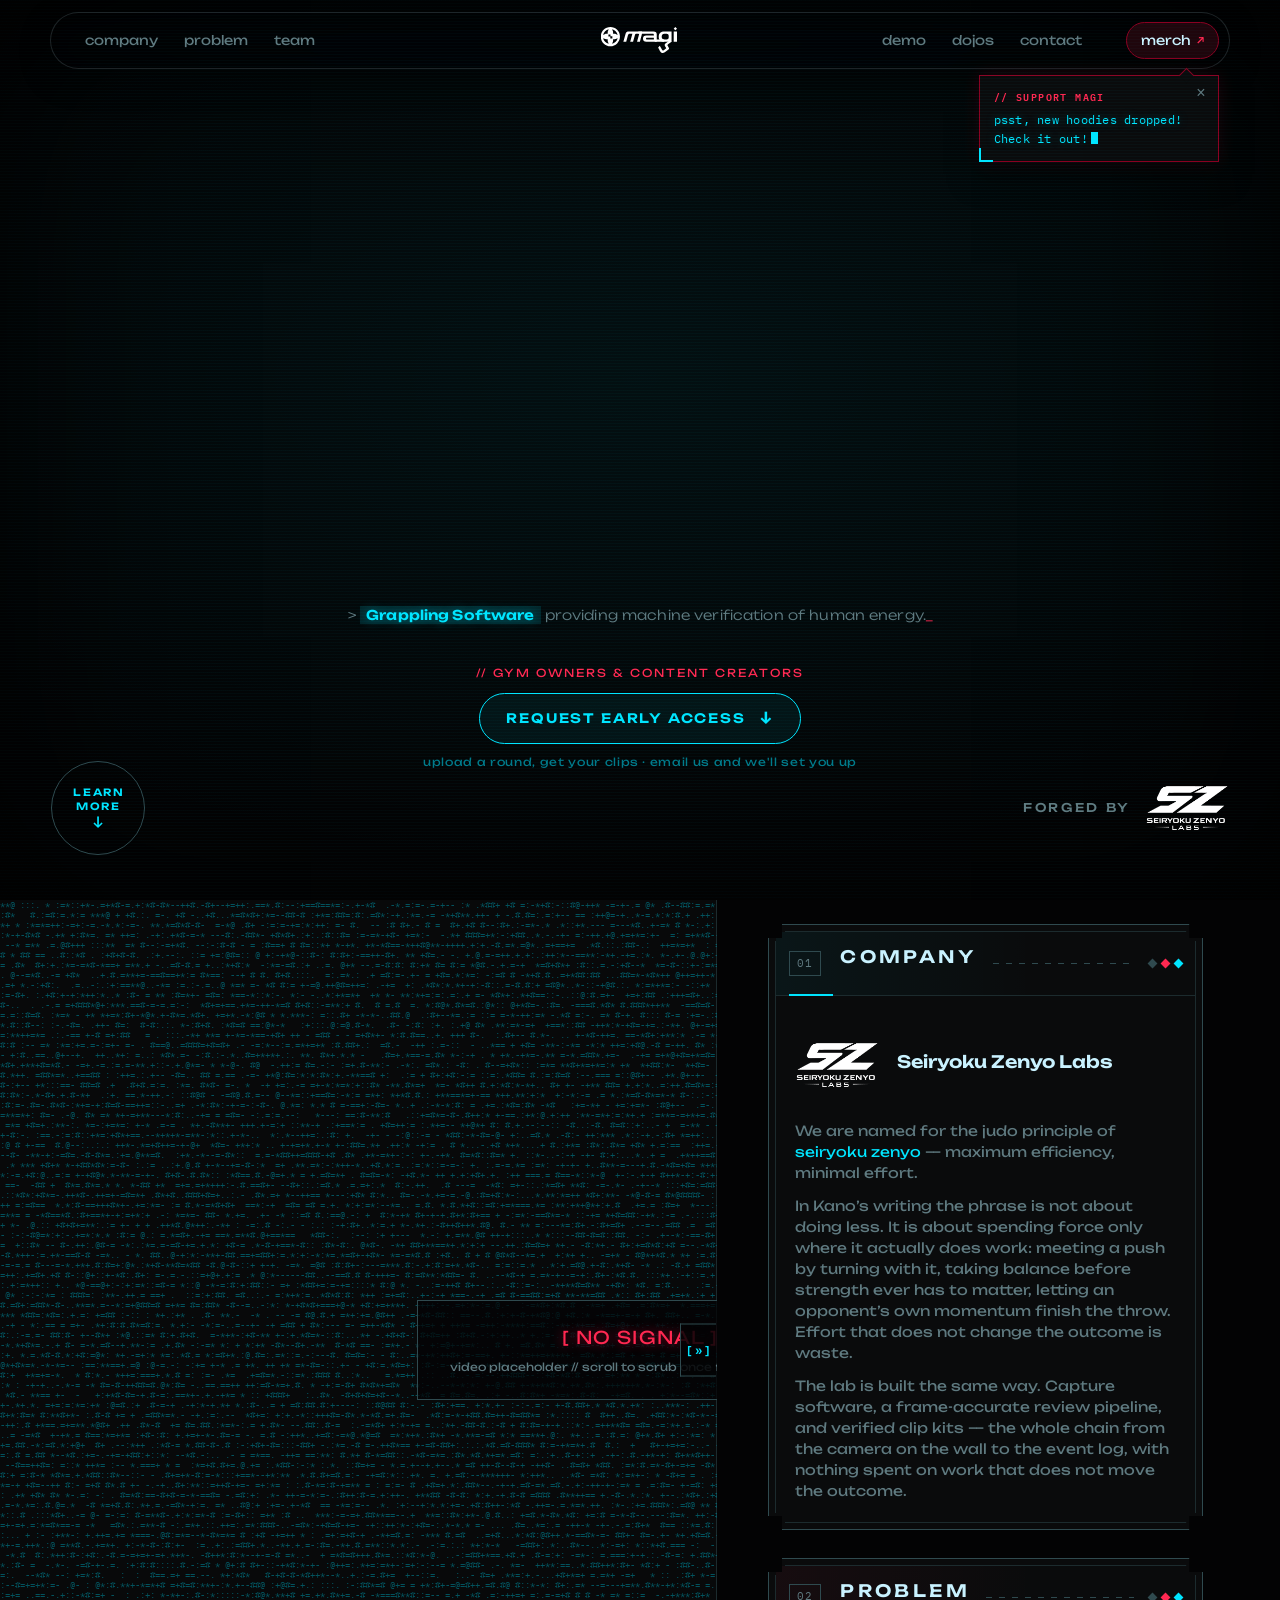
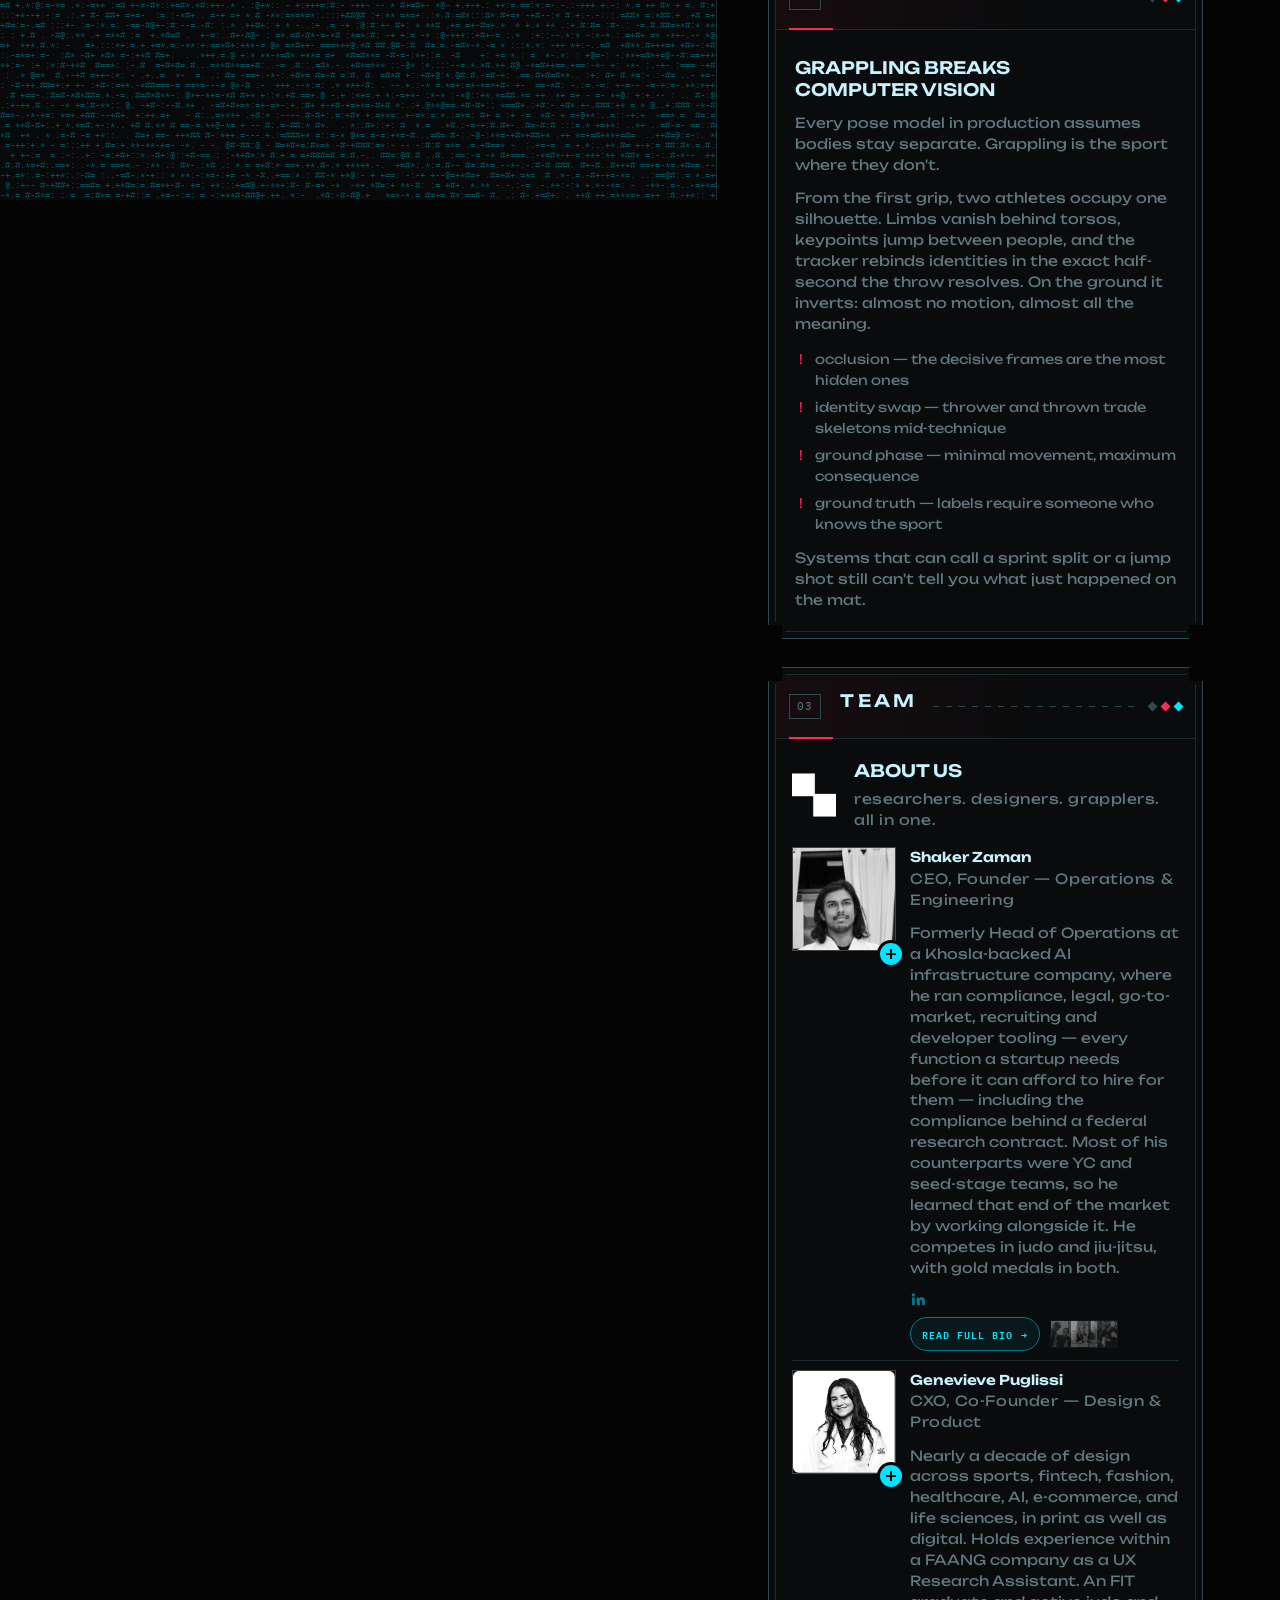
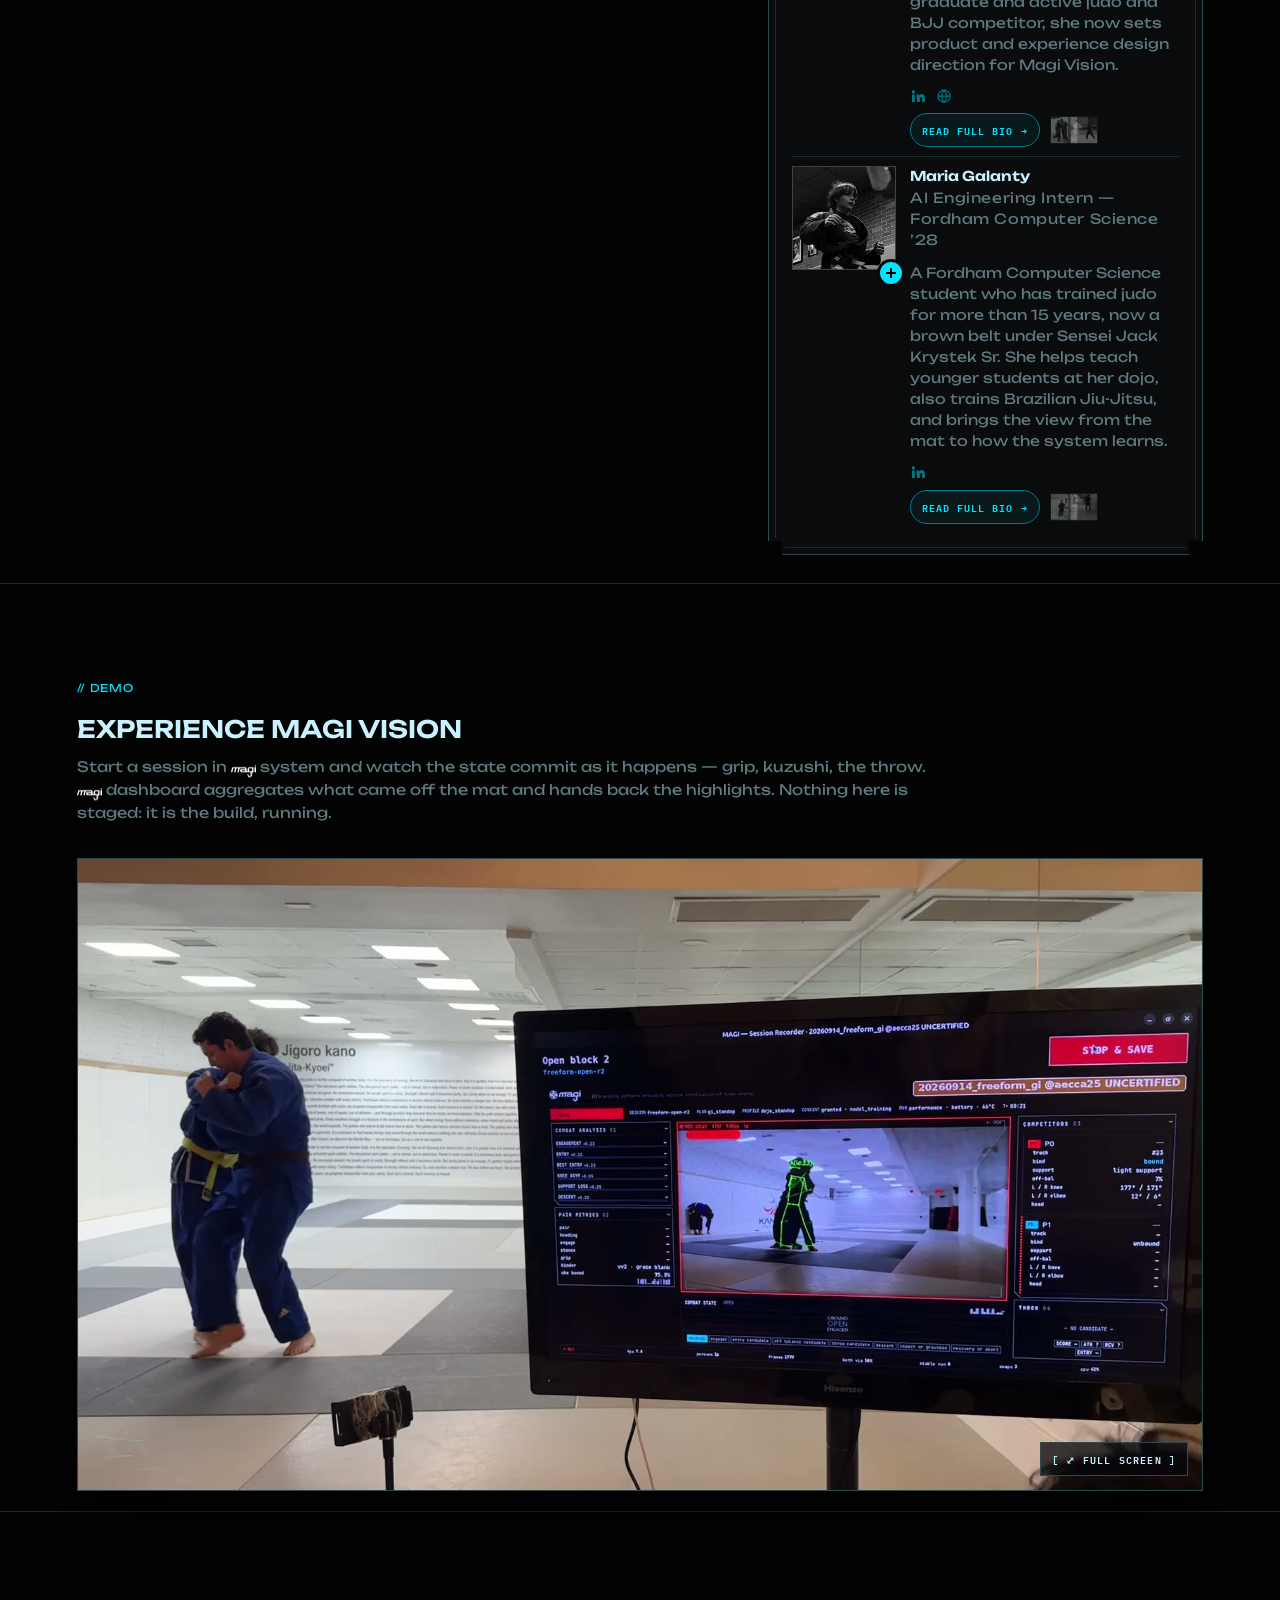
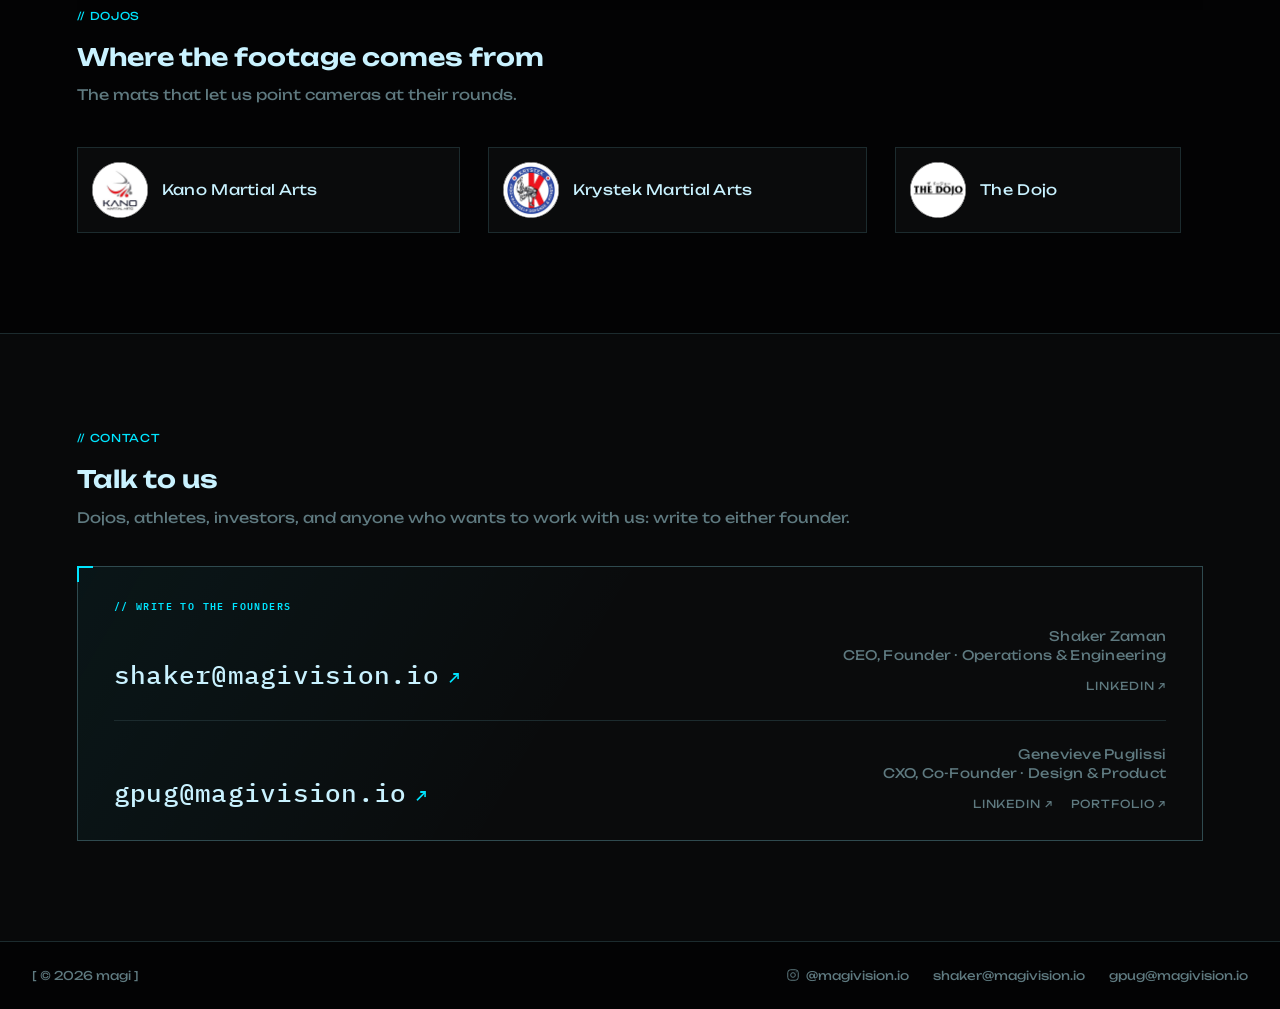
<file: index.html>
<!DOCTYPE html>
<html lang="en">
<head>
<meta charset="UTF-8">
<meta name="viewport" content="width=device-width, initial-scale=1.0">
<title>magi</title>
<!-- The liquid-metal magi pentacle on a dark disc (from magi_social/pfp).
     ?v= busts the browser's favicon cache when it changes. -->
<link rel="icon" href="/favicon.ico?v=20261118" sizes="any">
<link rel="icon" href="assets/img/favicon/favicon-32.png?v=20261118" sizes="32x32" type="image/png">
<link rel="icon" href="assets/img/favicon/favicon-192.png?v=20261118" sizes="192x192" type="image/png">
<link rel="apple-touch-icon" href="assets/img/favicon/apple-touch-icon.png?v=20261118">
<meta name="description" content="See clearly. Move simply. Waste nothing.">
<meta property="og:type" content="website">
<meta property="og:site_name" content="Magi Vision">
<meta property="og:title" content="Magi Vision">
<meta property="og:description" content="See clearly. Move simply. Waste nothing.">
<meta property="og:url" content="https://magivision.io/">
<meta property="og:image" content="https://magivision.io/assets/img/og/magi-og.png?v=20261124b">
<meta property="og:image:width" content="1200">
<meta property="og:image:height" content="630">
<meta property="og:image:alt" content="Liquid metal magi pentacle. See clearly. Move simply. Waste nothing.">
<meta name="twitter:card" content="summary_large_image">
<meta name="twitter:title" content="Magi Vision">
<meta name="twitter:description" content="See clearly. Move simply. Waste nothing.">
<meta name="twitter:image" content="https://magivision.io/assets/img/og/magi-og.png?v=20261124b">
<link rel="preconnect" href="https://fonts.googleapis.com">
<link rel="preconnect" href="https://fonts.gstatic.com" crossorigin>
<link href="https://fonts.googleapis.com/css2?family=IBM+Plex+Mono:wght@400;500;600;700&display=swap" rel="stylesheet">
<link rel="stylesheet" href="css/style.css?v=20261122a">
<link rel="stylesheet" href="css/header-pill.css?v=20261122a">
</head>
<body>

<div class="crt-overlay" aria-hidden="true"></div>
<svg class="filter-defs" aria-hidden="true" focusable="false" width="0" height="0">
  <filter id="fisheye" x="0" y="0" width="100%" height="100%" color-interpolation-filters="sRGB">
    <feImage href="assets/img/fisheye-map.png" preserveAspectRatio="none"
             x="0" y="0" width="100%" height="100%" result="map"/>
    <feDisplacementMap in="SourceGraphic" in2="map" scale="25"
                       xChannelSelector="R" yChannelSelector="G"/>
  </filter>
</svg>

<header class="site-header" id="site-header">
  <a class="logo" href="#top" aria-label="magi — top">
    <img class="logo-lockup" src="assets/img/magi-lockup-v3.svg" alt="magi">
  </a>
  <button class="nav-toggle" id="nav-toggle" type="button"
          aria-expanded="false" aria-controls="site-nav" aria-label="Open menu">
    <span aria-hidden="true"></span><span aria-hidden="true"></span><span aria-hidden="true"></span>
  </button>
  <nav class="site-nav" id="site-nav">
    <a href="#company">company</a>
    <a href="#problem">problem</a>
    <a href="#team">team</a>
    <a href="#demo">demo</a>
    <a href="#dojos">dojos</a>
    <a href="#contact">contact</a>
  </nav>
  <!-- Merch sits apart from the section links: it is another page, not a
       place on this one, and it carries the support callout. -->
  <div class="nav-merch">
    <a class="merch-link" href="shop">merch <span aria-hidden="true">&nearr;</span></a>
    <div class="merch-cta" id="merch-cta" role="note">
      <a class="merch-cta-link" href="shop#zip-up">
        <span class="merch-cta-kicker">// support magi</span>
        <span class="merch-cta-text">psst, new hoodies dropped!<br>Check it out!<i class="merch-cta-cursor" aria-hidden="true"></i></span>
      </a>
      <button class="merch-cta-close" id="merch-cta-close" type="button" aria-label="Dismiss">&times;</button>
    </div>
  </div>
</header>

<main>

  <section class="hero" id="top" data-header-tone="glass">

    <!-- Background. The CRT loader video is gone: it sat dead centre, which is
         where the wordmark belongs, and a looping video competing with the
         lockup is what pushed the lockup into a corner in the first place.
         Diamonds drift up in its place — the same mark the HUD uses for a
         committed state, so the field is built from the product's own
         vocabulary. Populated by main.js. -->
    <div class="hero-field" aria-hidden="true">
      <div class="hero-diamonds" id="hero-diamonds"></div>
      <div class="hero-scanlines"></div>
      <div class="hero-glare"></div>
    </div>

    <!-- The wordmark, centred. The liquid-metal lockup carries both the mark
         and the letterforms, so there is no typed `magi` any more. -->
    <div class="hero-stack">
    <h1 class="hero-title">
      <span class="visually-hidden">magi</span>
      <!-- The lockup is a VIDEO so the liquid metal actually moves. The source
           is H.264, which has no alpha, and its background is light grey — the
           inverse of this site. It is keyed out in CSS rather than in the file:
           invert flips the grey to near-black and the dark logo to bright,
           contrast crushes what is left of the background to true black, and
           `mix-blend-mode: screen` makes true black contribute nothing. See
           .hero-mark in style.css. -->
      <video class="hero-mark" id="hero-mark" autoplay muted loop playsinline
             preload="auto" aria-hidden="true" width="2880" height="1080">
        <source src="assets/video/magi-liquid-metal.mp4" type="video/mp4">
      </video>
      <!-- Touch only: the frames are keyed and drawn here instead, because the
           CSS knockout depends on mix-blend-mode. See keyedCanvas() in main.js. -->
      <canvas class="hero-mark-canvas" id="hero-mark-canvas" aria-hidden="true"></canvas>
      <!-- Touch fallback: a pre-keyed still of the mark, shown only if the clip
           never yields a usable frame. See heroMark() in main.js. -->
      <img class="hero-mark-still" src="assets/img/magi-mark-still.png" alt="" aria-hidden="true" width="1440" height="540">
    </h1>

      <!-- Directly under the lockup and centred on it, so the claim reads as
           the lockup's own caption rather than as unrelated corner copy.
           main.js types it out once the page has loaded. -->
      <p class="hero-sub" id="hero-sub">&gt; <span class="hl">Grappling Software</span> providing machine verification of human energy.<span class="cursor">_</span></p>
      <!-- Call to action v1 (2026-11-06): early access by email; scripts/cta_v2_switch.sh swaps in the app link -->
      <div class="try-cta" id="try-cta">
        <span class="try-cta-kicker">// gym owners &amp; content creators</span>
        <a class="try-cta-btn" href="#contact">
          <span class="try-cta-text">REQUEST EARLY ACCESS</span>
          <span class="try-cta-arrow" aria-hidden="true">&darr;</span>
        </a>
        <span class="try-cta-note">upload a round, get your clips &middot; email us and we'll set you up</span>
      </div>
    </div>

    <!-- One baseline across the foot of the hero: the entry point on the left,
         the attribution on the right, sharing a horizontal line. -->
    <div class="hero-baseline">
      <a class="cta-dot" href="#company" aria-label="Learn more — scroll to the story">
        <span class="cta-dot-label">LEARN<br>MORE</span>
        <span class="cta-dot-arrow" aria-hidden="true">&darr;</span>
      </a>

      <div class="forged-by hero-forged">
        <span class="forged-by-text">Forged by</span>
        <img class="sz-logo" src="assets/img/sz-labs-logo.png" alt="SZ Labs">
      </div>
    </div>

  </section>

  <section class="deck-section" id="deck" data-header-tone="blue">

    <div class="video-bg-wrap" id="video-bg-wrap">
      <video class="bg-video" id="bg-video" muted playsinline preload="auto">
        <source src="assets/video/throw_asset_no_bg.mp4" type="video/mp4">
      </video>
      <!-- Every device: the video element is painted into this canvas instead
           of being composited itself, because `screen` let the ascii field show
           through the clip's dark areas. See deckBackdrop() in main.js. -->
      <canvas class="bg-canvas" id="bg-canvas" aria-hidden="true"></canvas>
      <!-- Touch fallback: a keyed still of the throw, shown only if the clip
           never decodes (Low Power Mode, Data Saver). See deckBackdrop(). -->
      <img class="bg-still" src="assets/img/throw-still.png" alt="" aria-hidden="true" loading="lazy">
      <button class="deck-toggle" id="deck-toggle" type="button" aria-expanded="true" aria-controls="cards-col">[ &raquo; ]</button>
      <div class="video-cursor" id="video-cursor" aria-hidden="true">UCHI-MATA!</div>
      <div class="video-placeholder" id="video-placeholder">
        <pre class="ascii-static" id="ascii-static" aria-hidden="true"></pre>
        <div class="signal-box">
          <span class="placeholder-label">[ NO SIGNAL ]</span>
          <span class="placeholder-sub">video placeholder // scroll to scrub once footage is added</span>
        </div>
      </div>
    </div>

    <div class="cards-col" id="cards-col">

      <div class="card-slot">
        <article class="deck-card" id="company">
          <header class="card-head accent-blue">
            <span class="card-idx">01</span>
            <h2 class="card-name">COMPANY</h2>
            <span class="card-rail" aria-hidden="true"></span>
            <span class="card-marks" aria-hidden="true"><i></i><i></i><i></i></span>
          </header>
          <div class="term-body">
            <div class="company-mark">
              <img class="pentacle sz-mark" src="assets/img/sz-labs-logo.png" alt="SZ Labs">
              <div class="company-mark-text">
                <h2>Seiryoku Zenyo Labs</h2>
              </div>
            </div>
            <p>We are named for the judo principle of <em>seiryoku zenyo</em> &mdash; maximum efficiency, minimal effort.</p>
            <p>In Kano&rsquo;s writing the phrase is not about doing less. It is about spending force only where it actually does work: meeting a push by turning with it, taking balance before strength ever has to matter, letting an opponent&rsquo;s own momentum finish the throw. Effort that does not change the outcome is waste.</p>
            <p>The lab is built the same way. Capture software, a frame-accurate review pipeline, and verified clip kits &mdash; the whole chain from the camera on the wall to the event log, with nothing spent on work that does not move the outcome.</p>
          </div>
        </article>
      </div>

      <div class="card-slot">
        <article class="deck-card" id="problem">
          <header class="card-head accent-red">
            <span class="card-idx">02</span>
            <h2 class="card-name">PROBLEM</h2>
            <span class="card-rail" aria-hidden="true"></span>
            <span class="card-marks" aria-hidden="true"><i></i><i></i><i></i></span>
          </header>
          <div class="term-body">
            <h2>GRAPPLING BREAKS<br>COMPUTER VISION</h2>
            <p>Every pose model in production assumes bodies stay separate. Grappling is the sport where they don't.</p>
            <p>From the first grip, two athletes occupy one silhouette. Limbs vanish behind torsos, keypoints jump between people, and the tracker rebinds identities in the exact half-second the throw resolves. On the ground it inverts: almost no motion, almost all the meaning.</p>
            <ul class="fail-list">
              <li>occlusion &mdash; the decisive frames are the most hidden ones</li>
              <li>identity swap &mdash; thrower and thrown trade skeletons mid-technique</li>
              <li>ground phase &mdash; minimal movement, maximum consequence</li>
              <li>ground truth &mdash; labels require someone who knows the sport</li>
            </ul>
            <p>Systems that can call a sprint split or a jump shot still can't tell you what just happened on the mat.</p>
          </div>
        </article>
      </div>

      <div class="card-slot">
        <article class="deck-card" id="team">
          <header class="card-head accent-red">
            <span class="card-idx">03</span>
            <h2 class="card-name">TEAM</h2>
            <span class="card-rail" aria-hidden="true"></span>
            <span class="card-marks" aria-hidden="true"><i></i><i></i><i></i></span>
          </header>
          <div class="term-body">
            <div class="company-mark">
              <img class="pentacle" src="assets/img/ajam-white.png" alt="AJAM mark">
              <div class="company-mark-text">
                <h2>ABOUT US</h2>
                <p class="mark-sub">researchers. designers. grapplers. all in one.</p>
              </div>
            </div>
            <ul class="team-list">
              <li class="member">
                <span class="member-shot-wrap"><img class="member-shot" src="assets/img/shaker.jpg" alt="Shaker Zaman"></span>
                <div class="member-text">
                  <h3>Shaker Zaman</h3>
                  <p class="member-role">CEO, Founder &mdash; Operations &amp; Engineering</p>
                  <p class="member-bio">Formerly Head of Operations at a Khosla-backed AI infrastructure company, where he ran compliance, legal, go-to-market, recruiting and developer tooling &mdash; every function a startup needs before it can afford to hire for them &mdash; including the compliance behind a federal research contract. Most of his counterparts were YC and seed-stage teams, so he learned that end of the market by working alongside it. He competes in judo and jiu-jitsu, with gold medals in both.</p>
                  <p class="member-links">
                    <a href="https://www.linkedin.com/in/shaker-zaman-a8656416b/" target="_blank" rel="noopener" aria-label="Shaker Zaman LinkedIn" title="LinkedIn"><svg viewBox="0 0 24 24" aria-hidden="true"><path d="M4.98 3.5a2.5 2.5 0 1 1 0 5 2.5 2.5 0 0 1 0-5zM3 9.75h4v11H3zM9.5 9.75h3.83v1.5h.05c.53-1 1.84-2.06 3.79-2.06 4.05 0 4.8 2.67 4.8 6.13v5.43h-4v-4.82c0-1.15-.02-2.63-1.6-2.63-1.6 0-1.85 1.25-1.85 2.55v4.9h-4z"/></svg></a>
                  </p>
                  <button class="member-open" type="button" aria-haspopup="dialog">Read full bio <span class="member-open-arrow" aria-hidden="true">&rarr;</span></button>
                  <template class="member-more">
                    <p>Shaker Zaman was Head of Operations at a Khosla-backed AI infrastructure company, where he held compliance, legal, go-to-market, recruiting and developer tooling at the same time &mdash; every function a startup needs before it can afford to hire someone to run them. That included the administrative and compliance work behind a federal research contract, and a daily counterpart list made up mostly of YC and seed-stage teams, which is how he came to know that end of the market: by working alongside it rather than studying it.</p>
                    <p>At Magi Vision he is founder and engineer at once. He builds the capture and analysis system the team runs on capture days and trains and competes in the sport it is built for, with gold medals in judo and jiu-jitsu.</p>
                    <ul class="bio-gallery">
                      <li><img src="assets/img/team/shaker-stleger-torres.jpg" alt="Shaker Zaman with Garry St. Leger and JT Torres" loading="lazy"><p class="bio-gallery-caption">With Garry St. Leger and ADCC World Champion JT Torres</p></li>
                      <li><img src="assets/img/team/shaker-imanari.jpg" alt="Shaker Zaman seated on the mat with Masakazu Imanari and a training partner under the Imanari Jiu-Jitsu logo" loading="lazy"><p class="bio-gallery-caption">With Masakazu Imanari</p></li>
                      <li><img src="assets/img/team/shaker-zahabi.jpg" alt="Shaker Zaman with Firas Zahabi at Tristar Gym" loading="lazy"><p class="bio-gallery-caption">With Firas Zahabi at Tristar Gym</p></li>
                    </ul>
                  </template>
                </div>
              </li>
              <li class="member">
                <span class="member-shot-wrap"><img class="member-shot" src="assets/img/genevieve.png" alt="Genevieve Puglissi"></span>
                <div class="member-text">
                  <h3>Genevieve Puglissi</h3>
                  <p class="member-role">CXO, Co-Founder &mdash; Design &amp; Product</p>
                  <p class="member-bio">Nearly a decade of design across sports, fintech, fashion, healthcare, AI, e-commerce, and life sciences, in print as well as digital. Holds experience within a FAANG company as a UX Research Assistant. An FIT graduate and active judo and BJJ competitor, she now sets product and experience design direction for Magi Vision.</p>
                  <p class="member-links">
                    <a href="https://www.linkedin.com/in/gen-pug/" target="_blank" rel="noopener" aria-label="Genevieve Puglissi LinkedIn" title="LinkedIn"><svg viewBox="0 0 24 24" aria-hidden="true"><path d="M4.98 3.5a2.5 2.5 0 1 1 0 5 2.5 2.5 0 0 1 0-5zM3 9.75h4v11H3zM9.5 9.75h3.83v1.5h.05c.53-1 1.84-2.06 3.79-2.06 4.05 0 4.8 2.67 4.8 6.13v5.43h-4v-4.82c0-1.15-.02-2.63-1.6-2.63-1.6 0-1.85 1.25-1.85 2.55v4.9h-4z"/></svg></a>
                    <a href="https://www.gen-pug.com/" target="_blank" rel="noopener" aria-label="Genevieve Puglissi Portfolio" title="Portfolio"><svg viewBox="0 0 24 24" aria-hidden="true" fill="none" stroke="currentColor" stroke-width="1.6"><circle cx="12" cy="12" r="9"/><path d="M3 12h18M12 3c2.5 2.6 3.8 5.6 3.8 9s-1.3 6.4-3.8 9c-2.5-2.6-3.8-5.6-3.8-9S9.5 5.6 12 3z"/></svg></a>
                  </p>
                  <button class="member-open" type="button" aria-haspopup="dialog">Read full bio <span class="member-open-arrow" aria-hidden="true">&rarr;</span></button>
                  <template class="member-more">
                    <p>Genevieve Puglissi has nearly a decade of design experience under her belt, spanning sports, fintech, fashion, healthcare, artificial intelligence, e-commerce, and life sciences. She has worked across print as well as digital mediums, within agencies used to high-pressure environments. She graduated from the Fashion Institute of Technology in 2024 with a BFA in Advertising &amp; Digital Design, a double minor in Creative Technology and Art History, and an AAS in Communication Design. She holds experience within a FAANG company as a UX Research Assistant.</p>
                    <p>She is an active competitor in judo and Brazilian Jiu-Jitsu, as well as an avid weightlifter. With a skill set accumulated across industries and roles, she is now creating something for a community she is part of &mdash; something that is not only beautiful, but also usable.</p>
                    <p>At Magi Vision, she sets product and experience design direction across the full team, designing across both hardware and software: the physical unit, how it mounts and sits in a gym, and the software coaches and athletes use. She owns the product surface &mdash; the capture software an operator runs and how the system reads from the mat side &mdash; and builds and presents the deck that goes in front of investors. She designs the operator HUD hands-on, iterating against the live build rather than static mocks, and runs the capture software herself on capture days.</p>
                    <p>She is also the bridge between engineering and design on the magi system. She works to understand emerging technologies well enough to put them to use, connecting Claude with the Tkinter interface so that what the operator sees is read truthfully from Shaker&rsquo;s engineering rather than approximated in a mock.</p>
                    <a class="bio-cta" href="https://www.gen-pug.com/magi-vision-case-study" target="_blank" rel="noopener">
                      <span class="bio-cta-text"><span class="bio-cta-kicker">Case study</span>See how magi went from 0 to 1, built alongside Shaker and Maria</span>
                      <span class="bio-cta-arrow" aria-hidden="true">&nearr;</span>
                    </a>
                    <ul class="bio-gallery">
                      <li><img src="assets/img/team/genevieve-clarisse.jpg" alt="Genevieve Puglissi and Clarisse holding medals in front of the Kano Martial Arts wall" loading="lazy"><p class="bio-gallery-caption">With Clarisse at Kano Martial Arts</p></li>
                      <li><img src="assets/img/team/genevieve-1.jpg" alt="Genevieve Puglissi in a blue gi, squaring off with an opponent at a judo tournament" loading="lazy"><p class="bio-gallery-caption">Squaring off at a judo tournament</p></li>
                    </ul>
                  </template>
                </div>
              </li>
              <li class="member">
                <span class="member-shot-wrap"><img class="member-shot" src="assets/img/maria.jpg" alt="Maria Galanty"></span>
                <div class="member-text">
                  <h3>Maria Galanty</h3>
                  <p class="member-role">AI Engineering Intern &mdash; Fordham Computer Science &rsquo;28</p>
                  <p class="member-bio">A Fordham Computer Science student who has trained judo for more than 15 years, now a brown belt under Sensei Jack Krystek Sr. She helps teach younger students at her dojo, also trains Brazilian Jiu-Jitsu, and brings the view from the mat to how the system learns.</p>
                  <p class="member-links">
                    <a href="https://www.linkedin.com/in/maria-galanty-187b3a275/" target="_blank" rel="noopener" aria-label="Maria Galanty LinkedIn" title="LinkedIn"><svg viewBox="0 0 24 24" aria-hidden="true"><path d="M4.98 3.5a2.5 2.5 0 1 1 0 5 2.5 2.5 0 0 1 0-5zM3 9.75h4v11H3zM9.5 9.75h3.83v1.5h.05c.53-1 1.84-2.06 3.79-2.06 4.05 0 4.8 2.67 4.8 6.13v5.43h-4v-4.82c0-1.15-.02-2.63-1.6-2.63-1.6 0-1.85 1.25-1.85 2.55v4.9h-4z"/></svg></a>
                  </p>
                  <button class="member-open" type="button" aria-haspopup="dialog">Read full bio <span class="member-open-arrow" aria-hidden="true">&rarr;</span></button>
                  <template class="member-more">
                    <p>Maria Galanty is a Computer Science student at Fordham University, but a huge part of who she is has always been shaped by judo. She started training when she was about four years old, and more than 15 years later, it is still one of the most important parts of her life. She is currently a brown belt under Sensei Jack Krystek Sr., helps teach younger students at her dojo, and continues to train and learn as much as she can. Judo has given her so much over the years, and one of the things she cares about most now is being able to give back to the same community that helped shape her. Teaching younger students and helping them grow in the sport has become just as meaningful to her as her own progress. She also trains in Brazilian Jiu-Jitsu, which has given her an even broader appreciation for grappling, movement, and the small technical details that can completely change what happens in a match.</p>
                    <p>That background is a big part of what brought her to Magi Vision. She has always loved understanding why things work, whether that means breaking down a judo technique, recognizing patterns in a match, or figuring out how technology can better understand human movement. At Magi Vision, she gets to bring those two sides of herself together.</p>
                    <p>What excites her most about the team&rsquo;s work is that she understands the sport not just from data or video, but from years of actually being on the mat. She knows what it feels like to train, teach, get thrown, make mistakes, and improve. Being able to take that experience and help teach an AI system how to understand what is happening feels incredibly meaningful to her.</p>
                    <p>She sees her role as a bridge between the athlete and the technology. She wants to help build tools that respect the complexity of sports and the people and communities behind them. For her, technology is most exciting when it helps people see things they could not see before, understand their performance more deeply, and continue getting better at something they care about.</p>
                    <ul class="bio-gallery">
                      <li><img src="assets/img/team/maria-basile.jpg" alt="Maria Galanty in a blue gi beside Fabio Basile in a white gi at Kano Martial Arts" loading="lazy"><p class="bio-gallery-caption">With Rio 2016 Olympic gold medallist Fabio Basile</p></li>
                      <li><video src="assets/video/maria-krystek.mp4" poster="assets/img/team/maria-krystek-poster.jpg" muted loop playsinline autoplay preload="none" aria-label="Maria Galanty throwing a partner during randori at Krystek Martial Arts"></video><p class="bio-gallery-caption">Randori at Krystek Martial Arts</p></li>
                    </ul>
                  </template>
                </div>
              </li>
            </ul>
          </div>
        </article>
      </div>

    </div>

  </section>

  <section class="demo" id="demo" data-header-tone="ink">
    <div class="demo-head">
      <span class="card-tag tag-blue">// DEMO</span>
      <h2>EXPERIENCE MAGI VISION</h2>
      <p>Start a session in <img class="wm" src="assets/img/magi-wordmark-white.png" alt="magi"> system and watch the state commit as it
        happens &mdash; grip, kuzushi, the throw. <img class="wm" src="assets/img/magi-wordmark-white.png" alt="magi"> dashboard aggregates what came
        off the mat and hands back the highlights. Nothing here is staged: it is the build,
        running.</p>
    </div>

    <div class="demo-frame" id="demo-frame">
      <video class="demo-video" autoplay muted loop playsinline preload="metadata"
             poster="assets/img/magi-demo-poster.jpg" width="1600" height="900"
             aria-label="magi running on a monitor beside the mat, analysing a live judo round">
        <source src="assets/video/magi-demo.mp4" type="video/mp4">
      </video>
      <!-- Opens the demo in #demo-lightbox. The whole frame is the target; the
           chip is the visible cue. -->
      <button class="demo-expand" id="demo-expand" type="button" aria-haspopup="dialog" aria-label="Watch the demo full screen">
        <span class="demo-expand-chip" aria-hidden="true">[ &#10530; full screen ]</span>
      </button>
    </div>

  </section>

  <section class="dojos" id="dojos" data-header-tone="panel">
    <div class="dojos-head">
      <span class="card-tag tag-blue">// DOJOS</span>
      <h2>Where the footage comes from</h2>
      <p>The mats that let us point cameras at their rounds.</p>
    </div>
    <ul class="dojo-row">
      <li class="dojo">
        <a href="https://kanomartialartsnyc.com/" target="_blank" rel="noopener noreferrer">
          <span class="dojo-badge"><img src="assets/img/kano.png" alt="Kano Martial Arts"></span>
          <span class="dojo-name">Kano Martial Arts</span>
          <span class="dojo-loc">Manhattan, NY</span>
        </a>
      </li>
      <li class="dojo">
        <a href="https://krystekjudo.com/" target="_blank" rel="noopener noreferrer">
          <span class="dojo-badge"><img src="assets/img/krystek.png" alt="Krystek Martial Arts"></span>
          <span class="dojo-name">Krystek Martial Arts</span>
          <span class="dojo-loc">Queens, NY</span>
        </a>
      </li>
      <li class="dojo">
        <a href="https://www.thedojonyc.com/" target="_blank" rel="noopener noreferrer">
          <span class="dojo-badge"><img src="assets/img/thedojo.png" alt="The Dojo"></span>
          <span class="dojo-name">The Dojo</span>
          <span class="dojo-loc">Brooklyn, NY</span>
        </a>
      </li>
    </ul>
  </section>

  <section class="contact" id="contact" data-header-tone="panel">
    <div class="contact-head">
      <span class="card-tag tag-blue">// CONTACT</span>
      <h2>Talk to us</h2>
      <p>Dojos, athletes, investors, and anyone who wants to work with us: write to either founder.</p>
    </div>
    <div class="contact-card">
      <span class="contact-kicker">// WRITE TO THE FOUNDERS</span>
      <div class="contact-row">
        <div class="contact-main">
          <a class="contact-mail" href="mailto:shaker@magivision.io">shaker@magivision.io<span class="contact-mail-arrow" aria-hidden="true">&nearr;</span></a>
        </div>
        <div class="contact-side">
          <p class="contact-meta">Shaker Zaman<br>CEO, Founder &middot; Operations &amp; Engineering</p>
          <p class="contact-links"><a href="https://www.linkedin.com/in/shaker-zaman-a8656416b/" target="_blank" rel="noopener">LinkedIn &nearr;</a></p>
        </div>
      </div>
      <hr class="contact-rule">
      <div class="contact-row">
        <div class="contact-main">
          <a class="contact-mail" href="mailto:gpug@magivision.io">gpug@magivision.io<span class="contact-mail-arrow" aria-hidden="true">&nearr;</span></a>
        </div>
        <div class="contact-side">
          <p class="contact-meta">Genevieve Puglissi<br>CXO, Co-Founder &middot; Design &amp; Product</p>
          <p class="contact-links"><a href="https://www.linkedin.com/in/gen-pug/" target="_blank" rel="noopener">LinkedIn &nearr;</a> <a href="https://www.gen-pug.com/" target="_blank" rel="noopener">Portfolio &nearr;</a></p>
        </div>
      </div>
    </div>
  </section>

</main>

<footer class="site-footer" data-header-tone="ink">
  <span>[ © <span id="year"></span> magi ]</span>
  <span class="footer-links"><a class="footer-ig" href="https://www.instagram.com/magivision.io/" target="_blank" rel="noopener" aria-label="Magi Vision on Instagram"><svg class="ig-icon" viewBox="0 0 24 24" aria-hidden="true" fill="none" stroke="currentColor" stroke-width="1.7"><rect x="3" y="3" width="18" height="18" rx="5"/><circle cx="12" cy="12" r="4"/><circle cx="17.4" cy="6.6" r="0.9" fill="currentColor" stroke="none"/></svg>@magivision.io</a><a href="mailto:shaker@magivision.io">shaker@magivision.io</a><a href="mailto:gpug@magivision.io">gpug@magivision.io</a></span>
</footer>

<!-- Team bios. One dialog, filled from whichever member was opened: the photo,
     name, role, card bio and links are cloned from the card itself, and the
     longer bio and gallery come from that member's <template class="member-more">.
     Edit the templates in the team card, not this. -->
<dialog class="bio-dialog" id="bio-dialog" aria-labelledby="bio-name">
  <div class="bio-card">
    <div class="bio-bar">
      <span class="bio-count" id="bio-count">01 / 03</span>
      <div class="bio-nav">
        <button class="bio-step" id="bio-prev" type="button" aria-label="Previous team member">&larr;</button>
        <button class="bio-step" id="bio-next" type="button" aria-label="Next team member">&rarr;</button>
        <button class="bio-close" id="bio-close" type="button" aria-label="Close">&times;</button>
      </div>
    </div>
    <div class="bio-scroll" id="bio-body"></div>
  </div>
</dialog>

<!-- The demo, large. Its <video> gets its src only when opened, so the page
     never downloads the clip twice, and it has controls so it can be paused,
     scrubbed, or taken fully full screen from there. -->
<dialog class="demo-lightbox" id="demo-lightbox" aria-label="magi demo">
  <div class="demo-lightbox-card">
    <button class="bio-close demo-lightbox-close" id="demo-lightbox-close" type="button" aria-label="Close">&times;</button>
    <video class="demo-lightbox-video" id="demo-lightbox-video" muted loop playsinline controls preload="none"
           poster="assets/img/magi-demo-poster.jpg"
           aria-label="magi running on a monitor beside the mat, analysing a live judo round"></video>
  </div>
</dialog>

<script src="js/main.js?v=20261119c"></script>
<script src="js/header-pill.js?v=20260927b"></script>
</body>
</html>
</file>
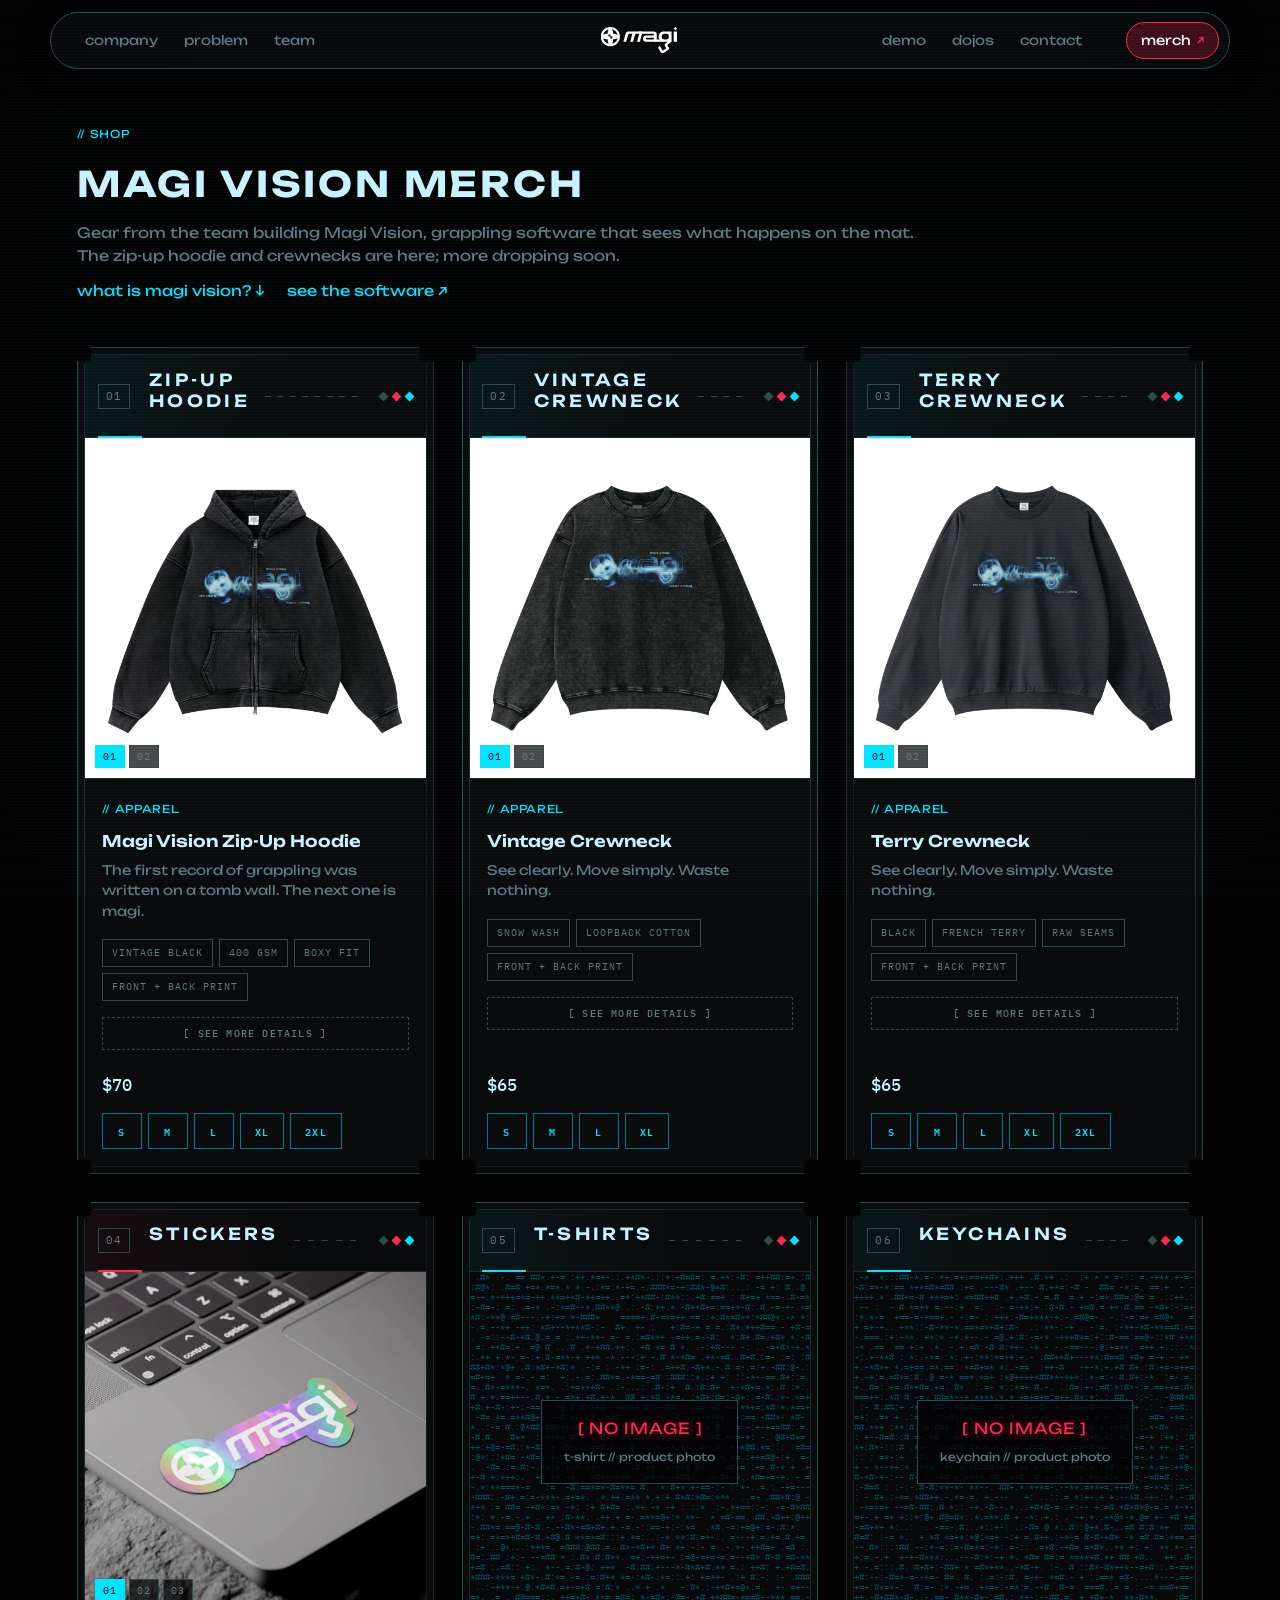
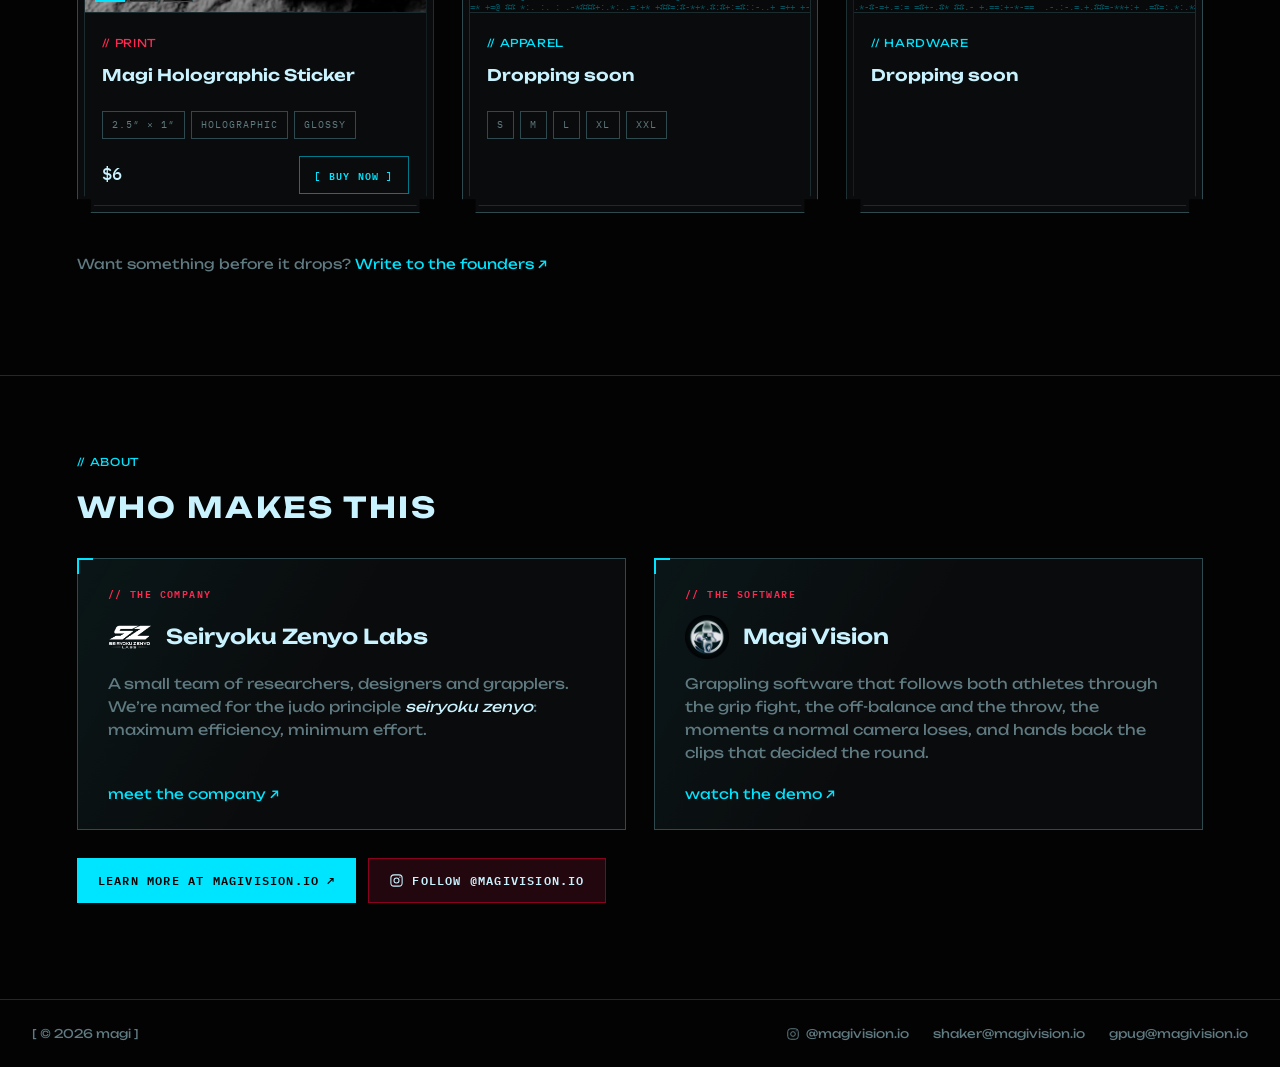
<file: shop.html>
<!DOCTYPE html>
<html lang="en">
<head>
<meta charset="UTF-8">
<meta name="viewport" content="width=device-width, initial-scale=1.0">
<title>magi — shop</title>
<link rel="icon" href="/favicon.ico?v=20261118" sizes="any">
<link rel="icon" href="assets/img/favicon/favicon-32.png?v=20261118" sizes="32x32" type="image/png">
<link rel="icon" href="assets/img/favicon/favicon-192.png?v=20261118" sizes="192x192" type="image/png">
<link rel="apple-touch-icon" href="assets/img/favicon/apple-touch-icon.png?v=20261118">
<link rel="canonical" href="https://magivision.io/shop">
<meta name="description" content="Merch from Magi Vision, grappling software by Seiryoku Zenyo Labs: zip-up hoodie, crewnecks and holographic stickers.">
<meta property="og:type" content="website">
<meta property="og:site_name" content="Magi Vision">
<meta property="og:title" content="Magi Vision — Shop">
<meta property="og:description" content="See clearly. Move simply. Waste nothing.">
<meta property="og:url" content="https://magivision.io/shop">
<meta property="og:image" content="https://magivision.io/assets/img/og/magi-og.png?v=20261124b">
<meta property="og:image:width" content="1200">
<meta property="og:image:height" content="630">
<meta property="og:image:alt" content="Liquid metal magi pentacle. See clearly. Move simply. Waste nothing.">
<meta name="twitter:card" content="summary_large_image">
<meta name="twitter:title" content="Magi Vision — Shop">
<meta name="twitter:description" content="See clearly. Move simply. Waste nothing.">
<meta name="twitter:image" content="https://magivision.io/assets/img/og/magi-og.png?v=20261124b">
<link rel="preconnect" href="https://fonts.googleapis.com">
<link rel="preconnect" href="https://fonts.gstatic.com" crossorigin>
<link href="https://fonts.googleapis.com/css2?family=IBM+Plex+Mono:wght@400;500;600;700&display=swap" rel="stylesheet">
<link rel="stylesheet" href="css/style.css?v=20261122a">
<link rel="stylesheet" href="css/header-pill.css?v=20261122a">
<link rel="stylesheet" href="css/shop.css?v=20261122a">
</head>
<body class="shop-page">

<div class="crt-overlay" aria-hidden="true"></div>

<header class="site-header" id="site-header">
  <a class="logo" href="/" aria-label="magi — home">
    <img class="logo-lockup" src="assets/img/magi-lockup-v3.svg" alt="magi">
  </a>
  <button class="nav-toggle" id="nav-toggle" type="button"
          aria-expanded="false" aria-controls="site-nav" aria-label="Open menu">
    <span aria-hidden="true"></span><span aria-hidden="true"></span><span aria-hidden="true"></span>
  </button>
  <nav class="site-nav" id="site-nav">
    <a href="/#company">company</a>
    <a href="/#problem">problem</a>
    <a href="/#team">team</a>
    <a href="/#demo">demo</a>
    <a href="/#dojos">dojos</a>
    <a href="/#contact">contact</a>
  </nav>
  <div class="nav-merch">
    <a class="merch-link" href="shop" aria-current="page">merch <span aria-hidden="true">&nearr;</span></a>
  </div>
</header>

<main>

  <!-- Merch shop. A card that sells carries a .shop-cta-mount with its
       Shopify product id; js/shop-buy.js swaps the plain checkout link inside
       for a Buy Button add-to-cart. The rest say "Dropping soon" until the
       product exists in Shopify. -->
  <section class="shop" id="top" data-header-tone="panel">
    <div class="shop-head">
      <span class="card-tag tag-blue">// SHOP</span>
      <h1>MAGI VISION MERCH</h1>
      <p>Gear from the team building Magi Vision, grappling software that sees what happens on the mat. The zip-up hoodie and crewnecks are here; more dropping soon.</p>
      <p class="shop-head-links"><a href="#about">what is magi vision? &darr;</a><a href="/">see the software &nearr;</a></p>
    </div>

    <ul class="shop-grid">

      <li>
        <article class="deck-card shop-card" id="zip-up" aria-labelledby="zip-up-name">
          <header class="card-head accent-blue">
            <span class="card-idx">01</span>
            <h2 class="card-name" id="zip-up-name">ZIP-UP HOODIE</h2>
            <span class="card-rail" aria-hidden="true"></span>
            <span class="card-marks" aria-hidden="true"><i></i><i></i><i></i></span>
          </header>
          <!-- Front first; hovering previews the back print until a number is
               picked. Photos are the Shopify product images. -->
          <div class="shop-media has-photo shop-gallery shop-media--flat">
            <figure class="shop-slide is-active">
              <img src="assets/img/shop/zip-hoodie-1.jpg" width="1200" height="1200"
                   alt="Front of the Magi Vision zip-up hoodie in vintage black, magi logo across the chest">
            </figure>
            <figure class="shop-slide" data-hover-preview>
              <img src="assets/img/shop/zip-hoodie-2.jpg" width="1200" height="1200" loading="lazy"
                   alt="Back of the hoodie: a large blue magi pentacle with the line: the first record of grappling was written on a tomb wall, the next one is magi">
            </figure>
            <div class="shop-dots" role="group" aria-label="Product views">
              <button type="button" aria-pressed="true" aria-label="View 1 of 2: front">01</button>
              <button type="button" aria-pressed="false" aria-label="View 2 of 2: back">02</button>
            </div>
          </div>
          <div class="term-body shop-body">
            <span class="card-tag tag-blue">// APPAREL</span>
            <h3 class="shop-name">Magi Vision Zip-Up Hoodie</h3>
            <p>The first record of grappling was written on a tomb wall. The next one is magi.</p>
            <ul class="shop-options" aria-label="Details">
              <li>vintage black</li><li>400 gsm</li><li>boxy fit</li><li>front + back print</li>
            </ul>
            <!-- Description and size chart come from the Shopify listing
                 (js/shop-buy.js refreshes them live); this copy shows if
                 Shopify can't be reached. -->
            <!-- Description and size chart open in a pop-up. The copy comes
                 from the Shopify listing (js/shop-buy.js refreshes it live);
                 this copy shows if Shopify can't be reached. -->
            <div class="shop-details" data-shopify-details="15501344768364">
              <button type="button" class="shop-more-btn" aria-haspopup="dialog" aria-controls="zip-up-modal">[ see more details ]</button>
              <dialog class="shop-modal" id="zip-up-modal" aria-labelledby="zip-up-modal-name">
                <div class="shop-modal-frame">
                  <header class="shop-modal-head">
                    <span class="card-tag tag-blue">// APPAREL</span>
                    <button type="button" class="shop-modal-close" aria-label="Close details">[ &times; ]</button>
                  </header>
                  <div class="shop-modal-grid">
                    <div class="shop-modal-photo">
                      <div class="shop-modal-view">
                        <img class="is-active" src="assets/img/shop/zip-hoodie-1.jpg" width="1200" height="1200" loading="lazy" alt="Front of the Magi Vision zip-up hoodie in vintage black, magi logo across the chest">
                        <img src="assets/img/shop/zip-hoodie-2.jpg" width="1200" height="1200" loading="lazy" alt="Back of the hoodie: a large blue magi pentacle with the line: the first record of grappling was written on a tomb wall, the next one is magi">
                      </div>
                      <div class="shop-modal-thumbs" role="group" aria-label="Product views">
                        <button type="button" aria-pressed="true" aria-label="View 1 of 2: front"><img src="assets/img/shop/zip-hoodie-1.jpg" alt="" loading="lazy"></button>
                        <button type="button" aria-pressed="false" aria-label="View 2 of 2: back"><img src="assets/img/shop/zip-hoodie-2.jpg" alt="" loading="lazy"></button>
                      </div>
                    </div>
                    <div class="shop-modal-info">
                      <h2 class="shop-modal-name" id="zip-up-modal-name">Magi Vision Zip-Up Hoodie</h2>
                      <div class="shop-buy shop-buy--options shop-modal-buy">
                        <span class="shop-price">$70</span>
                        <div class="shop-cta-mount" data-shopify-product="15501344768364" data-shopify-options>
                          <div class="shop-cta-sizes"><a class="shop-cta" href="https://xcqc4a-1a.myshopify.com/cart/68217564430700:1" aria-label="Buy size S">S</a><a class="shop-cta" href="https://xcqc4a-1a.myshopify.com/cart/68217564463468:1" aria-label="Buy size M">M</a><a class="shop-cta" href="https://xcqc4a-1a.myshopify.com/cart/68217564496236:1" aria-label="Buy size L">L</a><a class="shop-cta" href="https://xcqc4a-1a.myshopify.com/cart/68217564529004:1" aria-label="Buy size XL">XL</a><a class="shop-cta" href="https://xcqc4a-1a.myshopify.com/cart/68217564561772:1" aria-label="Buy size 2XL">2XL</a></div>
                        </div>
                      </div>
                      <h3 class="shop-modal-label">description</h3>
                      <div class="shop-modal-desc" data-shopify-description>
                        <p>Heavyweight boxy-fit zip hoodie with brushed-fleece interior for comfort. Washed snow-dye finish delivers a worn-in vintage look. Oversized drop shoulders layer easily, while the zip front shifts from closed to open styling for fall/winter streetwear.</p>
                        <p>Front design is printed directly on the zipper. See Clearly, Move Simply. Waste Nothing.</p>
                        <p>Back Design: The first record of grappling, was written on a tomb wall, the next one is Magi.</p>
                        <p>400GSM Unisex Vintage-Wash Boxy-Fit Zip-Up Hoodie</p>
                      </div>
                      <details class="shop-modal-more">
                        <summary class="shop-modal-label">size chart</summary>
                        <div class="shop-modal-more-body">
                          <div class="shop-size-chart" data-shopify-sizechart>
                            <table>
                              <thead><tr><th colspan="6">imperial &middot; inches</th></tr></thead>
                              <tbody>
                                <tr><th></th><th>S</th><th>M</th><th>L</th><th>XL</th><th>2XL</th></tr>
                                <tr><th>chest</th><td>27.56</td><td>28.35</td><td>29.13</td><td>29.92</td><td>30.71</td></tr>
                                <tr><th>length</th><td>24.80</td><td>25.59</td><td>26.38</td><td>27.17</td><td>27.95</td></tr>
                                <tr><th>Shoulder</th><td>24.41</td><td>25.20</td><td>25.98</td><td>26.77</td><td>27.56</td></tr>
                                <tr><th>Sleeve length</th><td>20.87</td><td>21.26</td><td>21.65</td><td>22.05</td><td>22.44</td></tr>
                              </tbody>
                            </table>
                          </div>
                        </div>
                      </details>
                    </div>
                  </div>
                </div>
              </dialog>
            </div>
            <div class="shop-buy shop-buy--options">
              <span class="shop-price">$70</span>
              <div class="shop-cta-mount" data-shopify-product="15501344768364" data-shopify-options>
                <div class="shop-cta-sizes"><a class="shop-cta" href="https://xcqc4a-1a.myshopify.com/cart/68217564430700:1" aria-label="Buy size S">S</a><a class="shop-cta" href="https://xcqc4a-1a.myshopify.com/cart/68217564463468:1" aria-label="Buy size M">M</a><a class="shop-cta" href="https://xcqc4a-1a.myshopify.com/cart/68217564496236:1" aria-label="Buy size L">L</a><a class="shop-cta" href="https://xcqc4a-1a.myshopify.com/cart/68217564529004:1" aria-label="Buy size XL">XL</a><a class="shop-cta" href="https://xcqc4a-1a.myshopify.com/cart/68217564561772:1" aria-label="Buy size 2XL">2XL</a></div>
              </div>
            </div>
          </div>
        </article>
      </li>

      <li>
        <article class="deck-card shop-card" id="crew-vintage" aria-labelledby="crew-vintage-name">
          <header class="card-head accent-blue">
            <span class="card-idx">02</span>
            <h2 class="card-name" id="crew-vintage-name">VINTAGE CREWNECK</h2>
            <span class="card-rail" aria-hidden="true"></span>
            <span class="card-marks" aria-hidden="true"><i></i><i></i><i></i></span>
          </header>
          <!-- Front first; hovering previews the back print until a number is
               picked. Photos are the Shopify product images. -->
          <div class="shop-media has-photo shop-gallery shop-media--flat">
            <figure class="shop-slide is-active">
              <img src="assets/img/shop/crew-vintage-1.jpg" width="1200" height="1200"
                   alt="Front of the Vintage Crewneck in snow-wash black: a glowing blue magi logo with see clearly, move simply, waste nothing">
            </figure>
            <figure class="shop-slide" data-hover-preview>
              <img src="assets/img/shop/crew-vintage-2.jpg" width="1200" height="1200" loading="lazy"
                   alt="Back of the Vintage Crewneck: a large glowing blue magi pentacle with the line: the first record of grappling was written on a tomb wall, the next one is magi">
            </figure>
            <div class="shop-dots" role="group" aria-label="Product views">
              <button type="button" aria-pressed="true" aria-label="View 1 of 2: front">01</button>
              <button type="button" aria-pressed="false" aria-label="View 2 of 2: back">02</button>
            </div>
          </div>
          <div class="term-body shop-body">
            <span class="card-tag tag-blue">// APPAREL</span>
            <h3 class="shop-name">Vintage Crewneck</h3>
            <p>See clearly. Move simply. Waste nothing.</p>
            <ul class="shop-options" aria-label="Details">
              <li>snow wash</li><li>loopback cotton</li><li>front + back print</li>
            </ul>
            <!-- Description and size chart come from the Shopify listing
                 (js/shop-buy.js refreshes them live); this copy shows if
                 Shopify can't be reached. -->
            <!-- Description and size chart open in a pop-up. The copy comes
                 from the Shopify listing (js/shop-buy.js refreshes it live);
                 this copy shows if Shopify can't be reached. -->
            <div class="shop-details" data-shopify-details="15503438774636">
              <button type="button" class="shop-more-btn" aria-haspopup="dialog" aria-controls="crew-vintage-modal">[ see more details ]</button>
              <dialog class="shop-modal" id="crew-vintage-modal" aria-labelledby="crew-vintage-modal-name">
                <div class="shop-modal-frame">
                  <header class="shop-modal-head">
                    <span class="card-tag tag-blue">// APPAREL</span>
                    <button type="button" class="shop-modal-close" aria-label="Close details">[ &times; ]</button>
                  </header>
                  <div class="shop-modal-grid">
                    <div class="shop-modal-photo">
                      <div class="shop-modal-view">
                        <img class="is-active" src="assets/img/shop/crew-vintage-1.jpg" width="1200" height="1200" loading="lazy" alt="Front of the Vintage Crewneck in snow-wash black: a glowing blue magi logo with see clearly, move simply, waste nothing">
                        <img src="assets/img/shop/crew-vintage-2.jpg" width="1200" height="1200" loading="lazy" alt="Back of the Vintage Crewneck: a large glowing blue magi pentacle with the line: the first record of grappling was written on a tomb wall, the next one is magi">
                      </div>
                      <div class="shop-modal-thumbs" role="group" aria-label="Product views">
                        <button type="button" aria-pressed="true" aria-label="View 1 of 2: front"><img src="assets/img/shop/crew-vintage-1.jpg" alt="" loading="lazy"></button>
                        <button type="button" aria-pressed="false" aria-label="View 2 of 2: back"><img src="assets/img/shop/crew-vintage-2.jpg" alt="" loading="lazy"></button>
                      </div>
                    </div>
                    <div class="shop-modal-info">
                      <h2 class="shop-modal-name" id="crew-vintage-modal-name">Vintage Crewneck</h2>
                      <div class="shop-buy shop-buy--options shop-modal-buy">
                        <span class="shop-price">$65</span>
                        <div class="shop-cta-mount" data-shopify-product="15503438774636" data-shopify-options>
                          <div class="shop-cta-sizes"><a class="shop-cta" href="https://xcqc4a-1a.myshopify.com/cart/68229911085420:1" aria-label="Buy size S">S</a><a class="shop-cta" href="https://xcqc4a-1a.myshopify.com/cart/68229911118188:1" aria-label="Buy size M">M</a><a class="shop-cta" href="https://xcqc4a-1a.myshopify.com/cart/68229911150956:1" aria-label="Buy size L">L</a><a class="shop-cta" href="https://xcqc4a-1a.myshopify.com/cart/68229911183724:1" aria-label="Buy size XL">XL</a></div>
                        </div>
                      </div>
                      <h3 class="shop-modal-label">description</h3>
                      <div class="shop-modal-desc" data-shopify-description>
                        <p>380GSM unisex heavyweight cotton long-sleeve with a crisp, structured fit and premium hand-feel. Timeless black base works for minimalist styling or bold custom prints. Built for cooler-season layering, daily wear, and brand drops.</p>
                      </div>
                      <details class="shop-modal-more">
                        <summary class="shop-modal-label">size chart</summary>
                        <div class="shop-modal-more-body">
                          <div class="shop-size-chart" data-shopify-sizechart>
                            <table>
                              <thead><tr><th colspan="5">imperial &middot; inches</th></tr></thead>
                              <tbody>
                                <tr><th></th><th>S</th><th>M</th><th>L</th><th>XL</th></tr>
                                <tr><th>chest</th><td>25.20</td><td>25.98</td><td>26.77</td><td>27.56</td></tr>
                                <tr><th>length</th><td>26.77</td><td>27.56</td><td>28.35</td><td>29.53</td></tr>
                                <tr><th>Shoulder</th><td>22.83</td><td>23.62</td><td>24.41</td><td>25.20</td></tr>
                                <tr><th>Sleeve length</th><td>21.65</td><td>22.05</td><td>22.44</td><td>22.83</td></tr>
                              </tbody>
                            </table>
                          </div>
                        </div>
                      </details>
                    </div>
                  </div>
                </div>
              </dialog>
            </div>
            <div class="shop-buy shop-buy--options">
              <span class="shop-price">$65</span>
              <div class="shop-cta-mount" data-shopify-product="15503438774636" data-shopify-options>
                <div class="shop-cta-sizes"><a class="shop-cta" href="https://xcqc4a-1a.myshopify.com/cart/68229911085420:1" aria-label="Buy size S">S</a><a class="shop-cta" href="https://xcqc4a-1a.myshopify.com/cart/68229911118188:1" aria-label="Buy size M">M</a><a class="shop-cta" href="https://xcqc4a-1a.myshopify.com/cart/68229911150956:1" aria-label="Buy size L">L</a><a class="shop-cta" href="https://xcqc4a-1a.myshopify.com/cart/68229911183724:1" aria-label="Buy size XL">XL</a></div>
              </div>
            </div>
          </div>
        </article>
      </li>

      <li>
        <article class="deck-card shop-card" id="crew-terry" aria-labelledby="crew-terry-name">
          <header class="card-head accent-blue">
            <span class="card-idx">03</span>
            <h2 class="card-name" id="crew-terry-name">TERRY CREWNECK</h2>
            <span class="card-rail" aria-hidden="true"></span>
            <span class="card-marks" aria-hidden="true"><i></i><i></i><i></i></span>
          </header>
          <!-- Front first; hovering previews the back print until a number is
               picked. Photos are the Shopify product images. -->
          <div class="shop-media has-photo shop-gallery shop-media--flat">
            <figure class="shop-slide is-active">
              <img src="assets/img/shop/crew-terry-1.jpg" width="1200" height="1200"
                   alt="Front of the Terry Crewneck in black French terry: a glowing blue magi logo with see clearly, move simply, waste nothing">
            </figure>
            <figure class="shop-slide" data-hover-preview>
              <img src="assets/img/shop/crew-terry-2.jpg?v=20261119" width="1200" height="1200" loading="lazy"
                   alt="Back of the Terry Crewneck: a large glowing blue magi pentacle with the line: the first record of grappling was written on a tomb wall, the next one is magi">
            </figure>
            <div class="shop-dots" role="group" aria-label="Product views">
              <button type="button" aria-pressed="true" aria-label="View 1 of 2: front">01</button>
              <button type="button" aria-pressed="false" aria-label="View 2 of 2: back">02</button>
            </div>
          </div>
          <div class="term-body shop-body">
            <span class="card-tag tag-blue">// APPAREL</span>
            <h3 class="shop-name">Terry Crewneck</h3>
            <p>See clearly. Move simply. Waste nothing.</p>
            <ul class="shop-options" aria-label="Details">
              <li>black</li><li>french terry</li><li>raw seams</li><li>front + back print</li>
            </ul>
            <!-- Description and size chart come from the Shopify listing
                 (js/shop-buy.js refreshes them live); this copy shows if
                 Shopify can't be reached. -->
            <!-- Description and size chart open in a pop-up. The copy comes
                 from the Shopify listing (js/shop-buy.js refreshes it live);
                 this copy shows if Shopify can't be reached. -->
            <div class="shop-details" data-shopify-details="15503466037612">
              <button type="button" class="shop-more-btn" aria-haspopup="dialog" aria-controls="crew-terry-modal">[ see more details ]</button>
              <dialog class="shop-modal" id="crew-terry-modal" aria-labelledby="crew-terry-modal-name">
                <div class="shop-modal-frame">
                  <header class="shop-modal-head">
                    <span class="card-tag tag-blue">// APPAREL</span>
                    <button type="button" class="shop-modal-close" aria-label="Close details">[ &times; ]</button>
                  </header>
                  <div class="shop-modal-grid">
                    <div class="shop-modal-photo">
                      <div class="shop-modal-view">
                        <img class="is-active" src="assets/img/shop/crew-terry-1.jpg" width="1200" height="1200" loading="lazy" alt="Front of the Terry Crewneck in black French terry: a glowing blue magi logo with see clearly, move simply, waste nothing">
                        <img src="assets/img/shop/crew-terry-2.jpg?v=20261119" width="1200" height="1200" loading="lazy" alt="Back of the Terry Crewneck: a large glowing blue magi pentacle with the line: the first record of grappling was written on a tomb wall, the next one is magi">
                      </div>
                      <div class="shop-modal-thumbs" role="group" aria-label="Product views">
                        <button type="button" aria-pressed="true" aria-label="View 1 of 2: front"><img src="assets/img/shop/crew-terry-1.jpg" alt="" loading="lazy"></button>
                        <button type="button" aria-pressed="false" aria-label="View 2 of 2: back"><img src="assets/img/shop/crew-terry-2.jpg?v=20261119" alt="" loading="lazy"></button>
                      </div>
                    </div>
                    <div class="shop-modal-info">
                      <h2 class="shop-modal-name" id="crew-terry-modal-name">Terry Crewneck</h2>
                      <div class="shop-buy shop-buy--options shop-modal-buy">
                        <span class="shop-price">$65</span>
                        <div class="shop-cta-mount" data-shopify-product="15503466037612" data-shopify-options>
                          <div class="shop-cta-sizes"><a class="shop-cta" href="https://xcqc4a-1a.myshopify.com/cart/68230284575084:1" aria-label="Buy size S">S</a><a class="shop-cta" href="https://xcqc4a-1a.myshopify.com/cart/68230284607852:1" aria-label="Buy size M">M</a><a class="shop-cta" href="https://xcqc4a-1a.myshopify.com/cart/68230284640620:1" aria-label="Buy size L">L</a><a class="shop-cta" href="https://xcqc4a-1a.myshopify.com/cart/68230284673388:1" aria-label="Buy size XL">XL</a><a class="shop-cta" href="https://xcqc4a-1a.myshopify.com/cart/68230284706156:1" aria-label="Buy size 2XL">2XL</a></div>
                        </div>
                      </div>
                      <h3 class="shop-modal-label">description</h3>
                      <div class="shop-modal-desc" data-shopify-description>
                        <p>440GSM unisex solid-color French terry crewneck sweatshirt with a roomy fit and a smooth, clean silhouette for easy everyday wear. The classic crewneck shape styles effortlessly for solo wear or layering. Raw exposed seams add a deconstructed edge&mdash;minimal at first glance, detailed up close.</p>
                      </div>
                      <details class="shop-modal-more">
                        <summary class="shop-modal-label">size chart</summary>
                        <div class="shop-modal-more-body">
                          <div class="shop-size-chart" data-shopify-sizechart>
                            <table>
                              <thead><tr><th colspan="6">imperial &middot; inches</th></tr></thead>
                              <tbody>
                                <tr><th></th><th>S</th><th>M</th><th>L</th><th>XL</th><th>2XL</th></tr>
                                <tr><th>chest</th><td>25.20</td><td>25.98</td><td>26.77</td><td>27.56</td><td>28.35</td></tr>
                                <tr><th>length</th><td>26.77</td><td>27.56</td><td>28.35</td><td>29.13</td><td>29.92</td></tr>
                                <tr><th>Shoulder</th><td>22.83</td><td>23.62</td><td>24.41</td><td>25.20</td><td>25.98</td></tr>
                                <tr><th>Sleeve length</th><td>21.65</td><td>22.05</td><td>22.44</td><td>22.83</td><td>23.23</td></tr>
                              </tbody>
                            </table>
                          </div>
                        </div>
                      </details>
                    </div>
                  </div>
                </div>
              </dialog>
            </div>
            <div class="shop-buy shop-buy--options">
              <span class="shop-price">$65</span>
              <div class="shop-cta-mount" data-shopify-product="15503466037612" data-shopify-options>
                <div class="shop-cta-sizes"><a class="shop-cta" href="https://xcqc4a-1a.myshopify.com/cart/68230284575084:1" aria-label="Buy size S">S</a><a class="shop-cta" href="https://xcqc4a-1a.myshopify.com/cart/68230284607852:1" aria-label="Buy size M">M</a><a class="shop-cta" href="https://xcqc4a-1a.myshopify.com/cart/68230284640620:1" aria-label="Buy size L">L</a><a class="shop-cta" href="https://xcqc4a-1a.myshopify.com/cart/68230284673388:1" aria-label="Buy size XL">XL</a><a class="shop-cta" href="https://xcqc4a-1a.myshopify.com/cart/68230284706156:1" aria-label="Buy size 2XL">2XL</a></div>
              </div>
            </div>
          </div>
        </article>
      </li>

      <li>
        <article class="deck-card shop-card" id="stickers" aria-labelledby="stickers-name">
          <header class="card-head accent-red">
            <span class="card-idx">04</span>
            <h2 class="card-name" id="stickers-name">STICKERS</h2>
            <span class="card-rail" aria-hidden="true"></span>
            <span class="card-marks" aria-hidden="true"><i></i><i></i><i></i></span>
          </header>
          <!-- Gallery: numbered views, the first shown. Hovering plays the
               video view over whichever is showing until a number is
               picked; picking the video view plays it. -->
          <div class="shop-media has-photo shop-gallery">
            <figure class="shop-slide is-active">
              <img src="assets/img/shop/sticker-white-holo.jpg" width="922" height="1152"
                   alt="The magi holographic sticker on a laptop palm rest">
            </figure>
            <figure class="shop-slide shop-slide--hand">
              <img src="assets/img/shop/sticker-holo-hand.jpg" width="960" height="1280" loading="lazy"
                   alt="A hand holding the magi holographic sticker">
            </figure>
            <figure class="shop-slide shop-slide--video" data-hover-preview>
              <video src="assets/video/sticker-holo-hand.mp4" poster="assets/img/shop/sticker-holo-hand-poster.jpg"
                     muted loop playsinline preload="none"
                     aria-label="Video: the holographic sticker turning in the light"></video>
            </figure>
            <div class="shop-dots" role="group" aria-label="Product views">
              <button type="button" aria-pressed="true" aria-label="View 1 of 3: on a laptop">01</button>
              <button type="button" aria-pressed="false" aria-label="View 2 of 3: in hand">02</button>
              <button type="button" aria-pressed="false" aria-label="View 3 of 3: video">03</button>
            </div>
          </div>
          <div class="term-body shop-body">
            <span class="card-tag tag-red">// PRINT</span>
            <h3 class="shop-name">Magi Holographic Sticker</h3>
            <ul class="shop-options" aria-label="Details">
              <li>2.5&Prime; &times; 1&Prime;</li><li>holographic</li><li>glossy</li>
            </ul>
            <div class="shop-buy">
              <span class="shop-price">$6</span>
              <div class="shop-cta-mount" data-shopify-product="15410306285932">
                <a class="shop-cta" href="https://xcqc4a-1a.myshopify.com/cart/67654714786156:1">[ buy now ]</a>
              </div>
            </div>
          </div>
        </article>
      </li>

      <li>
        <article class="deck-card shop-card" id="tees" aria-labelledby="tees-name">
          <header class="card-head accent-blue">
            <span class="card-idx">05</span>
            <h2 class="card-name" id="tees-name">T-SHIRTS</h2>
            <span class="card-rail" aria-hidden="true"></span>
            <span class="card-marks" aria-hidden="true"><i></i><i></i><i></i></span>
          </header>
          <div class="shop-media" role="img" aria-label="T-shirt product photo placeholder">
            <pre class="ascii-static shop-static" aria-hidden="true"></pre>
            <div class="signal-box">
              <span class="placeholder-label">[ NO IMAGE ]</span>
              <span class="placeholder-sub">t-shirt // product photo</span>
            </div>
          </div>
          <div class="term-body shop-body">
            <span class="card-tag tag-blue">// APPAREL</span>
            <h3 class="shop-name">Dropping soon</h3>
            <ul class="shop-options" aria-label="Sizes">
              <li>S</li><li>M</li><li>L</li><li>XL</li><li>XXL</li>
            </ul>
          </div>
        </article>
      </li>

      <li>
        <article class="deck-card shop-card" id="keychains" aria-labelledby="keychains-name">
          <header class="card-head accent-blue">
            <span class="card-idx">06</span>
            <h2 class="card-name" id="keychains-name">KEYCHAINS</h2>
            <span class="card-rail" aria-hidden="true"></span>
            <span class="card-marks" aria-hidden="true"><i></i><i></i><i></i></span>
          </header>
          <div class="shop-media" role="img" aria-label="Keychain product photo placeholder">
            <pre class="ascii-static shop-static" aria-hidden="true"></pre>
            <div class="signal-box">
              <span class="placeholder-label">[ NO IMAGE ]</span>
              <span class="placeholder-sub">keychain // product photo</span>
            </div>
          </div>
          <div class="term-body shop-body">
            <span class="card-tag tag-blue">// HARDWARE</span>
            <h3 class="shop-name">Dropping soon</h3>
          </div>
        </article>
      </li>
    </ul>

    <p class="shop-note">Want something before it drops? <a href="/#contact">Write to the founders &nearr;</a></p>
  </section>

  <!-- Who's behind the merch. A promo link often lands people here first, so
       the page says what the company and the software are and points them on
       to the main site and Instagram. -->
  <section class="shop-about" id="about" aria-labelledby="about-title" data-header-tone="ink">
    <div class="shop-about-head">
      <span class="card-tag tag-blue">// ABOUT</span>
      <h2 id="about-title">WHO MAKES THIS</h2>
    </div>
    <div class="shop-about-grid">
      <article class="shop-about-card">
        <span class="shop-about-kicker">// the company</span>
        <div class="shop-about-mark">
          <img src="assets/img/sz-labs-logo.png" alt="" width="44" height="44">
          <h3>Seiryoku Zenyo Labs</h3>
        </div>
        <p>A small team of researchers, designers and grapplers. We&rsquo;re named for the judo principle <em>seiryoku zenyo</em>: maximum efficiency, minimum effort.</p>
        <a class="shop-about-link" href="/#company">meet the company &nearr;</a>
      </article>
      <article class="shop-about-card">
        <span class="shop-about-kicker">// the software</span>
        <div class="shop-about-mark">
          <img src="assets/img/favicon/favicon-192.png" alt="" width="44" height="44">
          <h3>Magi Vision</h3>
        </div>
        <p>Grappling software that follows both athletes through the grip fight, the off-balance and the throw, the moments a normal camera loses, and hands back the clips that decided the round.</p>
        <a class="shop-about-link" href="/#demo">watch the demo &nearr;</a>
      </article>
    </div>
    <div class="shop-about-cta">
      <a class="shop-about-btn" href="/">learn more at magivision.io <span aria-hidden="true">&nearr;</span></a>
      <a class="shop-about-btn shop-about-btn--ig" href="https://www.instagram.com/magivision.io/" target="_blank" rel="noopener"><svg class="ig-icon" viewBox="0 0 24 24" aria-hidden="true" fill="none" stroke="currentColor" stroke-width="1.7"><rect x="3" y="3" width="18" height="18" rx="5"/><circle cx="12" cy="12" r="4"/><circle cx="17.4" cy="6.6" r="0.9" fill="currentColor" stroke="none"/></svg>follow @magivision.io</a>
    </div>
  </section>

</main>

<footer class="site-footer" data-header-tone="ink">
  <span>[ © <span id="year"></span> magi ]</span>
  <span class="footer-links"><a class="footer-ig" href="https://www.instagram.com/magivision.io/" target="_blank" rel="noopener" aria-label="Magi Vision on Instagram"><svg class="ig-icon" viewBox="0 0 24 24" aria-hidden="true" fill="none" stroke="currentColor" stroke-width="1.7"><rect x="3" y="3" width="18" height="18" rx="5"/><circle cx="12" cy="12" r="4"/><circle cx="17.4" cy="6.6" r="0.9" fill="currentColor" stroke="none"/></svg>@magivision.io</a><a href="mailto:shaker@magivision.io">shaker@magivision.io</a><a href="mailto:gpug@magivision.io">gpug@magivision.io</a></span>
</footer>

<script src="js/shop.js?v=20261119b"></script>
<script src="js/shop-buy.js?v=20261119a"></script>
<script src="js/header-pill.js?v=20260927b"></script>
</body>
</html>
</file>
<file: css/style.css>
/* Unbounded — the brand face. One VARIABLE file covering 200-900 rather than
   eight static cuts: fewer requests, and weight becomes a continuous axis the
   design can interpolate instead of four fixed steps.

   `font-display: swap` matters more than usual here — this is a 777KB TTF (no
   fontTools on hand to build a woff2, which would cut it by roughly two
   thirds), so the page must render in the fallback rather than block on it. */
@font-face {
  font-family: 'Unbounded';
  src: url('../assets/fonts/Unbounded-Variable.ttf') format('truetype-variations');
  font-weight: 200 900;
  font-style: normal;
  font-display: swap;
}

:root {
  --bg: #030304;
  --bg-alt: #08090a;
  --panel: #0a0b0c;
  --border: #1c2b2e;
  --border-strong: #2f4a4f;

  --blue: #00e5ff;
  --blue-dim: #007a8a;
  --red: #ff2851;
  --red-dim: #8a0021;

  --text: #c9f2ff;
  --text-dim: #5f7a80;

  --font-mono: 'IBM Plex Mono', ui-monospace, 'Courier New', monospace;
  --font-brand: 'Unbounded', 'Space Grotesk', system-ui, sans-serif;
}

* { box-sizing: border-box; }

html { scroll-behavior: smooth; }

body {
  margin: 0;
  background: var(--bg);
  color: var(--text);
  font-family: var(--font-brand);
  font-size: 16px;
  line-height: 1.6;
  overflow-x: hidden;
}

a { color: inherit; }

/* ---------- CRT overlay ---------- */
.crt-overlay {
  position: fixed;
  inset: 0;
  pointer-events: none;
  z-index: 500;
  background: repeating-linear-gradient(
    to bottom,
    rgba(0, 229, 255, 0.03) 0px,
    rgba(0, 229, 255, 0.03) 1px,
    transparent 1px,
    transparent 3px
  );
  mix-blend-mode: screen;
}
.crt-overlay::after {
  content: '';
  position: absolute;
  inset: 0;
  box-shadow: inset 0 0 140px rgba(0, 0, 0, 0.85);
}

/* ---------- header ---------- */
.site-header {
  position: fixed;
  top: 0;
  left: 0;
  right: 0;
  z-index: 200;
  display: flex;
  align-items: center;
  justify-content: space-between;
  padding: 18px 32px;
  border-bottom: 1px solid transparent;
  transition: padding 0.3s ease, background 0.3s ease, border-color 0.3s ease;
}

.site-header.scrolled {
  padding: 12px 32px;
  background: rgba(3, 3, 4, 0.9);
  border-bottom: 1px solid var(--border);
}

.logo {
  font-weight: 600;
  font-size: 15px;
  letter-spacing: 0.02em;
  text-decoration: none;
  color: var(--text-dim);
}
.logo span { color: var(--blue); }

.site-nav { display: flex; gap: 26px; }
.site-nav a {
  text-decoration: none;
  font-size: 14px;
  color: var(--text-dim);
  transition: color 0.2s ease;
}
.site-nav a:hover { color: var(--red); }

/* ---------- hero ---------- */
.hero {
  position: relative;
  /* 100vh is the LARGE viewport on mobile — the height with the URL bar hidden
     — so anything anchored to the hero's bottom starts below the fold and only
     appears after a scroll. svh is the small viewport: the height actually on
     screen at load, which is where "learn more" and the attribution belong.
     The vh line stays first as the fallback for browsers without svh. */
  min-height: 100vh;
  min-height: 100svh;
  overflow: hidden;
  text-align: left;
  background: var(--bg);
  /* Centres the wordmark WITHOUT a transform on it. That matters: the lockup
     blends with `mix-blend-mode: screen`, and an element only blends with the
     backdrop inside its nearest stacking context. Centring the h1 with
     translate(-50%,-50%) made the h1 itself a stacking context, so the video
     screened against an empty box instead of the page — and the knocked-out
     background came back as a visible rectangle. Every other child here is
     absolutely positioned, so they sit out of this grid untouched. */
  display: grid;
  place-items: center;
}

.filter-defs { position: absolute; width: 0; height: 0; overflow: hidden; }

/* THE HERO BACKGROUND. Was a CRT screen: a looping loader video, barrel-warped
   by an SVG displacement map and masked to a bowed rectangle, sitting dead
   centre. It is gone — the centre is where the wordmark goes now, and a video
   competing with it there was the reason the wordmark had to live in a corner.

   What replaces it is quieter and cheaper: diamonds drifting slowly upward.
   The diamond is already the system's own mark for a committed state in the
   HUD, so the background is made of the product's vocabulary rather than
   decoration borrowed from nowhere. */
.hero-field {
  position: absolute;
  inset: 0;
  z-index: 0;
  pointer-events: none;   /* never steals the wordmark's hover */
}

.hero-diamonds {
  position: absolute;
  inset: 0;
  overflow: hidden;
}

/* Generated in main.js: count, position, size, drift, opacity and duration are
   randomised per diamond so the field never visibly repeats. Everything below
   reads those as custom properties. */
.diamond {
  position: absolute;
  left: var(--x, 50vw);
  top: 100%;
  width: var(--s, 14px);
  height: var(--s, 14px);
  border: 1px solid var(--blue);
  opacity: 0;
  animation: diamond-drift var(--dur, 52s) linear var(--delay, 0s) infinite;
}
/* A few are filled, so the field has some weight in it and does not read as a
   single repeated outline. */
.diamond.is-solid {
  background: var(--blue);
  border-color: transparent;
}

/* Up and slightly across, turning once over the whole climb. The turn is what
   makes it read as floating rather than scrolling. */
@keyframes diamond-drift {
  0%   { transform: translate3d(0, 0, 0) rotate(45deg);  opacity: 0; }
  12%  { opacity: var(--o, 0.2); }
  88%  { opacity: var(--o, 0.2); }
  100% { transform: translate3d(var(--dx, 0), -120vh, 0) rotate(405deg); opacity: 0; }
}

/* Motion is the whole effect, so when it is unwelcome the field becomes a
   still constellation rather than disappearing. */
@media (prefers-reduced-motion: reduce) {
  .diamond {
    animation: none;
    top: var(--y, 50vh);
    opacity: var(--o, 0.2);
    transform: rotate(45deg);
  }
}

.hero-scanlines {
  position: absolute;
  inset: 0;
  pointer-events: none;
  background: repeating-linear-gradient(
    to bottom,
    rgba(0, 0, 0, 0.34) 0px,
    rgba(0, 0, 0, 0.34) 1px,
    transparent 1px,
    transparent 3px
  );
  opacity: 0.6;
}

/* Kept, but re-scoped: these used to sit inside the CRT mask and sell the
   curvature of a screen. They now grade the whole hero, which keeps the
   established texture without the screen that justified it. */
.hero-glare {
  position: absolute;
  inset: 0;
  pointer-events: none;
  box-shadow: inset 0 0 220px rgba(0, 0, 0, 0.92);
  background: radial-gradient(120% 90% at 50% 42%, rgba(0, 229, 255, 0.055), transparent 62%);
}

/* ONE BASELINE across the foot of the hero. The entry point and the
   attribution used to be two separately positioned corners that happened to be
   near the same height; they now share a row, so they are aligned by
   construction rather than by coincidence. */
.hero-baseline {
  position: absolute;
  left: clamp(20px, 4vw, 64px);
  right: clamp(20px, 4vw, 64px);
  bottom: calc(clamp(24px, 5vh, 64px) + env(safe-area-inset-bottom, 0px));
  z-index: 2;
  display: flex;
  align-items: center;
  justify-content: space-between;
  gap: 24px;
}

.hero-forged { margin: 0; }

.logo-placeholder {
  margin: 0 0 22px;
  padding: 10px 18px;
  border: 1px dashed var(--border-strong);
  color: var(--text-dim);
}
.logo-placeholder-text {
  font-size: 12px;
  letter-spacing: 0.06em;
}

/* THE WORDMARK. It was type — `magi` at clamp(3rem, 10vw, 7rem) in --blue —
   sitting bottom-left because the CRT screen owned the centre. With the screen
   gone it takes the centre, and it is the liquid-metal lockup rather than set
   type: the mark and the letterforms arrive together as one artwork. */
/* The centred stack. `relative` with NO z-index: positioned, so it paints
   above the absolutely positioned field that precedes it in the DOM, but
   z-index:auto means it creates no stacking context and the video inside can
   still reach the page to blend against. A z-index here silently breaks the
   background knockout — see .hero-mark. */
.hero-stack {
  position: relative;
  width: min(74vw, 940px);
  display: flex;
  flex-direction: column;
  align-items: center;
}

.hero-title {
  margin: 0;
  width: 100%;
  line-height: 0;          /* a video, not a line of text */
}

/* KEYING THE BACKGROUND OUT IN THE BROWSER.

   The source is H.264, which carries no alpha, and it was rendered as a DARK
   logo on a LIGHT GREY field — the inverse of this site. With no ffmpeg on
   hand to key it into a WebM with alpha, the knockout happens here, in three
   steps that have to run in this order:

     invert(1)     light grey background -> near-black,  dark logo -> bright
     contrast(...) crushes what is left of that background to TRUE black
     screen        true black contributes nothing to what it is over, so the
                   background disappears and only the metal survives

   hue-rotate(180deg) is the fourth step and it is not optional: invert() flips
   HUE as well as lightness, so without it the cool metal came back sepia and
   olive. Rotating a half-turn puts the hues back where they were while the
   lightness stays flipped — the logo goes light, the colour does not move.

   Contrast is the tuned number. Too little and the background stays as a
   faintly visible rectangle over the diamonds; too much and the metal's own
   mid-tones blow out, which is the whole thing worth looking at. */
.hero-mark {
  display: block;
  width: 100%;
  height: auto;
  transform-origin: 50% 50%;
  /* Order is load-bearing. brightness() runs AFTER contrast() on purpose:
     contrast has already crushed the background to true black, and anything
     multiplied by zero stays zero, so lifting the metal cannot lift the
     background back into view. Put brightness first and the knockout breaks. */
  /* Touch runs this same chain in pixels instead — see heroMark() in main.js.
     Change one and change the other, or the phone drifts off colour again. */
  filter: invert(1) hue-rotate(180deg) contrast(1.42) brightness(1.22) saturate(1.12);
  mix-blend-mode: screen;
  transition: transform 420ms cubic-bezier(0.2, 0.7, 0.2, 1);
  will-change: transform;
}
/* Enlarge on hover. Scale rather than width, so it costs no layout and cannot
   reflow the page behind it. The drop-shadow that used to sit here is gone:
   under `screen` it would be composited as light, not as a shadow. */
.hero-title:hover .hero-mark,
.hero-title:focus-visible .hero-mark {
  transform: scale(1.075);
}

/* An accessible name for the lockup, since it is now a decorative video. */
.visually-hidden {
  position: absolute;
  width: 1px; height: 1px;
  margin: -1px; padding: 0; border: 0;
  clip-path: inset(50%);
  overflow: hidden;
  white-space: nowrap;
}
@media (prefers-reduced-motion: reduce) {
  .hero-mark { transition: none; }
}

.forged-by {
  display: flex;
  align-items: center;
  justify-content: flex-start;
  gap: 14px;
  margin: 0;
  color: var(--text-dim);
  font-size: 12px;
  font-weight: 500;
  /* Set in caps rather than typed in caps, so the copy stays sentence case in
     the markup and the styling stays reversible. */
  text-transform: uppercase;
  letter-spacing: 0.22em;
}
.sz-logo {
  height: 84px;
  width: auto;
  display: block;
}

.hero-sub .hl {
  color: var(--blue);
  font-weight: 600;
  background: rgba(0, 229, 255, 0.12);
  padding: 1px 6px;
  text-shadow: 0 0 12px rgba(0, 229, 255, 0.45);
}

/* Centred on the lockup and hard against it. It reads as the lockup's caption
   now rather than as copy in a corner, so it is measured from the mark rather
   than from the viewport edge. */
.hero-sub {
  max-width: 62ch;
  margin: 6px auto 0;
  color: var(--text-dim);
  font-size: clamp(0.82rem, 1.05vw, 1rem);
  font-weight: 300;
  letter-spacing: 0.01em;
  text-align: center;
  /* Reserves the line box before typing starts, so the baseline below does not
     jump when the text arrives. */
  min-height: 2.6em;
}
/* Typed by main.js. Until it runs the text is present for anyone without JS
   and for the accessibility tree; `is-typing` only hides what has not been
   emitted yet. */
.hero-sub.is-typing .cursor { opacity: 1; }
.cursor {
  display: inline-block;
  color: var(--red);
  animation: blink 1s step-end infinite;
}
@keyframes blink { 50% { opacity: 0; } }

/* THE ENTRY POINT. Was a bracketed `[ scroll_to_begin ]` rectangle: it named
   the mechanism (scrolling) rather than the offer, and a rectangle among a
   hero built of diamonds and a round mark read as borrowed chrome.

   A ring instead — it echoes the pentacle in the lockup, it survives being
   small, and it sits on the baseline as a single mark rather than a slab. The
   copy names the act, not the input device. */
.cta-dot {
  flex: none;
  width: 94px;
  height: 94px;
  border-radius: 50%;
  border: 1px solid var(--border-strong);
  display: grid;
  place-content: center;
  justify-items: center;
  gap: 2px;
  text-decoration: none;
  color: var(--blue);
  background: transparent;
  transition: background 0.25s ease, color 0.25s ease,
              box-shadow 0.25s ease, border-color 0.25s ease;
}
.cta-dot-label {
  font-size: 10px;
  font-weight: 600;
  line-height: 1.35;
  letter-spacing: 0.16em;
  text-indent: 0.16em;     /* balance the trailing letter-space */
  text-align: center;
}
.cta-dot-arrow {
  font-size: 15px;
  line-height: 1;
  transition: transform 0.25s ease;
}
.cta-dot:hover,
.cta-dot:focus-visible {
  color: var(--bg);
  background: var(--blue);
  border-color: var(--blue);
  box-shadow: 0 0 28px rgba(0, 229, 255, 0.45);
}
.cta-dot:hover .cta-dot-arrow { transform: translateY(3px); }

/* ---------- deck section: video + sticky card stack ---------- */
.deck-section {
  position: relative;
  display: flex;
}

.video-bg-wrap {
  position: sticky;
  top: 0;
  height: 100vh;
  width: 56%;
  flex-shrink: 0;
  overflow: visible;
  z-index: 0;
  background: var(--bg-alt);
  border-right: 1px solid var(--border);
}

.bg-video {
  position: absolute;
  inset: 0;
  clip-path: inset(0);
  width: 100%;
  height: 100%;
  object-fit: cover;
  object-position: center;
  border: none;
  background: none;
  box-shadow: none;
  z-index: 2;
  mix-blend-mode: screen;
}

.video-placeholder {
  position: absolute;
  top: 0;
  bottom: 0;
  left: 0;
  right: auto;
  width: 100vw;
  z-index: 1;
  display: flex;
  align-items: center;
  justify-content: center;
  background: transparent;
  pointer-events: none;
}

.ascii-static {
  position: absolute;
  inset: 0;
  margin: 0;
  padding: 0;
  color: var(--blue-dim);
  font-size: 9px;
  line-height: 10px;
  letter-spacing: 0;
  white-space: pre;
  overflow: hidden;
  opacity: 0.65;
}

.signal-box {
  position: relative;
  display: flex;
  flex-direction: column;
  align-items: center;
  gap: 8px;
  padding: 22px 32px;
  background: rgba(3, 3, 4, 0.75);
  border: 1px solid var(--border-strong);
}

.placeholder-label {
  font-size: 1.1rem;
  letter-spacing: 0.06em;
  color: var(--red);
  text-shadow: 0 0 12px var(--red-dim);
  animation: flicker 3.2s infinite;
}
.placeholder-sub {
  font-size: 11px;
  color: var(--text-dim);
}
@keyframes flicker {
  0%, 92%, 100% { opacity: 1; }
  93% { opacity: 0.3; }
  95% { opacity: 0.9; }
  96% { opacity: 0.2; }
  97% { opacity: 1; }
}

.cards-col {
  position: relative;
  z-index: 2;
  width: 44%;
  flex-shrink: 0;
  background: var(--bg);
}

/* One gap between every card, at every width. The slots used to be a screen
   tall each, which is what held a card pinned under the header while that
   screen scrolled by — but that hold IS the empty space between the cards, and
   it ran as wide as 486px on one pair and 174px on the next, since the cards
   are nowhere near the same height. A slot now hugs its card, so the deck
   scrolls as one column with the same 28px between every pair. */
.card-slot {
  min-height: auto;
  display: flex;
  align-items: center;
  padding: 14px 6vw 14px 4vw;
}

.card-slot:first-child {
  align-items: flex-start;
  padding-top: 24px;
}

.card-slot:last-child {
  min-height: auto;
  padding-bottom: 0;
}

/* guarantees the clearance above the dojos section in every layout mode */
.card-slot:last-child .deck-card { margin-bottom: 0; }
/* and never less than 10px once the deck stacks and the slots lose their
   generous desktop padding */
/* the same 28px again, this time as the clearance to the demo section below */
.deck-section { padding-bottom: 28px; }

.deck-card {
  position: sticky;
  top: 56px;
  width: 100%;
  background: var(--panel);
  border: 1px solid var(--border-strong);
  box-shadow: 0 30px 60px rgba(0, 0, 0, 0.6);
  opacity: 0;
  transform: translateY(24px);
  transition: opacity 0.5s ease, transform 0.5s ease, border-color 0.3s ease;
  clip-path: polygon(
    14px 0, calc(100% - 14px) 0,
    calc(100% - 14px) 14px, 100% 14px,
    100% calc(100% - 14px), calc(100% - 14px) calc(100% - 14px),
    calc(100% - 14px) 100%, 14px 100%,
    14px calc(100% - 14px), 0 calc(100% - 14px),
    0 14px, 14px 14px
  );
}

/* double border: inner frame inset from the card's own border, matching notch corners */
.deck-card::before {
  content: '';
  position: absolute;
  inset: 6px;
  border: 1px solid var(--border);
  pointer-events: none;
  z-index: 2;
  clip-path: polygon(
    10px 0, calc(100% - 10px) 0,
    calc(100% - 10px) 10px, 100% 10px,
    100% calc(100% - 10px), calc(100% - 10px) calc(100% - 10px),
    calc(100% - 10px) 100%, 10px 100%,
    10px calc(100% - 10px), 0 calc(100% - 10px),
    0 10px, 10px 10px
  );
}

.deck-card.in-view {
  opacity: 1;
  transform: translateY(0);
}

.deck-card:hover { border-color: var(--blue-dim); }

/* ── CARD HEAD ──────────────────────────────────────────────────────────────
   Was a macOS window bar: three traffic lights and `02_problem.txt`. Two things
   were wrong with it and neither was cosmetic.

   The traffic lights are another operating system's chrome. They say "this is
   a window on a Mac", which is a claim about the frame, not about the product —
   and the product is a heads-up display, not a text editor. The `.txt` filename
   made the same mistake twice: it framed the content as a file being read
   rather than as a panel being watched.

   What replaces it is the software's own vocabulary, lifted from the HUD:
   an index number in a keyed box, the section name set in the brand face, a
   dashed rail carrying the eye across, and the diamond that marks a committed
   state. The card's notched corners were already right; only the head was
   borrowed.

   It sits INSIDE the card's inner frame — margin clears the ::before inset —
   so the title reads as part of the instrument rather than as a lid on it. */
.card-head {
  position: relative;
  display: flex;
  align-items: center;
  gap: clamp(10px, 1.2vw, 18px);
  margin: 7px 7px 0;      /* clears the inset frame drawn by .deck-card::before */
  padding: clamp(9px, 1.6vh, 15px) clamp(10px, 1vw, 16px);
  border-bottom: 1px solid var(--border);
  background: linear-gradient(90deg, rgba(0, 229, 255, 0.05), transparent 62%);
}

/* The accent bar. Short, hard, and hung off the head's own bottom rule — the
   one piece of pure signal colour on the card. */
.card-head::after {
  content: '';
  position: absolute;
  left: clamp(10px, 1vw, 16px);
  bottom: -1px;
  width: 44px;
  height: 2px;
  background: var(--blue);
}
.card-head.accent-red::after { background: var(--red); }
.card-head.accent-red { background: linear-gradient(90deg, rgba(255, 40, 81, 0.05), transparent 62%); }

.card-idx {
  flex: none;
  font-family: var(--font-mono);
  font-size: 11px;
  letter-spacing: 0.12em;
  color: var(--text-dim);
  border: 1px solid var(--border-strong);
  padding: 3px 7px;
}

.card-name {
  margin: 0;
  font-size: clamp(0.95rem, 2.1vh, 1.4rem);
  font-weight: 700;
  letter-spacing: 0.2em;
  text-indent: 0.2em;      /* balance the trailing letter-space */
  color: var(--text);
  white-space: nowrap;
}

/* Texture, never data — a dashed rail carrying the eye to the marks. */
.card-rail {
  flex: 1;
  min-width: 12px;
  height: 1px;
  background: repeating-linear-gradient(to right,
    var(--border-strong) 0 6px, transparent 6px 13px);
}

/* The diamond is the HUD's marker for a committed state. Reusing it here is
   the whole point of the change: the site and the software mark things the
   same way. */
.card-marks {
  flex: none;
  display: flex;
  gap: 6px;
}
.card-marks i {
  width: 7px;
  height: 7px;
  transform: rotate(45deg);
  background: var(--border-strong);
}
.card-marks i:nth-child(2) { background: var(--red); }
.card-marks i:nth-child(3) { background: var(--blue); }

.term-body { padding: clamp(12px, 3vh, 32px) clamp(16px, 2vw, 30px); }

.card-tag {
  display: inline-block;
  font-size: clamp(10px, 1.2vh, 12px);
  letter-spacing: 0.06em;
  margin-bottom: clamp(7px, 1.4vh, 16px);
}
.tag-red { color: var(--red); }
.tag-blue { color: var(--blue); }

.deck-card h2 {
  font-size: clamp(0.95rem, 1.9vh, 1.5rem);
  font-weight: 600;
  margin: 0 0 clamp(7px, 1.3vh, 14px);
  line-height: 1.3;
  color: var(--text);
}

.deck-card p {
  color: var(--text-dim);
  font-size: clamp(0.66rem, 1.55vh, 0.95rem);
  line-height: 1.5;
  margin: 0;
}

.deck-card p + p { margin-top: clamp(5px, 1.4vh, 14px); }

.deck-card em { font-style: normal; color: var(--blue); }

.company-mark {
  display: flex;
  align-items: center;
  gap: clamp(12px, 1.6vw, 18px);
  margin: 0 0 clamp(9px, 1.6vh, 18px);
}

.company-mark .pentacle {
  width: 84px;
  height: 84px;
  object-fit: contain;
  flex-shrink: 0;
  display: block;
}

.company-mark-text { min-width: 0; }
.company-mark-text h2 { margin: 0 0 6px; }

.mark-forged {
  display: flex;
  align-items: center;
  gap: 8px;
  margin: 0;
  font-size: 12px;
  letter-spacing: 0.04em;
  color: var(--text-dim);
}

.sz-logo-inline {
  height: 26px;
  width: auto;
  display: block;
}

.fail-list {
  list-style: none;
  margin: clamp(10px, 1.6vh, 18px) 0 clamp(10px, 1.5vh, 16px);
  padding: 0;
  font-size: clamp(0.64rem, 1.45vh, 0.9rem);
  color: var(--text-dim);
}

.fail-list li {
  position: relative;
  padding-left: 20px;
  margin-top: clamp(4px, 0.7vh, 7px);
}

.fail-list li::before {
  content: "!";
  position: absolute;
  left: 4px;
  color: var(--red);
}

/* ---------- footer ---------- */
.site-footer {
  display: flex;
  align-items: center;
  justify-content: space-between;
  padding: 24px 32px;
  border-top: 1px solid var(--border);
  color: var(--text-dim);
  font-size: 12px;
  gap: 8px 24px;
  flex-wrap: wrap;
}
.footer-links {
  display: flex;
  flex-wrap: wrap;
  gap: 8px 24px;
}
.footer-links a { text-decoration: none; }
.footer-links a:hover, .footer-links a:focus-visible { color: var(--text); }
.footer-ig { display: inline-flex; align-items: center; gap: 6px; }
.ig-icon { width: 14px; height: 14px; flex: none; }

/* ---------- responsive ---------- */

/* ---------- team ---------- */
.mark-sub {
  margin: 0;
  font-size: 12px;
  letter-spacing: 0.04em;
  color: var(--blue);
}

.team-list {
  list-style: none;
  margin: clamp(8px, 1.4vh, 14px) 0 0;
  padding: 0;
}

/* the team card carries the most content, so it rides higher and tighter to
   stay inside the viewport while pinned */
#team { top: 56px; }
#team .term-body { padding: clamp(10px, 2.4vh, 26px) clamp(14px, 1.8vw, 26px); }
#team .pentacle { width: clamp(32px, 5vh, 44px); height: clamp(32px, 5vh, 44px); }
#team .company-mark { margin-bottom: clamp(7px, 1.2vh, 12px); }

.member {
  display: flex;
  gap: 14px;
  padding: clamp(3px, 1vh, 12px) 0;
  border-top: 1px solid var(--border);
}
.member:first-child { border-top: none; padding-top: 4px; }

.member-shot {
  width: clamp(56px, 12vh, 104px);
  height: clamp(56px, 12vh, 104px);
  flex-shrink: 0;
  object-fit: cover;
  object-position: center top;
  filter: grayscale(1) contrast(1.05);
  border: 1px solid var(--border-strong);
  background: var(--bg-alt);
}

.member-text { min-width: 0; }

.member-text h3 {
  margin: 0;
  font-size: clamp(0.78rem, 1.5vh, 0.95rem);
  font-weight: 600;
  color: var(--text);
}

.member-role {
  margin: 2px 0 clamp(3px, 0.7vh, 6px);
  font-size: clamp(9px, 1.1vh, 11px);
  letter-spacing: 0.04em;
  color: var(--blue-dim);
}

.member-bio {
  margin: 0;
  font-size: clamp(0.6rem, 1.35vh, 0.82rem);
  line-height: 1.4;
  color: var(--text-dim);
}

.member-links {
  display: flex;
  gap: 10px;
  margin: clamp(4px, 0.8vh, 8px) 0 0;
}
.member-links a {
  display: inline-flex;
  color: var(--blue-dim);
  transition: color 0.15s;
}
.member-links a:hover,
.member-links a:focus-visible { color: var(--blue); }
.member-links svg {
  width: clamp(14px, 1.8vh, 18px);
  height: clamp(14px, 1.8vh, 18px);
  fill: currentColor;
}
.member-links svg[fill="none"] { fill: none; }

/* ── member → bio popup ────────────────────────────────────────────────────────
   The whole row opens the bio. On hover the photo takes its colour back, a rail
   lights on the left and the "read more" cue slides in; on touch there is no
   hover to discover it with, so the cue simply stays visible. */
.member {
  position: relative;
  cursor: pointer;
  transition: background-color 0.2s ease;
}
.member::before {
  content: '';
  position: absolute;
  left: -10px;
  top: 10%;
  bottom: 10%;
  width: 2px;
  background: var(--blue);
  opacity: 0;
  transform: scaleY(0.4);
  transition: opacity 0.2s ease, transform 0.2s ease;
}
.member .member-shot { transition: filter 0.25s ease; }
.member:hover { background-color: rgba(0, 229, 255, 0.04); }
.member:hover::before,
.member:focus-within::before { opacity: 1; transform: none; }
.member:hover .member-shot { filter: none; }
.member:hover h3 { color: var(--blue); }

/* The cue is always on screen, not only on hover: an outlined button that
   reads as the way in. Hovering anywhere on the row fills it, so the whole
   member is plainly the target. */
.member-open {
  display: inline-flex;
  align-items: center;
  gap: 8px;
  margin: clamp(6px, 1vh, 10px) 0 0;
  padding: clamp(5px, 0.8vh, 7px) clamp(10px, 1.2vh, 14px);
  font-family: var(--font-mono);
  font-size: clamp(9px, 1.15vh, 11px);
  font-weight: 600;
  letter-spacing: 0.1em;
  text-transform: uppercase;
  color: var(--blue);
  background: rgba(0, 229, 255, 0.06);
  border: 1px solid var(--blue-dim);
  border-radius: 999px;
  cursor: pointer;
  transition: color 0.2s ease, background-color 0.2s ease, border-color 0.2s ease, box-shadow 0.2s ease;
}
.member-open-arrow {
  display: inline-block;
  transition: transform 0.2s ease;
}
.member:hover .member-open,
.member-open:focus-visible {
  color: var(--bg);
  background: var(--blue);
  border-color: var(--blue);
  box-shadow: 0 0 18px rgba(0, 229, 255, 0.35);
}
.member:hover .member-open-arrow { transform: translateX(4px); }
/* Bio photo peek (js/main.js): small, faded greyscale thumbnails under
   the button. Secondary on purpose: they wake up a little on row hover and
   fully only under the pointer; the full photos live in the bio. */
.member-actions {
  display: flex;
  flex-wrap: wrap;
  align-items: center;
  gap: 8px 12px;
  margin: clamp(6px, 1vh, 10px) 0 0;
}
.member-actions .member-open { margin: 0; }
.member-peek {
  display: flex;
  gap: 6px;
}
.member-peek-thumb {
  width: 34px;
  height: 34px;
  overflow: hidden;
  border: 1px solid var(--border);
  opacity: 0.4;
  cursor: pointer;
  transition: opacity 0.25s ease, border-color 0.25s ease;
}
.member-peek-thumb img {
  display: block;
  width: 100%;
  height: 100%;
  object-fit: cover;
  filter: grayscale(1);
  transition: filter 0.25s ease;
}
.member:hover .member-peek-thumb { opacity: 0.65; }
.member-peek-thumb:hover { opacity: 1; border-color: var(--blue-dim); }
.member-peek-thumb:hover img { filter: none; }
/* Where the bio column is narrow the thumbnails overlap into a stack so
   they still fit beside the button; hovering one lifts it to the front. */
.member-peek-thumb { position: relative; background: var(--panel); }
.member-peek-thumb:hover { z-index: 1; }
@media (max-width: 1320px) {
  .member-actions { gap: 8px 10px; }
  .member-peek { gap: 0; }
  .member-peek-thumb { width: 28px; height: 28px; box-shadow: 0 0 0 2px var(--panel); }
  .member-peek-thumb + .member-peek-thumb { margin-left: -8px; }
}
/* tablet columns and phones: a tighter stack (fits beside the button down
   to a 375px-wide phone; narrower than that it drops below the button) */
@media (max-width: 1100px) {
  .member-actions { gap: 8px 6px; }
  .member-peek-thumb { width: 20px; height: 20px; }
  .member-peek-thumb + .member-peek-thumb { margin-left: -9px; }
}
.member-open:focus-visible { outline: 1px solid var(--blue); outline-offset: 3px; }

/* the photo carries a matching badge, so the picture also reads as clickable */
.member-shot-wrap {
  position: relative;
  flex-shrink: 0;
  align-self: flex-start;
}
.member-shot-wrap::after {
  /* the plus is drawn as two crossed bars, not set as a "+" glyph: a glyph
     centres on its own font metrics, which left it sitting high in the dot */
  content: '';
  position: absolute;
  right: -6px;
  bottom: -6px;
  width: 22px;
  height: 22px;
  background-color: var(--blue);
  background-image: linear-gradient(var(--bg), var(--bg)), linear-gradient(var(--bg), var(--bg));
  background-size: 10px 2px, 2px 10px;
  background-position: center center;
  background-repeat: no-repeat;
  border-radius: 50%;
  box-shadow: 0 0 0 3px var(--bg-alt);
  transition: transform 0.2s ease;
}
.member:hover .member-shot-wrap::after { transform: scale(1.15) rotate(90deg); }

.bio-dialog {
  /* fit-content is what lets margin:auto centre a modal dialog; `auto` would
     stretch it across the viewport and pin the card to the left edge */
  width: fit-content;
  height: fit-content;
  max-width: none;
  max-height: none;
  margin: auto;
  padding: 0;
  border: 0;
  background: transparent;
  color: var(--text);
  overflow: visible;
}
.bio-dialog::backdrop {
  background: rgba(3, 3, 4, 0.72);
  backdrop-filter: blur(4px);
}
.bio-dialog[open] .bio-card { animation: bio-in 0.22s ease-out; }
@keyframes bio-in {
  from { opacity: 0; transform: translateY(10px) scale(0.98); }
  to { opacity: 1; transform: none; }
}

/* Square at every size: the side is the smallest of 760px and the viewport's
   width and height, so it never needs to scroll the page to be seen whole. */
.bio-card {
  display: flex;
  flex-direction: column;
  width: min(760px, calc(100vw - 32px), calc(100dvh - 48px));
  aspect-ratio: 1 / 1;
  background: var(--bg-alt);
  border: 1px solid var(--border-strong);
  border-radius: 20px;
  box-shadow: 0 16px 48px rgba(211, 211, 211, 0.2);
  overflow: hidden;
}

.bio-bar {
  display: flex;
  align-items: center;
  justify-content: space-between;
  flex-shrink: 0;
  padding: 12px 14px 12px 22px;
  border-bottom: 1px solid var(--border);
}
.bio-count {
  font-family: var(--font-mono);
  font-size: 11px;
  letter-spacing: 0.08em;
  color: var(--blue-dim);
}
.bio-nav { display: flex; gap: 6px; }
.bio-step,
.bio-close {
  width: 34px;
  height: 34px;
  display: inline-flex;
  align-items: center;
  justify-content: center;
  padding: 0;
  font-size: 16px;
  line-height: 1;
  color: var(--text);
  background: transparent;
  border: 1px solid var(--border-strong);
  border-radius: 10px;
  cursor: pointer;
  transition: color 0.15s, border-color 0.15s, background-color 0.15s;
}
.bio-close { font-size: 20px; margin-left: 6px; }
.bio-step:hover,
.bio-close:hover { color: var(--blue); border-color: var(--blue-dim); background: rgba(0, 229, 255, 0.06); }
.bio-step:focus-visible,
.bio-close:focus-visible { outline: 1px solid var(--blue); outline-offset: 2px; }

/* The name and photo run across the top. Under them, two blocks split by a
   rule: on the left the bio scrolls in its own box, with a "scroll for more"
   pill while there is more and any call to action pinned beneath; on the
   right the gallery shows one photo whole, its caption, then its arrows. */
.bio-scroll {
  flex: 1;
  min-height: 0;
  display: grid;
  grid-template-columns: minmax(0, 1fr);
  gap: 20px;
  padding: 20px;
  overflow: hidden;
  overscroll-behavior: contain;
}
.bio-scroll { grid-template-rows: auto minmax(0, 1fr); }
.bio-scroll > .bio-head { grid-column: 1 / -1; }
.bio-scroll.has-gallery { grid-template-columns: minmax(0, 1fr) minmax(0, 1fr); column-gap: 0; }
.bio-scroll > .bio-cue { display: none; }
.bio-scroll.is-swapping { animation: bio-swap 0.2s ease-out; }
@keyframes bio-swap {
  from { opacity: 0; transform: translateX(var(--swap-from, 0)); }
  to { opacity: 1; transform: none; }
}

.bio-main {
  display: flex;
  flex-direction: column;
  gap: 14px;
  min-height: 0;
}
.has-gallery > .bio-main { padding-right: 20px; }

.bio-head {
  display: flex;
  align-items: center;
  gap: 14px;
  flex-shrink: 0;
  padding-bottom: 16px;
  border-bottom: 1px solid var(--border);
}
.bio-shot {
  width: 72px;
  height: 72px;
  flex-shrink: 0;
  object-fit: cover;
  object-position: center top;
  border: 1px solid var(--border-strong);
  border-radius: 12px;
  background: var(--bg);
}
.bio-head h2 {
  margin: 0;
  font-size: 1.05rem;
  font-weight: 600;
  color: var(--text);
}
.bio-head .member-role { font-size: 10px; margin-bottom: 6px; }
.bio-head .member-links { margin: 0; }

.bio-text {
  position: relative;
  flex: 1;
  min-height: 0;
  padding: 0 6px 0 0;
  overflow-y: auto;
  overscroll-behavior: contain;
  scrollbar-width: thin;
  scrollbar-color: var(--border-strong) transparent;
}
.bio-text p {
  margin: 0 0 14px;
  font-size: 0.8rem;
  line-height: 1.65;
  color: var(--text);
  opacity: 0.88;
}

/* Pinned to the bottom of whichever block scrolls: a fade over the cut-off
   text and a pill that scrolls it on. Hidden once there is nothing below. */
.bio-cue {
  position: sticky;
  bottom: 0;
  height: 64px;
  margin-top: -64px;
  display: flex;
  align-items: flex-end;
  justify-content: center;
  padding-bottom: 6px;
  background: linear-gradient(to bottom, rgba(8, 9, 10, 0), var(--bg-alt) 80%);
  pointer-events: none;
}
.bio-cue[hidden] { display: none !important; }
.bio-cue-btn {
  display: inline-flex;
  align-items: center;
  gap: 6px;
  padding: 5px 12px;
  font-family: var(--font-mono);
  font-size: 10px;
  font-weight: 600;
  letter-spacing: 0.1em;
  text-transform: uppercase;
  color: var(--blue);
  background: var(--bg-alt);
  border: 1px solid var(--blue-dim);
  border-radius: 999px;
  cursor: pointer;
  pointer-events: auto;
  transition: color 0.15s, background-color 0.15s, border-color 0.15s;
}
.bio-cue-btn span { display: inline-block; animation: bio-nudge 1.6s ease-in-out infinite; }
.bio-cue-btn:hover { color: var(--bg); background: var(--blue); border-color: var(--blue); }
@keyframes bio-nudge { 50% { transform: translateY(3px); } }

/* An outbound call to action inside a bio: a full-width bar, so it reads as
   the next step rather than another link in the text. */
.bio-cta {
  display: flex;
  flex-shrink: 0;
  align-items: center;
  justify-content: space-between;
  gap: 14px;
  margin: 0;
  padding: 14px 16px;
  color: var(--text);
  text-decoration: none;
  background: rgba(0, 229, 255, 0.06);
  border: 1px solid var(--blue-dim);
  border-radius: 12px;
  transition: background-color 0.2s ease, border-color 0.2s ease, box-shadow 0.2s ease, color 0.2s ease;
}
.bio-cta-text { display: flex; flex-direction: column; gap: 4px; font-size: 0.85rem; line-height: 1.4; }
.bio-cta-kicker {
  font-family: var(--font-mono);
  font-size: 10px;
  font-weight: 600;
  letter-spacing: 0.12em;
  text-transform: uppercase;
  color: var(--blue);
}
.bio-cta-arrow {
  flex-shrink: 0;
  width: 34px;
  height: 34px;
  display: flex;
  align-items: center;
  justify-content: center;
  font-size: 16px;
  color: var(--bg);
  background: var(--blue);
  border-radius: 50%;
  transition: transform 0.2s ease;
}
.bio-cta:hover,
.bio-cta:focus-visible {
  background: rgba(0, 229, 255, 0.12);
  border-color: var(--blue);
  box-shadow: 0 0 18px rgba(0, 229, 255, 0.2);
}
.bio-cta:hover .bio-cta-arrow { transform: translate(2px, -2px); }
.bio-cta:focus-visible { outline: 1px solid var(--blue); outline-offset: 3px; }

.bio-gallery-panel {
  display: flex;
  flex-direction: column;
  gap: 10px;
  min-height: 0;
  padding-left: 20px;
  border-left: 1px solid var(--border);
}

/* The frame is only a window onto the strip, with no border of its own. The
   border sits on each photo, so it hugs that photo's own size and shape, and
   the photo is centred in the space the frame gives it. */
.bio-gallery-frame {
  position: relative;
  flex: 1;
  min-height: 0;
  overflow: hidden;
}
.bio-gallery {
  display: flex;
  height: 100%;
  margin: 0;
  padding: 0;
  list-style: none;
  overflow-x: auto;
  overflow-y: hidden;
  scroll-snap-type: x mandatory;
  overscroll-behavior-x: contain;
  scrollbar-width: none;
}
.bio-gallery::-webkit-scrollbar { display: none; }
.bio-gallery li {
  display: flex;
  flex-direction: column;
  align-items: center;
  justify-content: center;
  gap: 8px;
  flex: 0 0 100%;
  height: 100%;
  scroll-snap-align: start;
}
.bio-gallery img,
.bio-gallery video {
  display: block;
  width: auto;
  height: auto;
  max-width: 100%;
  min-height: 0;
  max-height: calc(100% - 3.4em);   /* leaves the caption its two lines */
  border: 1px solid var(--border-strong);
  border-radius: 14px;
  background: var(--bg);
}
.bio-gallery li.is-placeholder {
  border: 1px dashed var(--border-strong);
  border-radius: 14px;
  font-family: var(--font-mono);
  font-size: 11px;
  color: var(--text-dim);
}

/* centred, so it sits under the picture whether the photo is wide or narrow */
.bio-gallery-caption {
  flex-shrink: 0;
  align-self: stretch;
  margin: 0;
  text-align: center;
  font-family: var(--font-mono);
  font-size: 10px;
  line-height: 1.45;
  color: var(--text-dim);
}

.bio-gallery-controls {
  display: flex;
  align-items: center;
  justify-content: space-between;
  flex-shrink: 0;
}
.bio-gallery-count {
  font-family: var(--font-mono);
  font-size: 10px;
  letter-spacing: 0.1em;
  color: var(--text-dim);
}
.bio-gallery-step {
  width: 36px;
  height: 36px;
  padding: 0;
  font-size: 15px;
  color: var(--bg);
  background: var(--blue);
  border: 1px solid var(--blue);
  border-radius: 50%;
  cursor: pointer;
  transition: opacity 0.15s, transform 0.15s, background-color 0.15s, color 0.15s;
}
.bio-gallery-step:hover { transform: scale(1.08); }
.bio-gallery-step[disabled] {
  color: var(--text-dim);
  background: transparent;
  border-color: var(--border-strong);
  cursor: default;
  transform: none;
}
.bio-gallery-step:focus-visible { outline: 1px solid var(--blue); outline-offset: 3px; }

html.bio-open { overflow: hidden; }

/* Too narrow for two columns inside a square: the blocks stack, bio above
   gallery, and the body scrolls as one. */
@media (max-width: 640px) {
  .bio-scroll,
  .bio-scroll.has-gallery {
    display: block;
    padding: 16px;
    overflow-y: auto;
    scrollbar-width: thin;
    scrollbar-color: var(--border-strong) transparent;
  }
  /* sticky offsets sit inside the scroller's padding, so reach past it */
  .bio-scroll > .bio-cue { display: flex; bottom: -16px; margin-bottom: -16px; }
  .bio-head { margin-bottom: 16px; }
  .bio-text { overflow: visible; padding-right: 0; }
  .bio-text > .bio-cue { display: none; }
  .has-gallery > .bio-main { padding-right: 0; }
  .bio-bar { padding-left: 16px; }
  .bio-shot { width: 60px; height: 60px; }
  .bio-gallery-panel {
    margin-top: 18px;
    padding: 18px 0 0;
    border-left: 0;
    border-top: 1px solid var(--border);
  }
  .bio-gallery-frame { flex: none; height: min(80vw, 320px); }
}

@media (prefers-reduced-motion: reduce) {
  .bio-dialog[open] .bio-card,
  .bio-scroll.is-swapping,
  .bio-cue-btn span { animation: none; }
}

/* ---------- video caption + collapse tab ---------- */
/* The label follows the cursor across the footage rather than sitting in a
   corner naming the athletes. Position is written by main.js on a rAF loop, so
   only opacity transitions here — animating transform as well would fight the
   loop and make the label lag its own movement. */
.video-cursor {
  position: absolute;
  top: 0;
  left: 0;
  z-index: 6;
  padding: 7px 13px;
  font-size: 12px;
  letter-spacing: 0.09em;
  white-space: nowrap;
  color: var(--red);
  background: rgba(3, 3, 4, 0.78);
  border: 1px solid rgba(255, 60, 74, 0.55);
  opacity: 0;
  transition: opacity 0.2s ease;
  pointer-events: none;
  will-change: transform;
}
.video-bg-wrap.is-tracking .video-cursor { opacity: 1; }

/* No cursor to follow on a touch screen, so the label never appears there. */
@media (hover: none) {
  .video-cursor { display: none; }
}

.deck-toggle {
  position: absolute;
  right: 0;
  top: 50%;
  transform: translateY(-50%);
  z-index: 5;
  padding: 18px 6px;
  font-family: inherit;
  font-size: 12px;
  color: var(--blue);
  background: rgba(3, 3, 4, 0.85);
  border: 1px solid var(--border-strong);
  border-right: none;
  cursor: pointer;
  transition: color 0.2s ease, background 0.2s ease;
}
.deck-toggle:hover { color: var(--text); background: rgba(3, 3, 4, 0.95); }

.video-bg-wrap, .cards-col { transition: width 0.45s ease; }

.deck-section.expanded .video-bg-wrap { width: 100%; border-right: none; }
.deck-section.expanded .cards-col { width: 0; overflow: hidden; }
.deck-section.expanded .card-slot { padding: 0; }
.deck-section.expanded .deck-card { opacity: 0; visibility: hidden; }

/* ---------- dojos ---------- */
.dojos {
  padding: 90px 6vw 100px;
  border-top: 1px solid var(--border);
  background: var(--bg);
}

.dojos-head { margin-bottom: 40px; }
.dojos-head h2 {
  margin: 0 0 8px;
  font-size: clamp(1.15rem, 2vw, 1.5rem);
  font-weight: 600;
  color: var(--text);
}
.dojos-head p { margin: 0; color: var(--text-dim); font-size: 0.9rem; }

.dojo-row {
  list-style: none;
  margin: 0;
  padding: 0;
  display: flex;
  flex-wrap: wrap;
  gap: 28px;
}

.dojo a {
  display: flex;
  align-items: center;
  gap: 14px;
  padding: 14px 18px 14px 14px;
  text-decoration: none;
  border: 1px solid var(--border);
  background: var(--panel);
  transition: border-color 0.25s ease, transform 0.25s ease;
}
.dojo a:hover, .dojo a:focus-visible {
  border-color: var(--blue-dim);
  transform: translateY(-2px);
}

.dojo-badge {
  width: 56px;
  height: 56px;
  flex-shrink: 0;
  border-radius: 50%;
  background: #fff;
  display: flex;
  align-items: center;
  justify-content: center;
  overflow: hidden;
}
.dojo-badge img { width: 100%; height: 100%; object-fit: contain; display: block; }

.dojo-name {
  font-size: 0.9rem;
  color: var(--text);
  letter-spacing: 0.02em;
}

.dojo-loc {
  font-size: 11px;
  letter-spacing: 0.05em;
  color: var(--blue);
  opacity: 0;
  transform: translateX(-4px);
  transition: opacity 0.25s ease, transform 0.25s ease;
}
.dojo a:hover .dojo-loc,
.dojo a:focus-visible .dojo-loc { opacity: 1; transform: translateX(0); }


/* ---------- demo / HUD ---------- */
.demo {
  position: relative;
  z-index: 2;
  padding: 90px 6vw 20px;
  background: var(--bg);
  border-top: 1px solid var(--border);
}

.demo-head { margin-bottom: 32px; }
.demo-head h2 {
  margin: 0 0 8px;
  font-size: clamp(1.15rem, 2vw, 1.5rem);
  font-weight: 600;
  color: var(--text);
}
.demo-head p { margin: 0; color: var(--text-dim); font-size: 0.9rem; max-width: 66ch; }

.hud-app {
  --hud-line: rgba(255, 255, 255, 0.1);
  border: 1px solid var(--border-strong);
  background: #050506;
  box-shadow: 0 30px 60px rgba(0, 0, 0, 0.6);
  font-size: 12px;
}

/* inline wordmark, for prose and chrome */
/* The wordmark png carries 43.34% of empty canvas below its baseline (measured
   off the alpha: ink to row 217 of 383). An inline-block baselines on its BOX
   bottom, so without that correction the mark floats above the line it sits in.
   The shift is expressed in em so it holds at any type size. */
.wm {
  height: 0.92em;
  width: auto;
  display: inline-block;
  vertical-align: baseline;
  transform: translateY(0.399em);   /* 0.4334 × 0.92em */
}
.demo-head .wm { height: 0.85em; transform: translateY(0.368em); }

/* file tabs above the app frame */
.app-shell { position: relative; }

.app-tabs { display: flex; gap: 4px; padding-left: 10px; }

.app-tab {
  display: inline-flex;
  align-items: center;
  gap: 7px;
  padding: 8px 16px;
  font-family: inherit;
  font-size: 11px;
  letter-spacing: 0.08em;
  color: var(--text-dim);
  background: #08090a;
  border: 1px solid var(--border-strong);
  border-bottom: none;
  cursor: pointer;
  transition: color 0.2s ease, background 0.2s ease;
}
.app-tab .wm { height: 11px; opacity: 0.65; transition: opacity 0.2s ease; }
.app-tab:hover { color: var(--text); }
.app-tab:hover .wm { opacity: 0.9; }
.app-tab.is-active {
  color: var(--text);
  background: #050506;
  position: relative;
  z-index: 2;
  margin-bottom: -1px;
  padding-bottom: 9px;
}
.app-tab.is-active .wm { opacity: 1; }
.tab-dot {
  width: 6px; height: 6px;
  border-radius: 50%;
  background: var(--border-strong);
}
.app-tab.is-active .tab-dot { background: var(--blue); }
#tab-sys.is-active .tab-dot { background: var(--red); }

.app-view[hidden] { display: none; }

/* recording indicator */
.ver-tag {
  margin-left: auto;
  padding: 2px 8px;
  font-size: 10px;
  letter-spacing: 0.12em;
  color: var(--blue);
  border: 1px solid var(--blue-dim);
}

.rec-badge[hidden] { display: none; }
.rec-badge {
  display: inline-flex;
  align-items: center;
  gap: 6px;
  padding: 2px 8px;
  font-size: 10px;
  letter-spacing: 0.12em;
  color: var(--red);
  border: 1px solid rgba(255, 60, 74, 0.5);
}
.rec-dot {
  width: 7px; height: 7px;
  border-radius: 50%;
  background: var(--red);
  animation: recPulse 1.1s ease-in-out infinite;
}
@keyframes recPulse { 0%, 100% { opacity: 1; } 50% { opacity: 0.25; } }

/* dashboard: empty state */
#dash-video { opacity: 0; transition: opacity 0.45s ease; }
.app-shell[data-state="ready"] #dash-video { opacity: 1; }

.dash-empty {
  position: absolute;
  inset: 0;
  display: flex;
  flex-direction: column;
  align-items: center;
  justify-content: center;
  gap: 18px;
  padding: 24px;
  text-align: center;
  background: rgba(2, 2, 3, 0.82);
}
.dash-empty[hidden] { display: none; }
.dash-empty p {
  margin: 0;
  max-width: 46ch;
  font-size: clamp(0.76rem, 1.5vh, 0.9rem);
  line-height: 1.7;
  color: var(--text-dim);
}
.dash-empty .wm { height: 0.9em; }

.hud-btn {
  padding: 10px 20px;
  font-family: inherit;
  font-size: 11px;
  letter-spacing: 0.09em;
  color: #000;
  background: var(--blue);
  border: 1px solid var(--blue);
  cursor: pointer;
  transition: background 0.2s ease, color 0.2s ease, box-shadow 0.2s ease;
}
.hud-btn:hover {
  background: transparent;
  color: var(--blue);
  box-shadow: 0 0 18px rgba(0, 229, 255, 0.25);
}

/* the action rail sits 3px under the feed, flush right */
.dash-actions {
  display: flex;
  justify-content: flex-end;
  margin-top: 3px;
}
.dash-actions[hidden] { display: none; }

/* aggregating */
.dash-loading {
  position: absolute;
  inset: 0;
  display: flex;
  flex-direction: column;
  align-items: center;
  justify-content: center;
  gap: 10px;
  background: rgba(2, 2, 3, 0.88);
}
.dash-loading[hidden] { display: none; }
.load-spin {
  width: 22px; height: 22px;
  border: 1px solid rgba(0, 229, 255, 0.25);
  border-top-color: var(--blue);
  border-radius: 50%;
  animation: spin 0.9s linear infinite;
}
@keyframes spin { to { transform: rotate(360deg); } }
.load-copy { font-size: 11px; letter-spacing: 0.14em; color: var(--blue); }
.load-sub { font-size: 9px; letter-spacing: 0.07em; color: var(--text-dim); }

/* per-card loading */
.hud-spin {
  margin-left: 8px;
  font-size: 10px;
  color: var(--blue);
  opacity: 0;
}
.hud-panel.is-loading .hud-spin { opacity: 1; }
.hud-panel.is-loading .hud-panel-body { position: relative; min-height: 74px; }
.hud-panel.is-loading .hud-panel-body > * { visibility: hidden; }
.hud-panel.is-loading .hud-panel-body::after {
  content: '';
  position: absolute;
  inset: 10px 11px;
  background:
    linear-gradient(var(--hud-line) 0 0) 0 4px / 100% 6px no-repeat,
    linear-gradient(var(--hud-line) 0 0) 0 22px / 72% 6px no-repeat,
    linear-gradient(var(--hud-line) 0 0) 0 40px / 88% 6px no-repeat,
    linear-gradient(var(--hud-line) 0 0) 0 58px / 60% 6px no-repeat;
  animation: shimmer 1.3s ease-in-out infinite;
}
@keyframes shimmer { 0%, 100% { opacity: 0.35; } 50% { opacity: 0.85; } }

.panel-null {
  margin: 4px 0;
  font-size: 10px;
  letter-spacing: 0.05em;
  color: rgba(255, 255, 255, 0.28);
}

/* session + breakdown rows */
.sess {
  display: flex;
  flex-direction: column;
  gap: 2px;
  padding: 7px 0;
  border-top: 1px solid var(--hud-line);
}
.sess:first-child { border-top: 0; padding-top: 0; }
.sess-id { font-size: 11px; color: var(--text); }
.sess-meta { font-size: 9px; letter-spacing: 0.05em; color: var(--text-dim); }

/* highlights */
.hl-badge {
  position: absolute;
  top: 10px; left: 10px;
  padding: 4px 9px;
  font-size: 9px;
  letter-spacing: 0.08em;
  color: var(--blue);
  background: rgba(2, 2, 3, 0.85);
  border: 1px solid var(--blue-dim);
}
.hl-badge[hidden] { display: none; }

.hl-strip { display: flex; flex-wrap: wrap; gap: 5px; margin-top: 10px; }
.hl-strip[hidden] { display: none; }
.hl-item {
  flex: 1 1 auto;
  display: flex;
  flex-direction: column;
  gap: 3px;
  padding: 7px 9px;
  font-family: inherit;
  text-align: left;
  color: var(--text-dim);
  background: transparent;
  border: 1px solid var(--hud-line);
  cursor: pointer;
  transition: color 0.2s ease, border-color 0.2s ease;
}
.hl-item:hover { color: var(--text); border-color: var(--blue-dim); }
.hl-item.is-active { color: var(--text); border-color: var(--blue); background: rgba(0, 229, 255, 0.06); }
.hl-name { font-size: 10px; letter-spacing: 0.05em; }
.hl-meta { font-size: 9px; color: var(--text-dim); }

/* top bar */
.hud-top {
  display: flex;
  flex-wrap: wrap;
  align-items: center;
  gap: 6px 18px;
  padding: 10px 14px;
  border-bottom: 1px solid var(--hud-line);
  background: rgba(255, 255, 255, 0.02);
}
.hud-brand {
  display: inline-flex;
  align-items: center;
  gap: 8px;
  font-size: 13px;
  letter-spacing: 0.14em;
  color: var(--text);
}
.hud-brand i { font-style: normal; color: var(--text-dim); margin-left: 6px; }
.hud-mark {
  width: 15px; height: 15px;
  border: 1px solid var(--text);
  border-radius: 50%;
  position: relative;
}
.hud-mark::after {
  content: '';
  position: absolute; inset: 3px;
  border-radius: 50%;
  background: var(--text);
}
.hud-mark.sm { width: 11px; height: 11px; }
.hud-mark.sm::after { inset: 2px; }
.hud-rule { color: var(--text-dim); letter-spacing: 0.2em; }
.tb { display: inline-flex; align-items: baseline; gap: 7px; white-space: nowrap; }
.tb i { font-style: normal; font-size: 10px; letter-spacing: 0.09em; color: var(--text-dim); }
.tb b { font-weight: 500; color: var(--text); }
.tb b.ok { color: var(--blue); }
.hud-top .tb:last-child { margin-left: 0; }

/* grid */
.hud-grid {
  display: grid;
  grid-template-columns: minmax(0, 1fr) minmax(0, 2.1fr) minmax(0, 1.1fr);
  gap: 1px;
  background: var(--hud-line);
}
.hud-col, .hud-stage { min-width: 0; background: #050506; padding: 12px; }
.hud-col { display: flex; flex-direction: column; gap: 12px; }

.hud-panel { border: 1px solid var(--hud-line); background: rgba(255, 255, 255, 0.015); }
.hud-panel.is-red { border-left: 2px solid var(--red); }

.hud-panel-head {
  display: flex;
  align-items: center;
  gap: 8px;
  padding: 8px 11px;
  border-bottom: 1px solid var(--hud-line);
  font-size: 11px;
  letter-spacing: 0.11em;
  color: var(--text);
}
.hud-key { margin-left: auto; font-size: 10px; color: var(--text-dim); }
.hud-sq { width: 8px; height: 8px; background: var(--text); }
.hud-panel-body { padding: 10px 11px; }

.hud-row {
  display: flex;
  align-items: baseline;
  justify-content: space-between;
  gap: 10px;
  padding: 3px 0;
  color: var(--text-dim);
}
.hud-row b { font-weight: 500; color: var(--text); }
.hud-row b.bind { color: var(--blue); }
.hud-row b.bind.is-loose { color: var(--red); }

/* combat analysis bars */
.sig { padding: 5px 0; }
.sig-top {
  display: flex;
  align-items: baseline;
  justify-content: space-between;
  gap: 8px;
  font-size: 10px;
  letter-spacing: 0.07em;
  color: var(--text);
}
.sig-top span i { font-style: normal; color: var(--text-dim); margin-left: 5px; }
.sig-track { height: 3px; margin-top: 4px; background: rgba(255, 255, 255, 0.07); }
.sig-fill { display: block; height: 100%; background: var(--red); transition: width 0.4s ease; }
.hud-binary {
  padding: 7px 11px;
  border-top: 1px solid var(--hud-line);
  font-size: 9px;
  letter-spacing: 0.08em;
  color: rgba(255, 255, 255, 0.22);
}

/* stage */
.hud-feed {
  position: relative;
  aspect-ratio: 16 / 9;
  overflow: hidden;
  background: #000;
  border: 1px solid var(--hud-line);
}
.hud-video { position: absolute; inset: 0; width: 100%; height: 100%; object-fit: cover; }

.reticles .r {
  position: absolute;
  width: 14px; height: 14px;
  border: 1px solid rgba(255, 255, 255, 0.35);
}
.reticles .tl { top: 8px; left: 8px; border-right: 0; border-bottom: 0; }
.reticles .tr { top: 8px; right: 8px; border-left: 0; border-bottom: 0; }
.reticles .bl { bottom: 8px; left: 8px; border-right: 0; border-top: 0; }
.reticles .br { bottom: 8px; right: 8px; border-left: 0; border-top: 0; }

/* v6: the state reel is a card under the feed, not glass over the footage */
.state-card { margin-top: 10px; }
.state-card .hud-panel-head b { font-weight: 500; color: var(--blue); }
.state-card .hud-panel-head b.is-drama { color: var(--red); }
.head-bars { margin-left: auto; color: rgba(255, 255, 255, 0.3); letter-spacing: 0; }
.pulse-badge { margin-left: 10px; font-size: 9px; color: var(--red); }
.pulse-badge[hidden] { display: none; }

/* collapse affordance, as in the preview */
.hud-panel-head[data-collapse] { cursor: pointer; user-select: none; }
.hud-panel-head[data-collapse]:hover { background: rgba(255, 255, 255, 0.04); }
.chev {
  width: 7px; height: 7px;
  margin-left: 10px;
  flex: none;
  border-right: 1.5px solid var(--text-dim);
  border-bottom: 1.5px solid var(--text-dim);
  transform: rotate(45deg) translateY(-15%);
  transition: transform 0.2s ease, border-color 0.2s ease;
}
.hud-panel-head:hover .chev { border-color: var(--text); }
.hud-panel.is-collapsed .hud-panel-body { display: none; }
.hud-panel.is-collapsed .hud-panel-head { border-bottom: 0; }
.hud-panel.is-collapsed .chev { transform: rotate(-135deg) translateY(-15%); }

/* THROW card, right column */
.throw-card[hidden] { display: none; }
.hud-dot-red { width: 8px; height: 8px; background: var(--red); }
.throw-art {
  height: 54px;
  margin-bottom: 9px;
  background:
    repeating-linear-gradient(115deg, var(--blue) 0 3px, transparent 3px 11px) 0 0 / 44% 100% no-repeat,
    repeating-linear-gradient(90deg, rgba(0,229,255,.65) 0 2px, transparent 2px 9px) 56% 50% / 44% 42% no-repeat,
    #000;
  border: 1px solid rgba(0, 229, 255, 0.3);
}
.throw-meta {
  margin: 0 0 9px;
  font-size: 9px;
  line-height: 1.7;
  letter-spacing: 0.06em;
  color: var(--text-dim);
}
.meta-key { color: var(--red); }
.meta-id { color: var(--text-dim); }

/* the state reel: the committed row is a payline, rule-capped, per v6 */
.hud-ladder {
  margin: 4px 0 12px;
  padding: 0;
  list-style: none;
  text-align: center;
  pointer-events: none;
}
.hud-ladder li {
  display: flex;
  align-items: center;
  justify-content: center;
  gap: 12px;
  font-size: 9px;
  letter-spacing: 0.12em;
  line-height: 2;
  color: rgba(255, 255, 255, 0.22);
  transition: color 0.3s ease, font-size 0.3s ease;
}
.hud-ladder li.is-live {
  font-size: 15px;
  letter-spacing: 0.16em;
  line-height: 2.4;
  color: var(--blue);
}
.hud-ladder li.is-live::before,
.hud-ladder li.is-live::after {
  content: '';
  flex: 1;
  height: 1px;
  background: currentColor;
  opacity: 0.45;
}
.hud-ladder li.is-live.is-drama { color: var(--red); }

.hud-chips {
  display: flex;
  flex-wrap: wrap;
  gap: 6px;
  justify-content: center;
}
.chip {
  padding: 4px 9px;
  font-size: 9px;
  letter-spacing: 0.07em;
  color: var(--text);
  background: rgba(0, 0, 0, 0.7);
  border: 1px solid var(--hud-line);
}
.chip.is-red { color: var(--red); border-color: rgba(255, 60, 74, 0.5); }

.hud-statebar {
  display: flex;
  align-items: center;
  gap: 9px;
  margin-top: 10px;
  padding: 8px 11px;
  border: 1px solid var(--hud-line);
  font-size: 10px;
  letter-spacing: 0.1em;
  color: var(--text-dim);
}
.hud-statebar b { font-weight: 500; color: var(--blue); }
.hud-statebar b.is-drama { color: var(--red); }
.pulse-badge { margin-left: auto; font-size: 9px; color: var(--red); }

/* beat strip - the clickable control */
.beat-strip { display: flex; flex-wrap: wrap; gap: 5px; margin-top: 10px; }
.beat {
  flex: 1 1 auto;
  padding: 7px 6px;
  font-family: inherit;
  font-size: 9px;
  letter-spacing: 0.05em;
  color: var(--text-dim);
  background: transparent;
  border: 1px solid var(--hud-line);
  cursor: pointer;
  transition: color 0.2s ease, border-color 0.2s ease, background 0.2s ease;
}
.beat:hover { color: var(--text); border-color: var(--blue-dim); }
.beat.is-active { color: #000; background: var(--blue); border-color: var(--blue); }
.beat.is-drama.is-active { background: var(--red); border-color: var(--red); color: #fff; }

/* roster */
.athlete { padding: 9px 0; border-top: 1px solid var(--hud-line); }
.athlete:first-child { border-top: 0; padding-top: 0; }
.athlete-head { display: flex; align-items: center; gap: 8px; margin-bottom: 6px; }
.slot {
  padding: 1px 5px;
  font-size: 9px;
  color: #000;
  background: var(--red);
}
.role-uke .slot { background: var(--blue); }
.who { font-size: 13px; letter-spacing: 0.06em; color: var(--text); }
.role {
  margin-left: auto;
  padding: 1px 6px;
  font-size: 9px;
  letter-spacing: 0.08em;
  color: var(--red);
  border: 1px solid rgba(255, 60, 74, 0.5);
}
.role-uke .role { color: var(--blue); border-color: var(--blue-dim); }
.athlete.is-unbound { opacity: 0.55; }

/* bottom bar */
.hud-bottom {
  display: flex;
  flex-wrap: wrap;
  gap: 6px 22px;
  padding: 9px 14px;
  border-top: 1px solid var(--hud-line);
  font-size: 10px;
  letter-spacing: 0.07em;
  color: var(--text-dim);
  background: rgba(255, 255, 255, 0.02);
}
.hud-bottom b { font-weight: 500; color: var(--text); }

@media (max-width: 860px) {
  .deck-section { flex-direction: column; }

  .video-bg-wrap {
    position: relative;
    width: 100%;
    height: 46vh;
    border-right: none;
    border-bottom: 1px solid var(--border);
  }

  .cards-col { width: 100%; }

  .card-slot { min-height: auto; padding: 40px 6vw; }

  .deck-card { position: relative; top: 0; opacity: 1; transform: none; }
}

/* Mobile: the throw is its own panel at the top of the deck and the cards
   follow it. (It was briefly a fixed backdrop the cards scrolled over; at 55%
   under 86%-opaque cards it was effectively invisible — see the 2026-09-23
   investigation.) The panel geometry itself is in the first max-width: 860px
   block above: relative, 46vh, full width. */
@media (max-width: 860px) {
  /* The clip is composited by the canvas; the raw <video> stays out of sight
     so a browser that ignores `screen` never paints its black ground. */
  .bg-video { opacity: 0; }

  /* keyed still that stands in when nothing decodes; see deckBackdrop() */
  .video-bg-wrap.is-still .bg-still { display: block; }

  .cards-col { position: relative; z-index: 1; background: transparent; }

  .deck-card { max-height: none; }
  .term-body { max-height: none; overflow: visible; }
  .deck-toggle { display: none; }
  .dojo-loc { opacity: 1; transform: none; }
  .member { flex-direction: row; }
}

/* Very short desktop windows can't fit a pinned card no matter how far the
   type scales, so the deck stops pinning and simply flows instead of clipping. */
@media (min-width: 861px) and (max-height: 560px) {
  .deck-card { position: relative; top: 0; max-height: none; }
  /* #team's sticky offset outranks .deck-card's `top: 0` on id specificity, so
     it has to be cleared here too — otherwise the team card sits 56px low and
     the gap above it reads as half again the others. */
  #team { top: 0; }
}

@media (max-width: 860px) {
  .hero-stack {
    width: 88vw;
  }
  .hero-baseline {
    left: clamp(16px, 5vw, 32px);
    right: clamp(16px, 5vw, 32px);
    bottom: 28px;
  }
  .cta-dot { width: 80px; height: 80px; }
  .sz-logo { height: 60px; }

  .hero-forged {
    left: clamp(16px, 5vw, 32px);
    right: auto;
    bottom: 20px;
  }
  .hero-forged .sz-logo { height: 40px; }
}

@media (max-width: 860px) {
  .demo { padding: 60px 5vw 16px; }

  .hud-grid { grid-template-columns: minmax(0, 1fr); }
  .app-tabs { padding-left: 6px; }
  .app-tab { padding: 7px 11px; font-size: 10px; letter-spacing: 0.05em; }
  .dash-empty { gap: 14px; padding: 18px; }
  .dash-empty p { font-size: 0.72rem; line-height: 1.65; }
  .hud-btn { padding: 9px 16px; font-size: 10px; }
  .hl-item { flex: 1 1 45%; }
  .hud-app { font-size: 11px; }
  .hud-top { gap: 5px 12px; padding: 9px 11px; }
  .hud-top .tb:last-child { margin-left: 0; }
  .tb-wide { display: none; }
  .hud-col, .hud-stage { padding: 10px; }
  .hud-ladder li { line-height: 1.7; }
  .hud-ladder li.is-live { font-size: 14px; }
  .beat { flex: 1 1 30%; }
  .hud-bottom { gap: 5px 14px; padding: 8px 11px; }
}


/* the nav gained entries; keep it inside narrow viewports */
@media (max-width: 860px) {
  .site-header { padding: 12px 16px; gap: 12px; }
  .site-header.scrolled { padding: 10px 16px; }
  .site-nav { gap: 14px; flex-wrap: wrap; justify-content: flex-end; }
  .site-nav a { font-size: 12px; }
  .logo { font-size: 14px; }
}

@media (max-width: 520px) {
  .site-nav { gap: 10px; }
  .site-nav a { font-size: 11px; }
  .clip { min-width: 158px; }
}


/* ── Where monospace survives ───────────────────────────────────────────────
   Unbounded is the brand face and sets the whole site. These keep the mono
   stack, and the reason is structural rather than stylistic: they need a FIXED
   ADVANCE WIDTH. Proportional digits make the HUD's readouts shift sideways
   every time a value changes, and ASCII art built on a character grid collapses
   outright in a proportional face. */
pre,
code,
.ascii-static,
.beat,
[class*="hud-"] {
  font-family: var(--font-mono);
}

/* ── demo video ───────────────────────────────────────────────────────────────
   Footage of the build running on a monitor beside the mat, recorded with
   the sound stripped. It scales with its column like any image. */
.demo-frame {
  position: relative;
  width: 100%;
  aspect-ratio: 16 / 9;
  border: 1px solid var(--border-strong);
  background: #04050a;
  box-shadow: 0 30px 60px rgba(0, 0, 0, 0.6);
  overflow: hidden;
}
.demo-video {
  display: block;
  width: 100%;
  height: 100%;
  object-fit: cover;
}

/* The frame is one big button into the lightbox; the chip is the cue. */
.demo-expand {
  position: absolute;
  inset: 0;
  display: flex;
  align-items: flex-end;
  justify-content: flex-end;
  padding: 14px;
  background: transparent;
  border: 0;
  cursor: zoom-in;
}
.demo-expand-chip {
  padding: 7px 11px;
  font-family: var(--font-mono);
  font-size: 10px;
  font-weight: 600;
  letter-spacing: 0.12em;
  text-transform: uppercase;
  color: var(--text);
  background: rgba(4, 5, 10, 0.72);
  border: 1px solid var(--border-strong);
  transition: color 0.15s, border-color 0.15s, background-color 0.15s;
}
.demo-expand:hover .demo-expand-chip,
.demo-expand:focus-visible .demo-expand-chip {
  color: var(--blue);
  border-color: var(--blue-dim);
  background: rgba(4, 5, 10, 0.88);
}
.demo-expand:focus-visible { outline: 1px solid var(--blue); outline-offset: -1px; }

/* ── demo lightbox ─────────────────────────────────────────────────────────────
   Same modal pattern as .bio-dialog. The card is 16:9 and as large as fits:
   the viewport's width, or its height less room for the close button above. */
.demo-lightbox {
  width: fit-content;
  height: fit-content;
  max-width: none;
  max-height: none;
  margin: auto;
  padding: 0;
  border: 0;
  background: transparent;
  overflow: visible;
}
.demo-lightbox::backdrop {
  background: rgba(3, 3, 4, 0.9);
  backdrop-filter: blur(6px);
}
.demo-lightbox[open] .demo-lightbox-card { animation: bio-in 0.22s ease-out; }
.demo-lightbox-card {
  position: relative;
  width: min(calc(100vw - 32px), calc((100vh - 112px) * 16 / 9));
  width: min(calc(100vw - 32px), calc((100dvh - 112px) * 16 / 9));
  aspect-ratio: 16 / 9;
  border: 1px solid var(--border-strong);
  background: #04050a;
  box-shadow: 0 16px 48px rgba(0, 0, 0, 0.6);
}
.demo-lightbox-video {
  display: block;
  width: 100%;
  height: 100%;
  object-fit: contain;
}
.demo-lightbox-close {
  position: absolute;
  top: -44px;
  right: 0;
  margin: 0;
  background: rgba(4, 5, 10, 0.72);
}
html.demo-open { overflow: hidden; }


/* ── header lockup + mobile menu ───────────────────────────────────────────── */
.logo { display: inline-flex; align-items: center; }
.logo-lockup { height: 20px; width: auto; display: block; }

.nav-toggle {
  display: none;
  flex-direction: column;
  justify-content: center;
  gap: 4px;
  width: 34px;
  height: 28px;
  padding: 0;
  background: transparent;
  border: 1px solid var(--border-strong);
  cursor: pointer;
}
.nav-toggle span {
  display: block;
  width: 16px;
  height: 1px;
  margin: 0 auto;
  background: var(--text);
  transition: transform 0.2s ease, opacity 0.2s ease;
}
.nav-toggle[aria-expanded="true"] span:nth-child(1) { transform: translateY(5px) rotate(45deg); }
.nav-toggle[aria-expanded="true"] span:nth-child(2) { opacity: 0; }
.nav-toggle[aria-expanded="true"] span:nth-child(3) { transform: translateY(-5px) rotate(-45deg); }

/* At every width the links fold into the menu and the lockup stays: six
   sections plus the shop were too many to run across the top. */
.nav-toggle { display: flex; }
.site-header { position: fixed; }
.site-nav {
  position: absolute;
  top: 100%;
  right: 0;
  left: 0;
  display: none;
  flex-direction: column;
  gap: 0;
  padding: 6px 0;
  background: rgba(3, 3, 4, 0.97);
  border-top: 1px solid var(--border);
  border-bottom: 1px solid var(--border);
}
.site-nav.is-open { display: flex; }
.site-nav a { padding: 12px 20px; font-size: 13px; }
.site-nav a + a { border-top: 1px solid var(--border); }

/* ── UCHI-MATA! on touch ──────────────────────────────────────────────────────
   Struck at the point of contact, with two echoes trailing behind it. The
   echoes are the same word scaled out and faded — the label does not travel,
   it rings. */
.uchi-burst {
  position: fixed;
  z-index: 400;
  pointer-events: none;
  transform: translate(-50%, -50%);
}
.uchi-burst span {
  position: absolute;
  top: 0;
  left: 0;
  transform: translate(-50%, -50%);
  padding: 7px 13px;
  white-space: nowrap;
  font-size: 13px;
  letter-spacing: 0.09em;
  color: var(--red);
  background: rgba(3, 3, 4, 0.78);
  border: 1px solid rgba(255, 60, 74, 0.55);
  animation: uchi-strike 620ms cubic-bezier(0.16, 0.84, 0.44, 1) both;
}
.uchi-burst span.echo {
  background: transparent;
  animation: uchi-echo 900ms cubic-bezier(0.16, 0.84, 0.44, 1) both;
}

@keyframes uchi-strike {
  0%   { opacity: 0; transform: translate(-50%, -50%) scale(0.82); }
  22%  { opacity: 1; transform: translate(-50%, -50%) scale(1.04); }
  70%  { opacity: 1; transform: translate(-50%, -50%) scale(1); }
  100% { opacity: 0; transform: translate(-50%, -58%) scale(1); }
}
@keyframes uchi-echo {
  0%   { opacity: 0.55; transform: translate(-50%, -50%) scale(1); }
  100% { opacity: 0;    transform: translate(-50%, -50%) scale(2.1); }
}

/* Reduced motion: the word still lands, it just does not ring. */
.uchi-burst.is-still span { animation: uchi-hold 800ms linear both; }
@keyframes uchi-hold {
  0%, 80% { opacity: 1; transform: translate(-50%, -50%) scale(1); }
  100%    { opacity: 0; transform: translate(-50%, -50%) scale(1); }
}

/* ── touch: blending is not reliable here ─────────────────────────────────────
   WebKit drops mix-blend-mode in several compositing situations — notably an
   element inside a position:fixed ancestor, which is exactly what the deck's
   video becomes on mobile. The blend silently paints nothing, which is why the
   throw was missing on phones while working on desktop.

   Both clips are keyed the same way: their ground is crushed to black and the
   blend makes black contribute nothing. Without the blend the ground is still
   black, and this page's own ground is #030304 — so dropping the blend and
   leaning on contrast alone costs almost nothing visually and actually renders. */
@media (hover: none) {
  /* Dropping the blend was the wrong fix: without it the keyed-out ground is
     painted as opaque black, which is the dark rectangle that appeared around
     both clips. The blend stays; what changes is that on touch the frames are
     keyed in JS and drawn into a canvas, where black becomes genuinely
     transparent rather than relying on a blend mode WebKit may ignore. */
  .hero-stack.is-canvas .hero-mark { opacity: 0; position: absolute; }
}

/* ── touch: paint the clip through a canvas ───────────────────────────────────
   Dropping the blend was not enough — the video still did not appear on phones.
   Compositing a video inside a fixed, blended, filtered stack is the fragile
   part, so on touch the frames are drawn into a canvas instead and the video
   element stops painting entirely. A canvas is just pixels: no blend mode, no
   compositing path to fall through.

   The video stays in the DOM at opacity 0 rather than display:none, because a
   video that is not rendered may stop decoding — and then there is no frame to
   draw. */
.bg-canvas {
  position: absolute;
  inset: 0;
  width: 100%;
  height: 100%;
  display: none;
  z-index: 3;          /* above the ascii field (1) and the video it replaces (2) */
  pointer-events: none;
}
.video-bg-wrap.is-canvas .bg-canvas { display: block; }
.video-bg-wrap.is-canvas .bg-video { opacity: 0; }

/* The touch fallback still. Hidden at EVERY width: it only shows when the
   touch path adds `is-still` (rule in the max-width: 860px block). Declared
   inside that block alone it rendered as an ordinary inline image on desktop —
   a second, static copy of the throw under the live one (2026-09-23). */
.bg-still {
  display: none;
  position: absolute;
  inset: 0;
  width: 100%;
  height: 100%;
  object-fit: cover;
  z-index: 3;
  pointer-events: none;
}

.hero-mark-canvas {
  display: none;
  width: 100%;
  height: auto;
  pointer-events: none;
}
/* Keyed on the class JS adds, not on a media query: a bare .hero-mark-canvas
   rule declared later in the file would otherwise win on order and keep the
   canvas hidden — which is exactly what happened the first time. */
.hero-stack.is-canvas .hero-mark-canvas { display: block; }

/* Touch: the raw video is hidden from the first tick (is-touch), the canvas
   shows once a frame is keyed (is-canvas), and the still only when neither
   has produced a mark (is-still). Hidden at every width by default. */
.hero-stack.is-touch .hero-mark { opacity: 0; position: absolute; }
.hero-mark-still { display: none; width: 100%; height: auto; pointer-events: none; }
.hero-stack.is-still .hero-mark-still { display: block; }

/* ── mobile: one spacing between every card ───────────────────────────────────
   The slots inherited a 100vh minimum from the desktop sticky layout, which
   :last-child kept even here — so the gaps ran 80, 191, 57 instead of matching.
   Stacked, a slot is just a card with air around it. */
@media (max-width: 860px) {
  .card-slot { padding: 14px 6vw; }
  .card-slot:first-child { padding-top: 24px; }
  .card-slot:last-child {
    min-height: auto;
    padding-bottom: 0;
  }
  .card-slot:last-child .deck-card { margin-bottom: 0; }

  /* #team carries a sticky offset for the desktop deck (id specificity, so the
     mobile `.deck-card { top: 0 }` never reached it). Stacked, that offset just
     pushed the team card 56px down out of its own slot — which is where the odd
     gap and the overlap into the demo section came from. */
  #team { top: 0; }

  /* .deck-section keeps its 10px, which is the gap to the demo section */
}

/* ---------- contact ---------- */
.contact {
  padding: 90px 6vw 100px;
  border-top: 1px solid var(--border);
  background: var(--bg-alt);
}
.contact-head { margin-bottom: 36px; }
.contact-head h2 {
  margin: 0 0 8px;
  font-size: clamp(1.15rem, 2vw, 1.5rem);
  font-weight: 600;
  color: var(--text);
}
.contact-head p { margin: 0; color: var(--text-dim); font-size: 0.9rem; }

/* One sleek panel: a mono kicker, then a row per founder — the address itself
   as the headline and a quiet meta line — split by a hairline rule. */
.contact-card {
  position: relative;
  width: 100%;              /* the same edges as the demo frame and the dojo row */
  box-sizing: border-box;
  padding: 30px 36px 26px;
  border: 1px solid var(--border-strong);
  background: linear-gradient(120deg, rgba(0, 229, 255, 0.05), transparent 45%), var(--panel);
  transition: border-color 0.25s ease, box-shadow 0.25s ease;
}
.contact-card::before {
  /* the corner tick the deck cards carry, so it reads as one system */
  content: "";
  position: absolute;
  top: -1px;
  left: -1px;
  width: 14px;
  height: 14px;
  border-top: 2px solid var(--blue);
  border-left: 2px solid var(--blue);
}
.contact-card:hover, .contact-card:focus-within {
  border-color: var(--blue-dim);
  box-shadow: 0 0 24px rgba(0, 229, 255, 0.12);
}
.contact-row {
  display: flex;
  align-items: flex-end;
  justify-content: space-between;
  gap: 32px;
}
.contact-rule {
  margin: 24px 0;
  border: none;
  border-top: 1px solid var(--border);
}
.contact-main { min-width: 0; }
.contact-side { flex-shrink: 0; text-align: right; }
.contact-kicker {
  display: block;
  margin-bottom: 14px;
  font-family: var(--font-mono);
  font-size: 10px;
  font-weight: 600;
  letter-spacing: 0.14em;
  text-transform: uppercase;
  color: var(--blue);
}
.contact-mail {
  display: inline-flex;
  align-items: baseline;
  gap: 10px;
  font-family: var(--font-mono);
  font-size: clamp(1.05rem, 2.2vw, 1.6rem);
  font-weight: 500;
  letter-spacing: 0.01em;
  color: var(--text);
  text-decoration: none;
  word-break: break-all;
  transition: color 0.2s ease;
}
.contact-mail-arrow {
  font-size: 0.7em;
  color: var(--blue);
  transition: transform 0.2s ease;
}
.contact-mail:hover, .contact-mail:focus-visible { color: var(--blue); }
.contact-mail:hover .contact-mail-arrow { transform: translate(2px, -2px); }
.contact-mail:focus-visible { outline: 1px solid var(--blue); outline-offset: 4px; }
.contact-meta {
  margin: 0;
  line-height: 1.5;
  font-size: 0.82rem;
  letter-spacing: 0.02em;
  color: var(--text-dim);
}
.contact-links a + a { margin-left: 14px; }
.contact-links { margin: 12px 0 0; font-size: 11px; letter-spacing: 0.08em; text-transform: uppercase; }
.contact-links a { color: var(--text-dim); text-decoration: none; transition: color 0.2s ease; }
.contact-links a:hover, .contact-links a:focus-visible { color: var(--blue); }

@media (max-width: 760px) {
  .contact-row { flex-direction: column; align-items: flex-start; gap: 20px; }
  .contact-side { text-align: left; }
}
@media (max-width: 560px) {
  .contact { padding: 64px 6vw 72px; }
  .contact-card { padding: 22px 20px 20px; }
}

/* ---------- Call to action under the hero claim ---------- */
.try-cta {
  display: grid;
  justify-items: center;
  gap: 10px;
  margin-top: 26px;
}
.try-cta-kicker {
  font-size: 11px;
  letter-spacing: 0.18em;
  text-transform: uppercase;
  color: var(--red);
}
.try-cta-btn {
  display: inline-flex;
  align-items: center;
  gap: 14px;
  padding: 14px 26px;
  border: 1px solid var(--blue);
  border-radius: 999px;
  color: var(--blue);
  text-decoration: none;
  font-weight: 600;
  letter-spacing: 0.14em;
  font-size: 13px;
  background: rgba(0, 229, 255, 0.06);
  box-shadow: 0 0 0 rgba(0, 229, 255, 0);
  transition: background 0.25s ease, color 0.25s ease, box-shadow 0.25s ease, transform 0.25s ease;
}
.try-cta-btn:hover,
.try-cta-btn:focus-visible {
  color: var(--bg);
  background: var(--blue);
  box-shadow: 0 0 34px rgba(0, 229, 255, 0.5);
  transform: translateY(-1px);
}
.try-cta-arrow { font-size: 16px; line-height: 1; transition: transform 0.25s ease; }
.try-cta-btn:hover .try-cta-arrow { transform: translateX(4px); }
.try-cta-note {
  font-size: 11px;
  letter-spacing: 0.06em;
  color: var(--blue-dim);
}
@media (max-width: 640px) {
  .try-cta-btn { padding: 12px 18px; font-size: 12px; letter-spacing: 0.1em; }
}
</file>
<file: css/header-pill.css>
/* ── header variant: rounded, floating, tone-aware ─────────────────────────────
   Loaded after style.css. The bar floats inside the page margins as a pill,
   stays pinned at the top, and takes a tone from whatever section is
   scrolling under it — each section names its tone in data-header-tone, and
   js/header-pill.js copies the one under the bar onto the header. Desktop
   shows every link; below 860px the links fold into the same menu as before,
   dropped as a rounded panel under the bar. */

.site-header,
.site-header.scrolled {
  top: 12px;
  left: 50%;
  right: auto;
  width: min(1180px, calc(100% - 32px));
  transform: translateX(-50%);
  padding: 9px 10px 9px 22px;
  gap: 24px;
  border: 1px solid var(--pill-border);
  border-radius: 999px;
  background: var(--pill-bg);
  -webkit-backdrop-filter: blur(14px) saturate(140%);
  backdrop-filter: blur(14px) saturate(140%);
  box-shadow: 0 10px 30px rgba(0, 0, 0, 0.35);
  transition: background-color 0.35s ease, border-color 0.35s ease, box-shadow 0.35s ease;
}

/* Tones. glass lets the hero's metal show through; blue picks up the deck
   cards' accent; ink separates the bar from the bright demo footage; panel is
   the card grey the dojo row and contact panel are built from. */
.site-header                          { --pill-bg: rgba(3, 3, 4, 0.28);     --pill-border: rgba(201, 242, 255, 0.14); }
.site-header[data-tone="blue"]        { --pill-bg: rgba(0, 60, 70, 0.55);   --pill-border: var(--blue-dim); }
.site-header[data-tone="ink"]         { --pill-bg: rgba(3, 3, 4, 0.92);     --pill-border: var(--border-strong); }
.site-header[data-tone="panel"]       { --pill-bg: rgba(10, 11, 12, 0.88); --pill-border: var(--border-strong); }

/* The lockup sits dead centre of the bar, 30% up on the old 20px. */
.site-header .logo-lockup { height: 26px; }

/* ── merch ──
   Every other link is a place on this page; merch is another page, so it is
   set apart as a chip in the site's second signal colour, with the arrow the
   contact links use for "this goes somewhere". */
.nav-merch { position: relative; }
.merch-link {
  display: inline-flex;
  align-items: center;
  gap: 6px;
  padding: 7px 14px;
  font-size: 13px;
  color: var(--text);
  text-decoration: none;
  white-space: nowrap;
  border: 1px solid var(--red-dim);
  border-radius: 999px;
  background: rgba(255, 40, 81, 0.12);
  transition: color 0.2s ease, border-color 0.2s ease, background-color 0.2s ease;
}
.merch-link span { color: var(--red); font-size: 0.85em; }
.merch-link:hover,
.merch-link:focus-visible,
.merch-link[aria-current="page"] { color: #fff; border-color: var(--red); background: rgba(255, 40, 81, 0.22); }
.merch-link:focus-visible { outline: 1px solid var(--red); outline-offset: 2px; }

/* The support callout, pinned under the merch chip for as long as the header
   is on screen. Built like the HUD's panels: panel ground, a strong border,
   the corner tick, a mono kicker in red and the line itself in blue, with a
   block cursor. It points up at the chip, and × puts it away for the visit. */
.merch-cta {
  position: absolute;
  top: calc(100% + 16px);
  right: 0;
  display: flex;
  align-items: flex-start;
  width: max-content;
  max-width: min(300px, calc(100vw - 48px));
  background: var(--panel);
  border: 1px solid var(--red-dim);
  box-shadow: 0 12px 30px rgba(0, 0, 0, 0.55), 0 0 18px rgba(255, 40, 81, 0.12);
  animation: merch-cta-in 0.5s ease-out 0.8s both;
}
.merch-cta::before {
  /* the pointer, a rotated square tucked under the border */
  content: "";
  position: absolute;
  top: -6px;
  right: 26px;
  width: 10px;
  height: 10px;
  background: var(--panel);
  border-top: 1px solid var(--red-dim);
  border-left: 1px solid var(--red-dim);
  transform: rotate(45deg);
}
.merch-cta::after {
  /* the corner tick the deck cards and contact panel carry */
  content: "";
  position: absolute;
  bottom: -1px;
  left: -1px;
  width: 12px;
  height: 12px;
  border-bottom: 2px solid var(--blue);
  border-left: 2px solid var(--blue);
}
.merch-cta[hidden] { display: none; }
.merch-cta-link {
  display: flex;
  flex-direction: column;
  gap: 6px;
  padding: 12px 6px 13px 14px;
  text-decoration: none;
}
.merch-cta-kicker {
  font-family: var(--font-mono);
  font-size: 10px;
  font-weight: 600;
  letter-spacing: 0.14em;
  text-transform: uppercase;
  color: var(--red);
}
.merch-cta-text {
  font-family: var(--font-mono);
  font-size: 12px;
  letter-spacing: 0.02em;
  color: var(--blue);
  text-shadow: 0 0 10px rgba(0, 229, 255, 0.35);
}
.merch-cta-link:hover .merch-cta-text,
.merch-cta-link:focus-visible .merch-cta-text { color: #fff; }
.merch-cta-cursor {
  display: inline-block;
  width: 7px;
  height: 12px;
  margin-left: 3px;
  vertical-align: -1px;
  background: var(--blue);
  animation: merch-cursor 1.1s steps(1) infinite;
}
.merch-cta-close {
  flex: none;
  width: 26px;
  height: 26px;
  margin: 4px 4px 0 0;
  padding: 0;
  font-size: 16px;
  line-height: 1;
  color: var(--text-dim);
  background: transparent;
  border: 0;
  cursor: pointer;
}
.merch-cta-close:hover, .merch-cta-close:focus-visible { color: var(--text); }
@keyframes merch-cursor { 50% { opacity: 0; } }
@keyframes merch-cta-in {
  0% { opacity: 0; transform: translateY(-6px); }
  60% { opacity: 1; }
  70% { opacity: 0.4; }
  80%, 100% { opacity: 1; transform: none; }
}
@media (prefers-reduced-motion: reduce) {
  .merch-cta { animation: none; }
  .merch-cta-cursor { animation: none; }
}
/* an open menu owns the space under the bar */
.site-nav.is-open ~ .nav-merch .merch-cta { display: none; }

/* desktop: the lockup centred, sections either side, merch at the end */
@media (min-width: 861px) {
  .site-header .logo {
    position: absolute;
    left: 50%;
    top: 50%;
    transform: translate(-50%, -50%);
  }
  .nav-toggle { display: none; }
  .site-nav,
  .site-nav.is-open {
    position: static;
    flex: 1;
    display: flex;
    flex-direction: row;
    gap: 2px;
    padding: 0;
    background: none;
    border: 0;
  }
  /* the second half of the sections starts on the far side of the lockup */
  .site-nav a:nth-child(4) { margin-left: auto; }
  .site-nav a,
  .site-nav a + a {
    padding: 7px 12px;
    font-size: 13px;
    border: 0;
    border-radius: 999px;
    transition: color 0.2s ease, background-color 0.2s ease;
  }
  .site-nav a:hover,
  .site-nav a:focus-visible { color: var(--text); background: rgba(201, 242, 255, 0.08); }
  .site-nav a[aria-current="page"],
  .site-nav a.is-here { color: var(--blue); }
  .nav-merch { margin-left: 8px; }
}
/* narrow desktops: a little less air per link keeps both halves clear of the lockup */
@media (min-width: 861px) and (max-width: 1000px) {
  .site-nav a, .site-nav a + a { padding: 7px 9px; }
}

/* mobile: menu | lockup | merch — merch stays on the right, as on desktop;
   the menu drops as a panel under the bar */
@media (max-width: 860px) {
  .site-header,
  .site-header.scrolled {
    display: grid;
    grid-template-columns: 1fr auto 1fr;
    gap: 8px;   /* at 24px the side columns could not hold the merch chip and the lockup drifted */
    padding: 7px 8px;
  }
  .nav-toggle { grid-column: 1; grid-row: 1; justify-self: start; border-radius: 999px; width: 38px; height: 30px; }
  .site-header .logo { grid-column: 2; grid-row: 1; }
  .nav-merch { grid-column: 3; grid-row: 1; justify-self: end; }
  .merch-link { padding: 6px 12px; font-size: 12px; }
  .site-nav {
    top: calc(100% + 8px);
    padding: 6px;
    border: 1px solid var(--border-strong);
    border-radius: 18px;
    background: var(--bg);   /* solid: at 0.96 the hero lockup still read through */
  }
  .site-nav a { border-radius: 12px; }
  .site-nav a + a { border-top: 0; }
  .site-nav a:hover, .site-nav a:focus-visible { background: rgba(201, 242, 255, 0.06); }
}
</file>
<file: css/shop.css>
/* ── merch shop ────────────────────────────────────────────────────────────────
   Loaded after style.css on shop.html only. The page reuses the site's own
   parts — the deck card's notched double frame, the HUD card head, the
   "[ NO SIGNAL ]" placeholder over ascii static — so the shop reads as another
   panel of the same instrument. Only the grid and the product furniture are
   new. */

.site-nav a[aria-current="page"] { color: var(--blue); }

.shop {
  padding: 120px 6vw 100px;
  background: var(--bg);
}

.shop-head { margin-bottom: 44px; }
.shop-head h1 {
  margin: 0 0 10px;
  font-size: clamp(1.4rem, 3vw, 2.2rem);
  font-weight: 700;
  letter-spacing: 0.08em;
  color: var(--text);
}
.shop-head p { margin: 0; max-width: 66ch; color: var(--text-dim); font-size: 0.9rem; }

.shop-grid {
  list-style: none;
  margin: 0;
  padding: 0;
  display: grid;
  grid-template-columns: repeat(3, minmax(0, 1fr));
  gap: 28px;
}
.shop-grid > li { display: flex; }

/* The deck card is sticky, hidden until scrolled in, and sized by the deck's
   viewport-height type. None of that applies in a grid. */
.deck-card.shop-card {
  position: relative;
  top: auto;
  display: flex;
  flex-direction: column;
  opacity: 1;
  transform: none;
}
.shop-card .card-name { font-size: clamp(0.9rem, 1.3vw, 1.15rem); white-space: normal; line-height: 1.25; text-indent: 0; padding-left: 0.2em; }
/* The dashed rail keeps a real length beside long names (the name wraps
   instead), and its dashes are tiled to a whole count so it never ends on
   a sliver. */
.shop-card .card-rail {
  min-width: 44px;
  background: linear-gradient(to right, var(--border-strong) 0 6px, transparent 6px) 0 50% / 13px 1px;
  background-repeat: round no-repeat;
}

/* Product photo slot: the site's no-signal placeholder, square, inside the
   card's inner frame. */
.shop-media {
  position: relative;
  aspect-ratio: 1 / 1;
  margin: 0 7px;
  display: flex;
  align-items: center;
  justify-content: center;
  overflow: hidden;
  background: var(--bg-alt);
  border-bottom: 1px solid var(--border);
}
.shop-media .signal-box { padding: 16px 22px; text-align: center; }
/* a real product photo fills the slot; the mockups are portrait, and the
   product sits in the middle of the frame */
.shop-media.has-photo img {
  position: absolute;
  inset: 0;
  width: 100%;
  height: 100%;
  object-fit: cover;
  object-position: 50% 55%;
}
.shop-media .placeholder-label { font-size: 0.95rem; }

/* Gallery: stacked slides, one visible; numbered buttons in the corner. */
.shop-slide {
  position: absolute;
  inset: 0;
  margin: 0;
  opacity: 0;
  visibility: hidden;
  transition: opacity 0.25s ease, visibility 0s linear 0.25s;
}
.shop-slide.is-active { opacity: 1; visibility: visible; transition: opacity 0.25s ease; }
/* the hand shots hold the sticker high in the frame */
.shop-gallery .shop-slide--hand img { object-position: 50% 30%; }
.shop-slide--video video {
  position: absolute;
  inset: 0;
  width: 100%;
  height: 100%;
  object-fit: cover;
  object-position: 50% 40%;
}

.shop-dots {
  position: absolute;
  left: 10px;
  bottom: 10px;
  z-index: 1;
  display: flex;
  gap: 4px;
}
.shop-dots button {
  padding: 4px 7px;
  font-family: var(--font-mono);
  font-size: 10px;
  letter-spacing: 0.1em;
  color: var(--text-dim);
  background: rgba(3, 3, 4, 0.72);
  border: 1px solid var(--border-strong);
  cursor: pointer;
}
.shop-dots button:hover,
.shop-dots button:focus-visible { color: var(--text); border-color: var(--blue-dim); }
.shop-dots button[aria-pressed="true"] { color: var(--bg); background: var(--blue); border-color: var(--blue); }

.shop-body {
  flex: 1;
  display: flex;
  flex-direction: column;
  padding: 22px 24px 24px;
}
.shop-name {
  margin: 0 0 8px;
  font-size: 1rem;
  font-weight: 600;
  line-height: 1.3;
  color: var(--text);
}
.shop-card p {
  margin: 0;
  font-size: 0.82rem;
  line-height: 1.55;
  color: var(--text-dim);
}

.shop-options {
  list-style: none;
  margin: 18px 0 0;
  padding: 0;
  display: flex;
  flex-wrap: wrap;
  gap: 6px;
}
.shop-options li {
  padding: 5px 9px;
  font-family: var(--font-mono);
  font-size: 10px;
  letter-spacing: 0.1em;
  text-transform: uppercase;
  color: var(--text-dim);
  border: 1px solid var(--border-strong);
}

/* Price and button sit on the card's floor whatever the copy above runs to. */
.shop-buy {
  margin-top: auto;
  padding-top: 22px;
  display: flex;
  align-items: center;
  justify-content: space-between;
  gap: 14px;
}
.shop-price {
  font-family: var(--font-mono);
  font-size: 1.05rem;
  font-weight: 500;
  color: var(--text);
}
.shop-cta {
  padding: 9px 14px;
  font-family: var(--font-mono);
  font-size: 10px;
  font-weight: 600;
  letter-spacing: 0.12em;
  text-transform: uppercase;
  color: var(--blue);
  background: transparent;
  border: 1px solid var(--blue-dim);
}
.shop-cta:disabled { cursor: not-allowed; opacity: 0.6; }
a.shop-cta { text-decoration: none; }
a.shop-cta:hover, a.shop-cta:focus-visible { color: var(--bg); background: var(--blue); border-color: var(--blue); }

/* Shopify Buy Button (js/shop-buy.js) renders its add-to-cart inline here;
   dress it as a .shop-cta. */
.shop-cta-mount .shopify-buy__product,
.shop-cta-mount .shopify-buy__btn-wrapper { margin: 0; }
.shop-cta-mount .shopify-buy__btn {
  padding: 9px 14px;
  font-family: var(--font-mono);
  font-size: 10px;
  font-weight: 600;
  letter-spacing: 0.12em;
  text-transform: uppercase;
  color: var(--blue);
  background: transparent;
  border: 1px solid var(--blue-dim);
  border-radius: 0;
  cursor: pointer;
}
.shop-cta-mount .shopify-buy__btn:hover,
.shop-cta-mount .shopify-buy__btn:focus-visible { color: var(--bg); background: var(--blue); border-color: var(--blue); }
.shop-cta-mount .shopify-buy__btn.shopify-buy__btn--disabled { cursor: not-allowed; opacity: 0.6; }

.shop-note {
  margin: 40px 0 0;
  font-size: 0.85rem;
  color: var(--text-dim);
}
.shop-note a { color: var(--blue); text-decoration: none; }
.shop-note a:hover, .shop-note a:focus-visible { text-decoration: underline; }

@media (max-width: 1080px) {
  .shop-grid { grid-template-columns: repeat(2, minmax(0, 1fr)); }
}

/* Add-to-cart feedback (js/shop-buy.js celebrate): the button flashes, sparks
   burst off it, and "thank you!" floats up and fades. */
.shop-cta-mount { position: relative; }
.shop-cta-mount .shopify-buy__btn.is-sparkling { animation: shop-btn-flash 0.7s ease-out; }
@keyframes shop-btn-flash {
  0%   { color: var(--bg); background: var(--blue); border-color: var(--blue); box-shadow: 0 0 0 0 rgba(0, 229, 255, 0.7); }
  100% { box-shadow: 0 0 0 14px rgba(0, 229, 255, 0); }
}
.shop-burst {
  position: absolute;
  left: 50%;
  top: 50%;
  width: 0;
  height: 0;
  pointer-events: none;
  z-index: 2;
}
.shop-burst i {
  position: absolute;
  left: -3px;
  top: -3px;
  width: 6px;
  height: 6px;
  background: var(--blue);
  clip-path: polygon(50% 0, 62% 38%, 100% 50%, 62% 62%, 50% 100%, 38% 62%, 0 50%, 38% 38%);
  opacity: 0;
  animation: shop-spark 0.75s ease-out forwards;
}
.shop-burst i:nth-child(3n)   { background: var(--text); }
.shop-burst i:nth-child(3n+1) { background: var(--red); }
@keyframes shop-spark {
  0%   { opacity: 1; transform: translate(0, 0) scale(0.4) rotate(0deg); }
  60%  { opacity: 1; }
  100% { opacity: 0; transform: translate(var(--dx), var(--dy)) scale(1.3) rotate(90deg); }
}
.shop-thanks {
  position: absolute;
  left: 0;
  bottom: 14px;
  transform: translateX(-50%);
  white-space: nowrap;
  font-family: var(--font-mono);
  font-size: 11px;
  font-weight: 600;
  letter-spacing: 0.08em;
  color: var(--blue);
  text-shadow: 0 0 8px rgba(0, 229, 255, 0.6);
  animation: shop-thanks 1.5s ease-out forwards;
}
@keyframes shop-thanks {
  0%   { opacity: 0; transform: translate(-50%, 6px); }
  15%  { opacity: 1; transform: translate(-50%, 0); }
  65%  { opacity: 1; }
  100% { opacity: 0; transform: translate(-50%, -22px); filter: blur(2px); }
}

/* Phone add-to-cart toast (js/shop-buy.js thankToast): pinned over the
   top of Shopify's cart drawer, which sits at the top of the page stack. */
.shop-toast {
  position: fixed;
  left: 50%;
  top: calc(14px + env(safe-area-inset-top, 0px));
  z-index: 2147483647;
  display: flex;
  align-items: center;
  gap: 10px;
  padding: 11px 16px;
  font-family: var(--font-mono);
  font-size: 12px;
  font-weight: 600;
  letter-spacing: 0.08em;
  white-space: nowrap;
  color: var(--bg);
  background: var(--blue);
  box-shadow: 0 0 0 1px var(--blue), 0 0 24px rgba(0, 229, 255, 0.55), 0 12px 30px rgba(0, 0, 0, 0.6);
  clip-path: polygon(8px 0, 100% 0, 100% calc(100% - 8px), calc(100% - 8px) 100%, 0 100%, 0 8px);
  opacity: 0;
  transform: translate(-50%, -12px);
  transition: opacity 0.3s cubic-bezier(0.42, 0, 0.58, 1), transform 0.3s cubic-bezier(0.42, 0, 0.58, 1);
  pointer-events: none;
}
.shop-toast.is-in { opacity: 1; transform: translate(-50%, 0); }
.shop-toast-spark {
  width: 10px;
  height: 10px;
  background: var(--bg);
  clip-path: polygon(50% 0, 62% 38%, 100% 50%, 62% 62%, 50% 100%, 38% 62%, 0 50%, 38% 38%);
  animation: shop-toast-spin 1.2s ease-in-out infinite;
}
@keyframes shop-toast-spin { 50% { transform: rotate(90deg) scale(1.3); } }
@media (prefers-reduced-motion: reduce) {
  .shop-toast { transition: opacity 0.2s linear; transform: translate(-50%, 0); }
  .shop-toast-spark { animation: none; }
}

/* Keep the floating cart tab on screen even with an empty cart; Shopify only
   shows it once something is added. */
body .shopify-buy-frame--toggle.is-sticky { display: block; }

/* ── apparel: size picker ─────────────────────────────────────────────────────
   A mount with data-shopify-options gets the Buy Button's variant <select>s
   next to its add-to-cart. Price sits on its own line above them. */
.shop-buy--options { flex-wrap: wrap; }
.shop-buy--options .shop-cta-mount { flex: 1 1 100%; }
.shop-cta-mount .shopify-buy__product { display: flex; flex-wrap: wrap; align-items: flex-end; gap: 8px; }
.shop-cta-mount .shopify-buy__option-select { margin: 0; flex: 1 1 110px; min-width: 0; }
.shop-cta-mount .shopify-buy__option-select__label {
  display: block;
  margin-bottom: 5px;
  font-family: var(--font-mono);
  font-size: 10px;
  letter-spacing: 0.1em;
  text-transform: uppercase;
  color: var(--text-dim);
}
.shop-cta-mount .shopify-buy__option-select-wrapper { position: relative; border: 0; }
.shop-cta-mount .shopify-buy__option-select__select {
  width: 100%;
  padding: 8px 28px 8px 10px;
  font-family: var(--font-mono);
  font-size: 11px;
  letter-spacing: 0.08em;
  color: var(--text);
  background: var(--bg);
  border: 1px solid var(--border-strong);
  border-radius: 0;
  -webkit-appearance: none;
  appearance: none;
  cursor: pointer;
}
.shop-cta-mount .shopify-buy__option-select__select:hover,
.shop-cta-mount .shopify-buy__option-select__select:focus-visible { border-color: var(--blue-dim); outline: none; }
.shop-cta-mount .shopify-buy__select-icon {
  position: absolute;
  right: 10px;
  top: 50%;
  width: 10px;
  margin-top: -3px;
  fill: var(--text-dim);
  pointer-events: none;
}
.shop-cta-mount .shopify-buy__btn-wrapper { flex: 0 0 auto; }

/* Without the SDK: one checkout link per size. */
.shop-cta-sizes { display: flex; flex-wrap: wrap; gap: 6px; }
.shop-cta-sizes .shop-cta { min-width: 40px; text-align: center; }

/* Product shots on white: keep the whole garment in frame. */
.shop-media--flat { background: #fff; }
.shop-media--flat.has-photo img { object-fit: contain; object-position: 50% 50%; }
/* A picker with a single choice (Color: Vintage Black) says nothing; the
   details chips already name the colour. */
.shop-cta-mount .shopify-buy__option-select:has(select option:only-child) { display: none; }

/* ── details pop-up ────────────────────────────────────────────────────────────
   Apparel cards carry one [ details ] button; the description and size chart
   open in a modal <dialog> (js/shop.js) so the card itself stays short. */
.shop-details { margin-top: 16px; }
.shop-more-btn {
  width: 100%;
  padding: 9px 10px;
  font-family: var(--font-mono);
  font-size: 10px;
  font-weight: 500;
  letter-spacing: 0.12em;
  text-transform: uppercase;
  color: var(--text-dim);
  background: transparent;
  border: 1px dashed var(--border-strong);
  cursor: pointer;
  transition: color 0.2s ease, border-color 0.2s ease;
}
.shop-more-btn:hover,
.shop-more-btn:focus-visible { color: var(--blue); border-color: var(--blue-dim); outline: none; }

html.shop-modal-open { overflow: hidden; }
.shop-modal {
  width: min(860px, calc(100% - 32px));
  max-width: none;
  max-height: min(86vh, 760px);
  padding: 0;
  overflow: auto;
  color: var(--text);
  background: transparent;
  border: 0;
  overscroll-behavior: contain;
  animation: shop-modal-in 0.32s cubic-bezier(0.42, 0, 0.58, 1) both;
}
.shop-modal::backdrop {
  background: rgba(3, 3, 4, 0.78);
  backdrop-filter: blur(3px);
  animation: shop-fade-in 0.32s ease-in-out both;
}
.shop-modal.is-closing { animation: shop-modal-out 0.26s cubic-bezier(0.42, 0, 0.58, 1) both; }
.shop-modal.is-closing::backdrop { animation: shop-fade-out 0.26s ease-in-out both; }
@keyframes shop-modal-in  { from { opacity: 0; transform: translateY(14px) scale(0.98); } to { opacity: 1; transform: none; } }
@keyframes shop-modal-out { from { opacity: 1; transform: none; } to { opacity: 0; transform: translateY(14px) scale(0.98); } }
@keyframes shop-sheet-in  { from { transform: translateY(100%); } to { transform: none; } }
@keyframes shop-sheet-out { from { transform: none; } to { transform: translateY(100%); } }
@keyframes shop-fade-in  { from { opacity: 0; } to { opacity: 1; } }
@keyframes shop-fade-out { from { opacity: 1; } to { opacity: 0; } }
@media (prefers-reduced-motion: reduce) {
  .shop-modal, .shop-modal::backdrop { animation: none !important; }
}

/* the deck card's notched frame, at modal size */
.shop-modal-frame {
  position: relative;
  background: var(--panel);
  border: 1px solid var(--border-strong);
  clip-path: polygon(
    14px 0, calc(100% - 14px) 0, calc(100% - 14px) 14px, 100% 14px,
    100% calc(100% - 14px), calc(100% - 14px) calc(100% - 14px),
    calc(100% - 14px) 100%, 14px 100%, 14px calc(100% - 14px),
    0 calc(100% - 14px), 0 14px, 14px 14px);
}
.shop-modal-head {
  position: sticky;
  top: 0;
  z-index: 1;
  display: flex;
  align-items: center;
  justify-content: space-between;
  gap: 12px;
  padding: 14px 18px;
  background: var(--panel);
  border-bottom: 1px solid var(--border);
}
.shop-modal-close {
  padding: 6px 10px;
  font-family: var(--font-mono);
  font-size: 12px;
  letter-spacing: 0.08em;
  color: var(--text-dim);
  background: transparent;
  border: 1px solid var(--border-strong);
  cursor: pointer;
}
.shop-modal-close:hover,
.shop-modal-close:focus-visible { color: var(--bg); background: var(--blue); border-color: var(--blue); outline: none; }

.shop-modal-grid {
  display: grid;
  grid-template-columns: minmax(0, 0.9fr) minmax(0, 1.1fr);
  gap: 28px;
  padding: 24px;
}
/* Photo column: front/back views with thumbnails, held in view while the
   info column scrolls past it. */
.shop-modal-photo { align-self: start; position: sticky; top: 76px; }
.shop-modal-view { position: relative; background: #fff; aspect-ratio: 1 / 1; }
.shop-modal-view img {
  position: absolute; inset: 0; display: block; width: 100%; height: 100%;
  object-fit: contain; opacity: 0; transition: opacity 0.25s ease;
}
.shop-modal-view img.is-active { opacity: 1; }
.shop-modal-thumbs { display: flex; gap: 8px; margin-top: 8px; }
.shop-modal-thumbs button {
  width: 64px; aspect-ratio: 1 / 1; padding: 0; background: #fff; cursor: pointer;
  border: 1px solid var(--border-strong); outline-offset: 2px; opacity: 0.6;
  transition: opacity 0.2s ease, border-color 0.2s ease;
}
.shop-modal-thumbs button img { display: block; width: 100%; height: 100%; object-fit: contain; }
.shop-modal-thumbs button:hover,
.shop-modal-thumbs button:focus-visible { opacity: 1; }
.shop-modal-thumbs button[aria-pressed="true"] { opacity: 1; border-color: var(--blue); box-shadow: 0 0 0 1px var(--blue); }

/* Size chart: collapsed until asked for. */
.shop-modal-more summary { display: flex; align-items: center; cursor: pointer; list-style: none; }
.shop-modal-more summary::-webkit-details-marker { display: none; }
/* flex drops the trailing space in the label's '// ', so space it here */
.shop-modal-more summary::before { content: '//'; margin-right: 0.55em; }
.shop-modal-more summary::after { content: '[ + ]'; margin-left: auto; color: var(--blue-dim); }
.shop-modal-more[open]:not([data-closing]) summary::after { content: '[ \2212 ]'; }
.shop-modal-more summary:hover,
.shop-modal-more summary:focus-visible { color: var(--text); outline: none; }
.shop-modal-more summary:hover::after,
.shop-modal-more summary:focus-visible::after { color: var(--blue); }
.shop-modal-more-body { padding-bottom: 2px; }
.shop-modal-name { margin: 0 0 6px; font-size: 1.25rem; font-weight: 600; line-height: 1.25; color: var(--text); }
/* the pop-up's own price + size + add to cart (a second Buy Button) */
.shop-modal-buy { margin-top: 4px; padding-top: 12px; }
.shop-media.opens-details { cursor: zoom-in; }
.shop-modal-label {
  margin: 22px 0 10px;
  padding-top: 12px;
  font-family: var(--font-mono);
  font-size: 10px;
  font-weight: 500;
  letter-spacing: 0.14em;
  text-transform: uppercase;
  color: var(--blue);
  border-top: 1px dashed var(--border-strong);
}
.shop-modal-label::before { content: '// '; color: var(--blue-dim); }
.shop-modal-head .card-tag { margin: 0; }
.shop-modal .shop-modal-desc p { margin: 0 0 10px; font-size: 0.85rem; line-height: 1.6; color: var(--text-dim); }
.shop-modal .shop-modal-desc p:last-child { margin-bottom: 0; }

.shop-size-chart { overflow-x: auto; }
.shop-size-chart table {
  width: 100%;
  border-collapse: collapse;
  font-family: var(--font-mono);
  font-size: 10.5px;
  white-space: nowrap;
  color: var(--text-dim);
}
.shop-size-chart th,
.shop-size-chart td { padding: 6px 6px; text-align: right; border-bottom: 1px solid var(--border); }
.shop-size-chart th { font-weight: 500; color: var(--text); }
.shop-size-chart tbody tr th:first-child { text-align: left; text-transform: lowercase; color: var(--text-dim); }
.shop-size-chart thead th {
  text-align: left;
  font-size: 9.5px;
  letter-spacing: 0.12em;
  text-transform: uppercase;
  color: var(--blue);
  border-bottom-color: var(--border-strong);
}

/* Deep links (/shop#zip-up) land below the fixed header pill. */
.shop-card { scroll-margin-top: 96px; }

/* ── about: who makes this ──
   Promo links often land people on the shop first, so it says what the
   company and the software are and sends them on to the main site. Built
   like the contact card: panel ground, strong border, the blue corner tick. */
.shop-head-links { display: flex; flex-wrap: wrap; gap: 6px 22px; margin-top: 12px !important; font-size: 0.85rem; }
.shop-head-links a { color: var(--blue); text-decoration: none; }
.shop-head-links a:hover, .shop-head-links a:focus-visible { text-decoration: underline; }

.shop-about {
  padding: 72px 6vw 96px;
  background: var(--bg);
  border-top: 1px solid var(--border);
  scroll-margin-top: 72px;
}
.shop-about-head { margin-bottom: 28px; }
.shop-about-head h2 {
  margin: 0;
  font-size: clamp(1.2rem, 2.4vw, 1.8rem);
  font-weight: 700;
  letter-spacing: 0.08em;
  color: var(--text);
}
.shop-about-grid {
  display: grid;
  grid-template-columns: repeat(2, minmax(0, 1fr));
  gap: 28px;
}
.shop-about-card {
  position: relative;
  display: flex;
  flex-direction: column;
  gap: 14px;
  padding: 26px 30px 24px;
  border: 1px solid var(--border-strong);
  background: linear-gradient(120deg, rgba(0, 229, 255, 0.05), transparent 45%), var(--panel);
}
.shop-about-card::before {
  content: "";
  position: absolute;
  top: -1px;
  left: -1px;
  width: 14px;
  height: 14px;
  border-top: 2px solid var(--blue);
  border-left: 2px solid var(--blue);
}
.shop-about-kicker {
  font-family: var(--font-mono);
  font-size: 10px;
  font-weight: 600;
  letter-spacing: 0.14em;
  text-transform: uppercase;
  color: var(--red);
}
.shop-about-mark { display: flex; align-items: center; gap: 14px; }
.shop-about-mark img { width: 44px; height: 44px; object-fit: contain; flex: none; }
.shop-about-mark h3 {
  margin: 0;
  font-family: var(--font-brand);
  font-size: clamp(1rem, 1.6vw, 1.3rem);
  font-weight: 600;
  color: var(--text);
}
.shop-about-card p { margin: 0; max-width: 60ch; color: var(--text-dim); font-size: 0.9rem; line-height: 1.6; }
.shop-about-card em { color: var(--text); }
.shop-about-link { margin-top: auto; padding-top: 4px; color: var(--blue); font-size: 0.85rem; text-decoration: none; }
.shop-about-link:hover, .shop-about-link:focus-visible { text-decoration: underline; }

.shop-about-cta { display: flex; flex-wrap: wrap; gap: 12px; margin-top: 28px; }
.shop-about-btn {
  display: inline-flex;
  align-items: center;
  gap: 8px;
  padding: 12px 20px;
  font-family: var(--font-mono);
  font-size: 12px;
  font-weight: 600;
  letter-spacing: 0.1em;
  text-transform: uppercase;
  color: var(--bg);
  background: var(--blue);
  border: 1px solid var(--blue);
  text-decoration: none;
  transition: color 0.2s ease, background-color 0.2s ease, border-color 0.2s ease;
}
.shop-about-btn:hover, .shop-about-btn:focus-visible { color: var(--blue); background: transparent; }
.shop-about-btn--ig { color: var(--text); background: rgba(255, 40, 81, 0.12); border-color: var(--red-dim); }
.shop-about-btn--ig:hover, .shop-about-btn--ig:focus-visible { color: #fff; background: rgba(255, 40, 81, 0.22); border-color: var(--red); }
.shop-about-btn .ig-icon { width: 15px; height: 15px; }

/* Phones: two across, so the products on sale show side by side. Each card keeps
   the photo, name, price, size and add-to-cart; the tagline and chips drop
   out, and the description / size chart stay behind their disclosures. */
@media (max-width: 680px) {
  .shop { padding: 96px 16px 72px; }
  .shop-head { margin-bottom: 28px; }
  .shop-grid { grid-template-columns: repeat(2, minmax(0, 1fr)); gap: 10px; }

  .shop-grid .deck-card {
    clip-path: polygon(
      8px 0, calc(100% - 8px) 0, calc(100% - 8px) 8px, 100% 8px,
      100% calc(100% - 8px), calc(100% - 8px) calc(100% - 8px),
      calc(100% - 8px) 100%, 8px 100%, 8px calc(100% - 8px),
      0 calc(100% - 8px), 0 8px, 8px 8px);
  }
  .shop-grid .deck-card::before { inset: 3px; clip-path: none; }
  .shop-card .card-head { margin: 4px 4px 0; padding: 6px 6px; gap: 5px; }
  .shop-card .card-head::after { left: 6px; width: 22px; }
  .shop-card .card-idx { font-size: 9px; padding: 1px 3px; letter-spacing: 0.06em; }
  .shop-card .card-name {
    min-width: 0;
    font-size: 10px;
    letter-spacing: 0.12em;
    text-indent: 0;
  }
  .shop-card .card-marks { display: none; }
  .shop-card .card-rail { min-width: 22px; background-size: 9px 1px; }

  .shop-media { margin: 0 4px; }
  .shop-dots { left: 4px; bottom: 4px; gap: 2px; }
  .shop-dots button { padding: 2px 4px; font-size: 8px; letter-spacing: 0.04em; }

  .shop-body { padding: 12px 10px 12px; }
  .shop-card .card-tag,
  .shop-card .shop-body > p,
  .shop-card .shop-options { display: none; }
  .shop-name { margin: 0 0 4px; font-size: 12.5px; line-height: 1.3; }

  .shop-details { margin-top: 8px; }
  .shop-more-btn { padding: 8px 4px; font-size: 9.5px; letter-spacing: 0.06em; }
  /* the pop-up becomes a sheet that rises from the bottom of the screen */
  .shop-modal { width: 100%; max-width: none; max-height: 88dvh; margin: auto 0 0; }
  .shop-modal-frame { clip-path: none; border-left: 0; border-right: 0; border-bottom: 0; }
  .shop-modal .card-tag { display: inline-block; }
  /* the sheet is wide enough for size + add to cart side by side */
  .shop-modal .shop-cta-mount .shopify-buy__product { flex-direction: row; align-items: flex-end; gap: 8px; }
  .shop-modal .shop-cta-mount .shopify-buy__option-select { flex: 1 1 auto; }
  .shop-modal .shop-cta-mount .shopify-buy__btn-wrapper { flex: 1 1 auto; }
  .shop-modal .shop-price { font-size: 1.05rem; }
  /* photo beside name + price + buy; description and size chart run full
     width beneath, so there's no empty column next to the photo */
  .shop-modal-grid { grid-template-columns: 124px minmax(0, 1fr); column-gap: 14px; row-gap: 0; padding: 16px; }
  .shop-modal-info { display: contents; }
  .shop-modal-photo { position: static; grid-column: 1; grid-row: 1 / span 2; }
  .shop-modal-thumbs { gap: 6px; margin-top: 6px; }
  .shop-modal-thumbs button { width: calc(50% - 3px); }
  .shop-modal-name { grid-column: 2; grid-row: 1; align-self: end; }
  .shop-modal-buy { grid-column: 2; grid-row: 2; align-self: start; }
  .shop-modal-info > :not(.shop-modal-name):not(.shop-modal-buy) { grid-column: 1 / -1; }
  .shop-modal .shop-cta-mount .shopify-buy__product { flex-wrap: wrap; }
  .shop-modal-name { font-size: 1rem; }
  .shop-modal .shop-modal-desc p { font-size: 0.8rem; line-height: 1.55; }
  .shop-modal .shop-size-chart table { font-size: 10px; }
  .shop-modal .shop-size-chart th, .shop-modal .shop-size-chart td { padding: 6px 4px; }
  .shop-modal[open] { animation-name: shop-sheet-in; }
  .shop-modal.is-closing { animation-name: shop-sheet-out; }

  .shop-buy { padding-top: 10px; flex-direction: column; flex-wrap: nowrap; align-items: stretch; gap: 6px; }
  .shop-buy .shop-cta-mount { flex: none; }
  .shop-price { font-size: 15px; }
  .shop-cta-mount .shopify-buy__product { flex-direction: column; align-items: stretch; gap: 6px; }
  .shop-cta-mount .shopify-buy__option-select { flex: none; }
  .shop-cta-mount .shopify-buy__option-select__label { margin-bottom: 3px; font-size: 8px; }
  .shop-cta-mount .shopify-buy__option-select__select { padding: 8px 20px 8px 8px; font-size: 11px; }
  .shop-cta-mount .shopify-buy__select-icon { right: 6px; width: 8px; }
  .shop-cta-mount .shopify-buy__btn,
  .shop-cta { width: 100%; padding: 9px 4px; font-size: 9.5px; letter-spacing: 0.08em; white-space: normal; }
  .shop-cta-sizes { gap: 3px; }
  .shop-cta-sizes .shop-cta { flex: 1 1 26px; min-width: 0; width: auto; padding: 7px 0; }

  .shop-media .signal-box { padding: 6px; }
  .shop-media .placeholder-label { font-size: 9px; }
  .shop-media .placeholder-sub { display: none; }

  .shop-about { padding: 52px 16px 64px; }
  .shop-about-grid { grid-template-columns: 1fr; gap: 14px; }
  .shop-about-card { padding: 20px 18px 18px; gap: 12px; }
  .shop-about-mark img { width: 36px; height: 36px; }
  .shop-about-cta { flex-direction: column; }
  .shop-about-btn { justify-content: center; }
}
</file>
